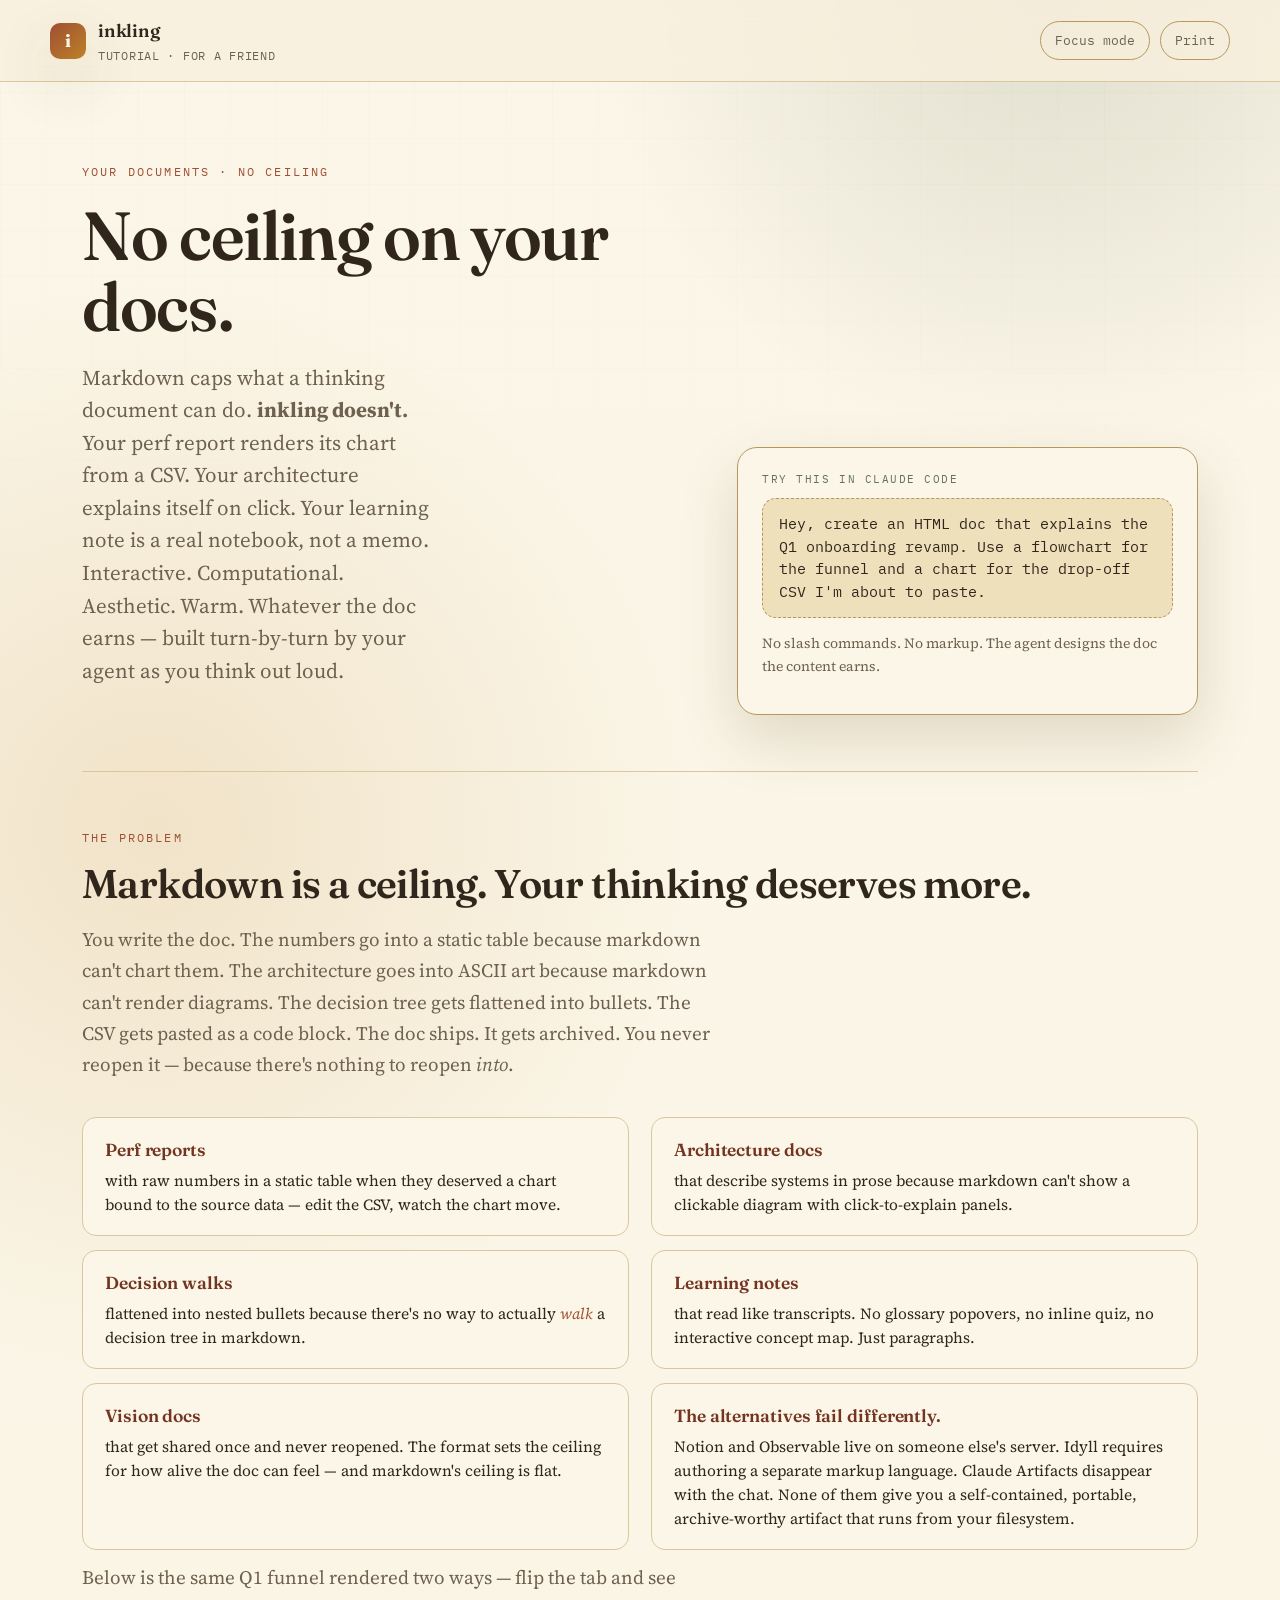
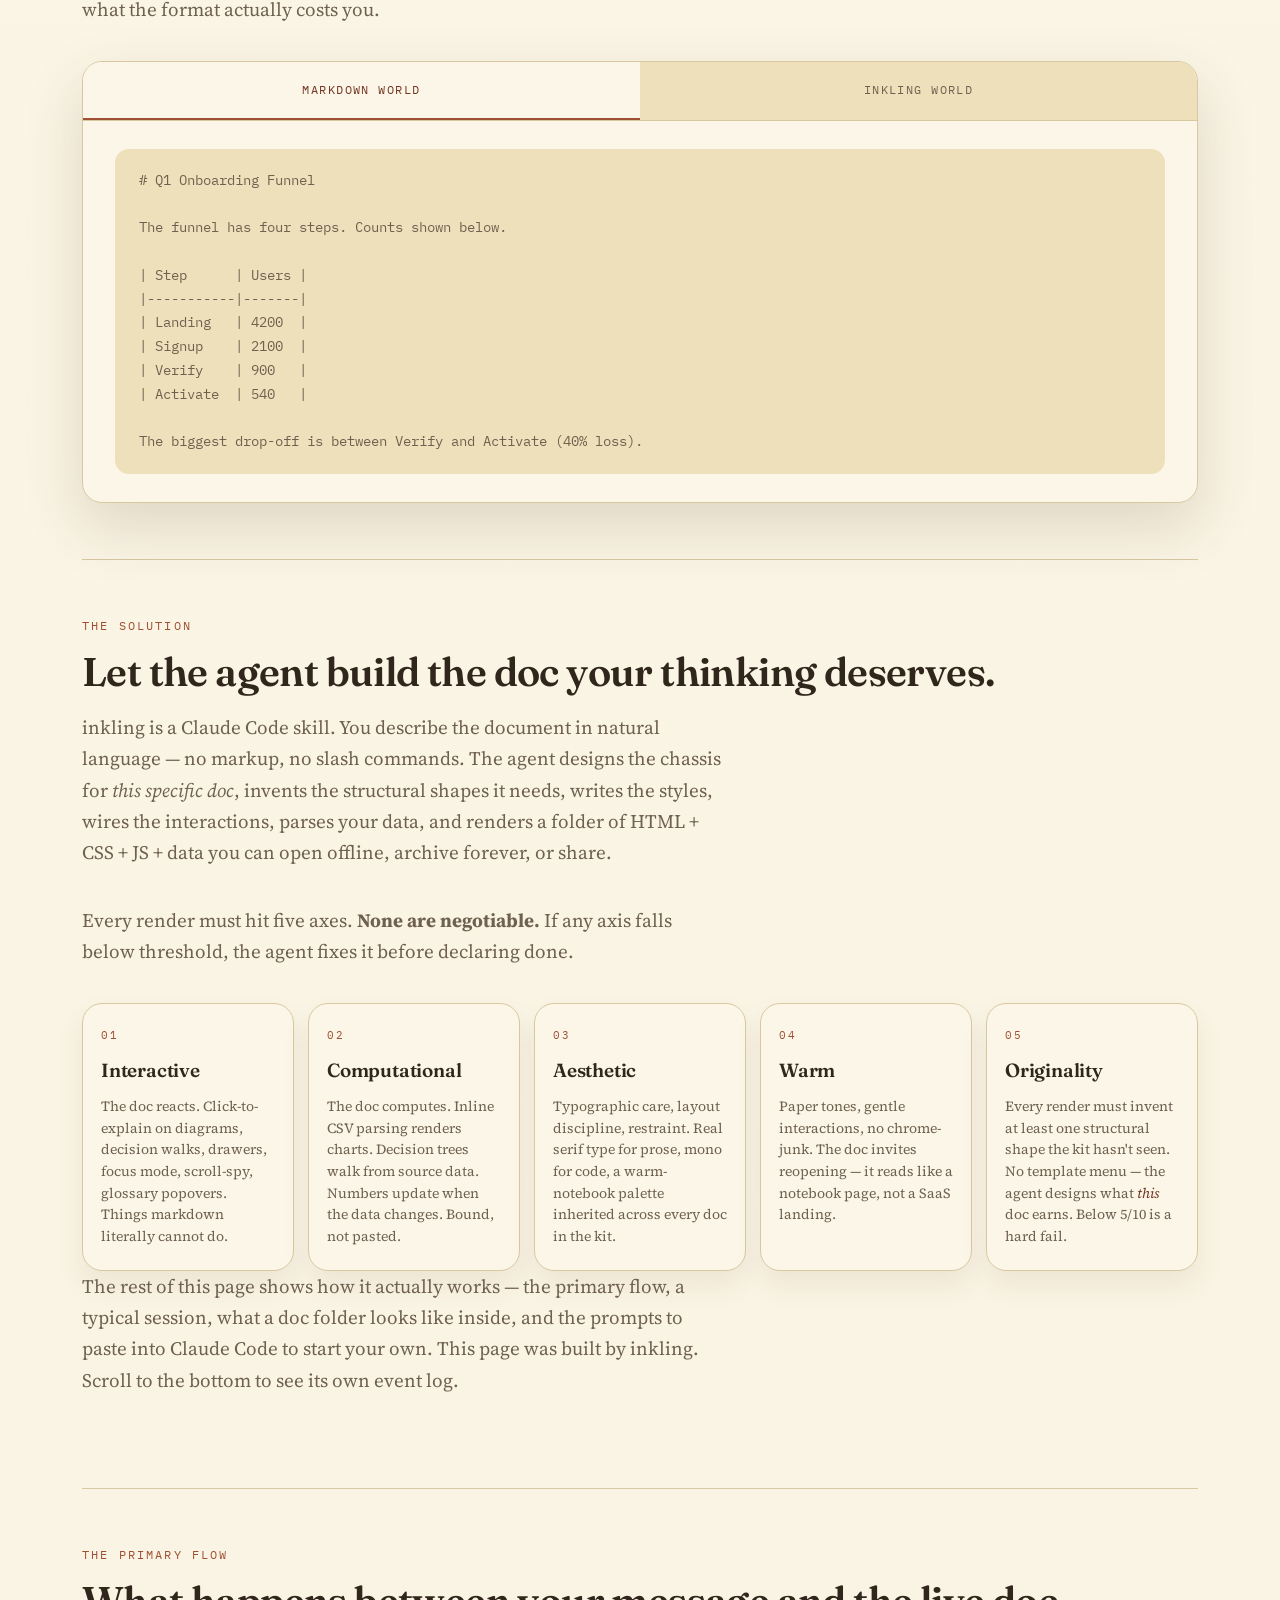
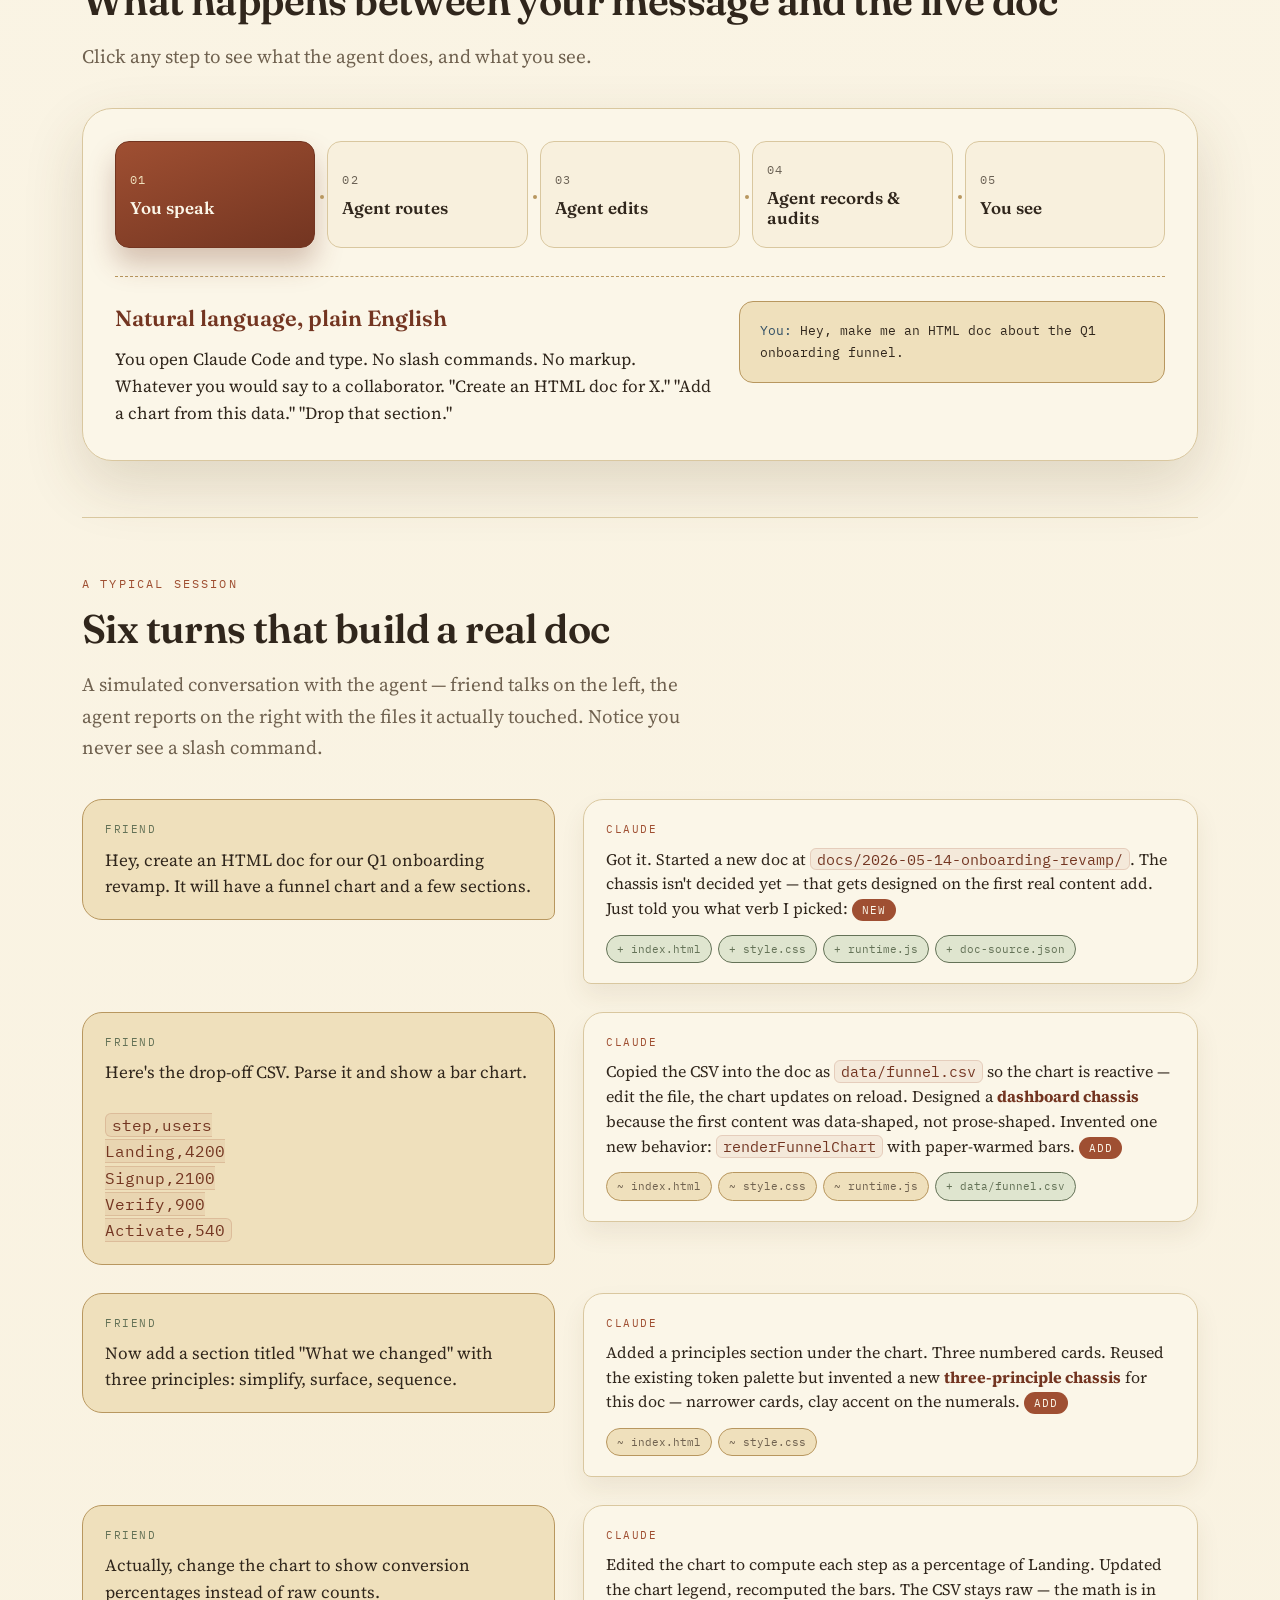
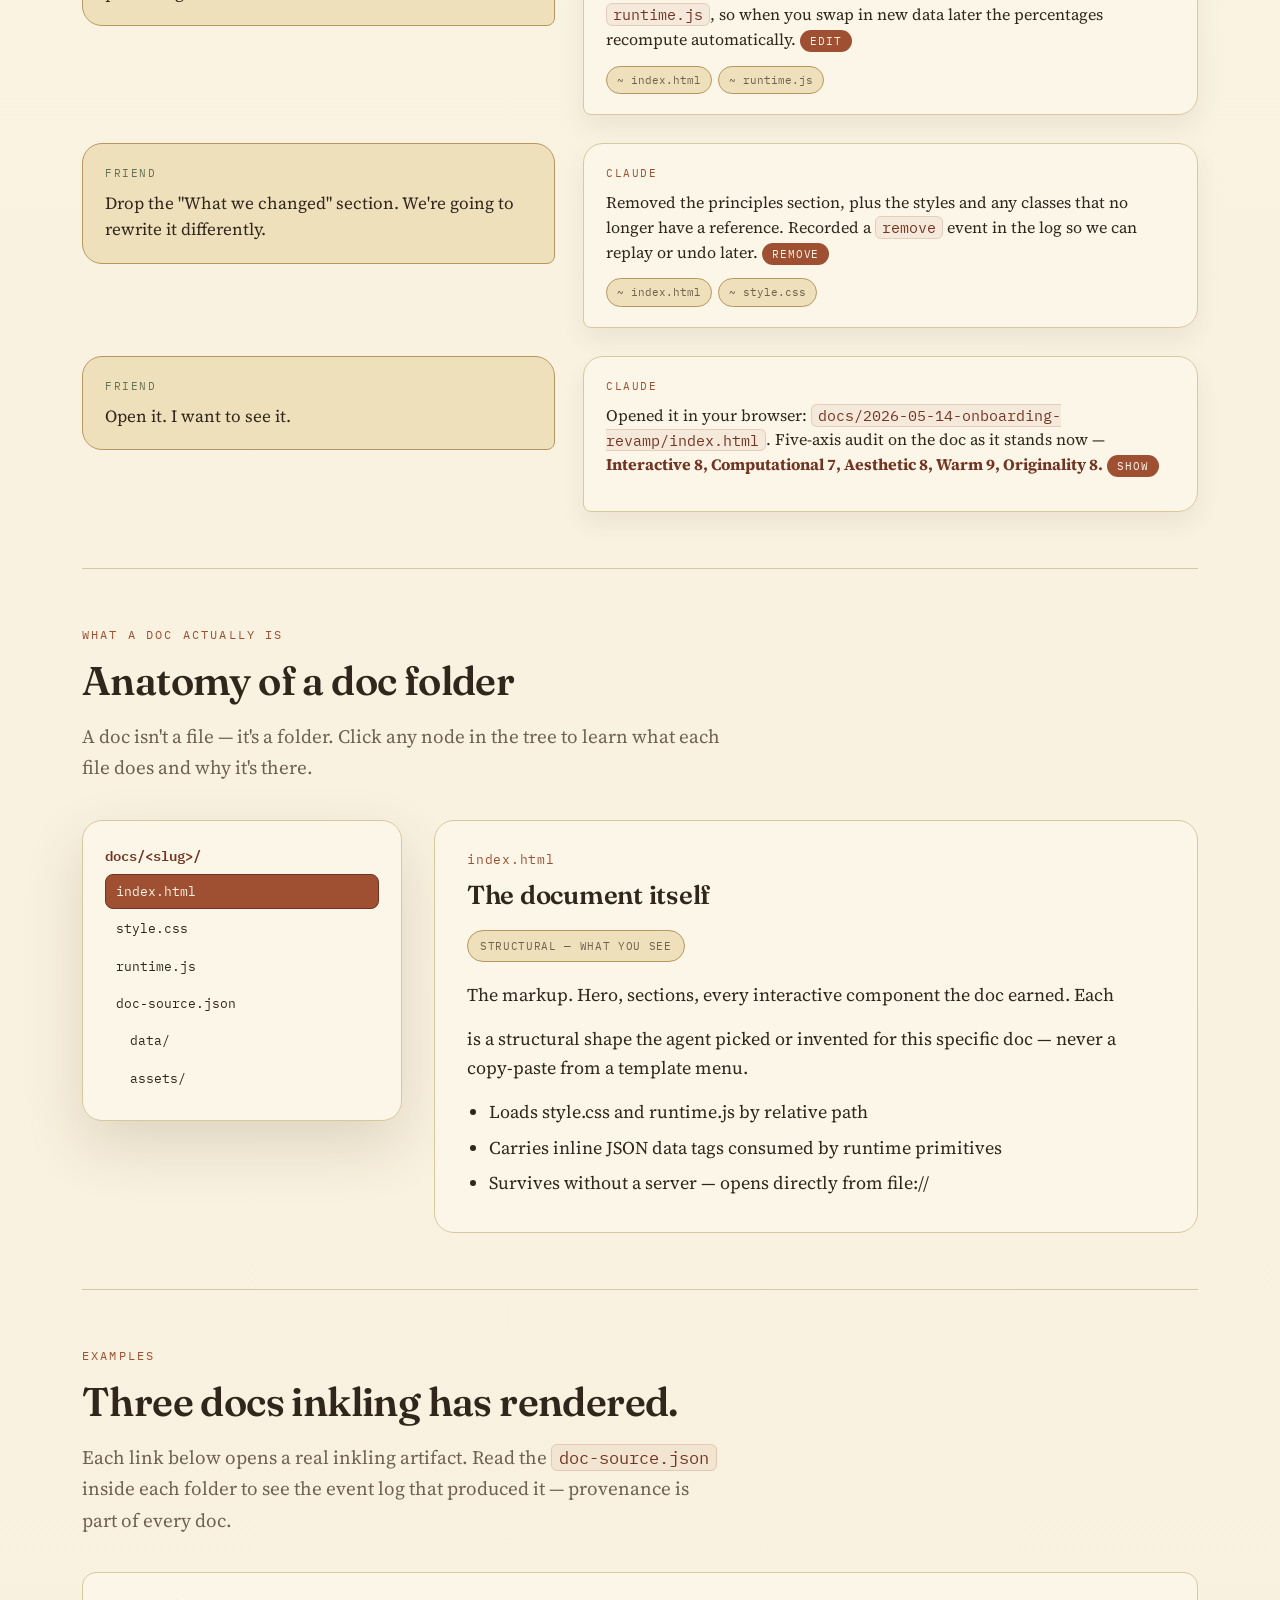
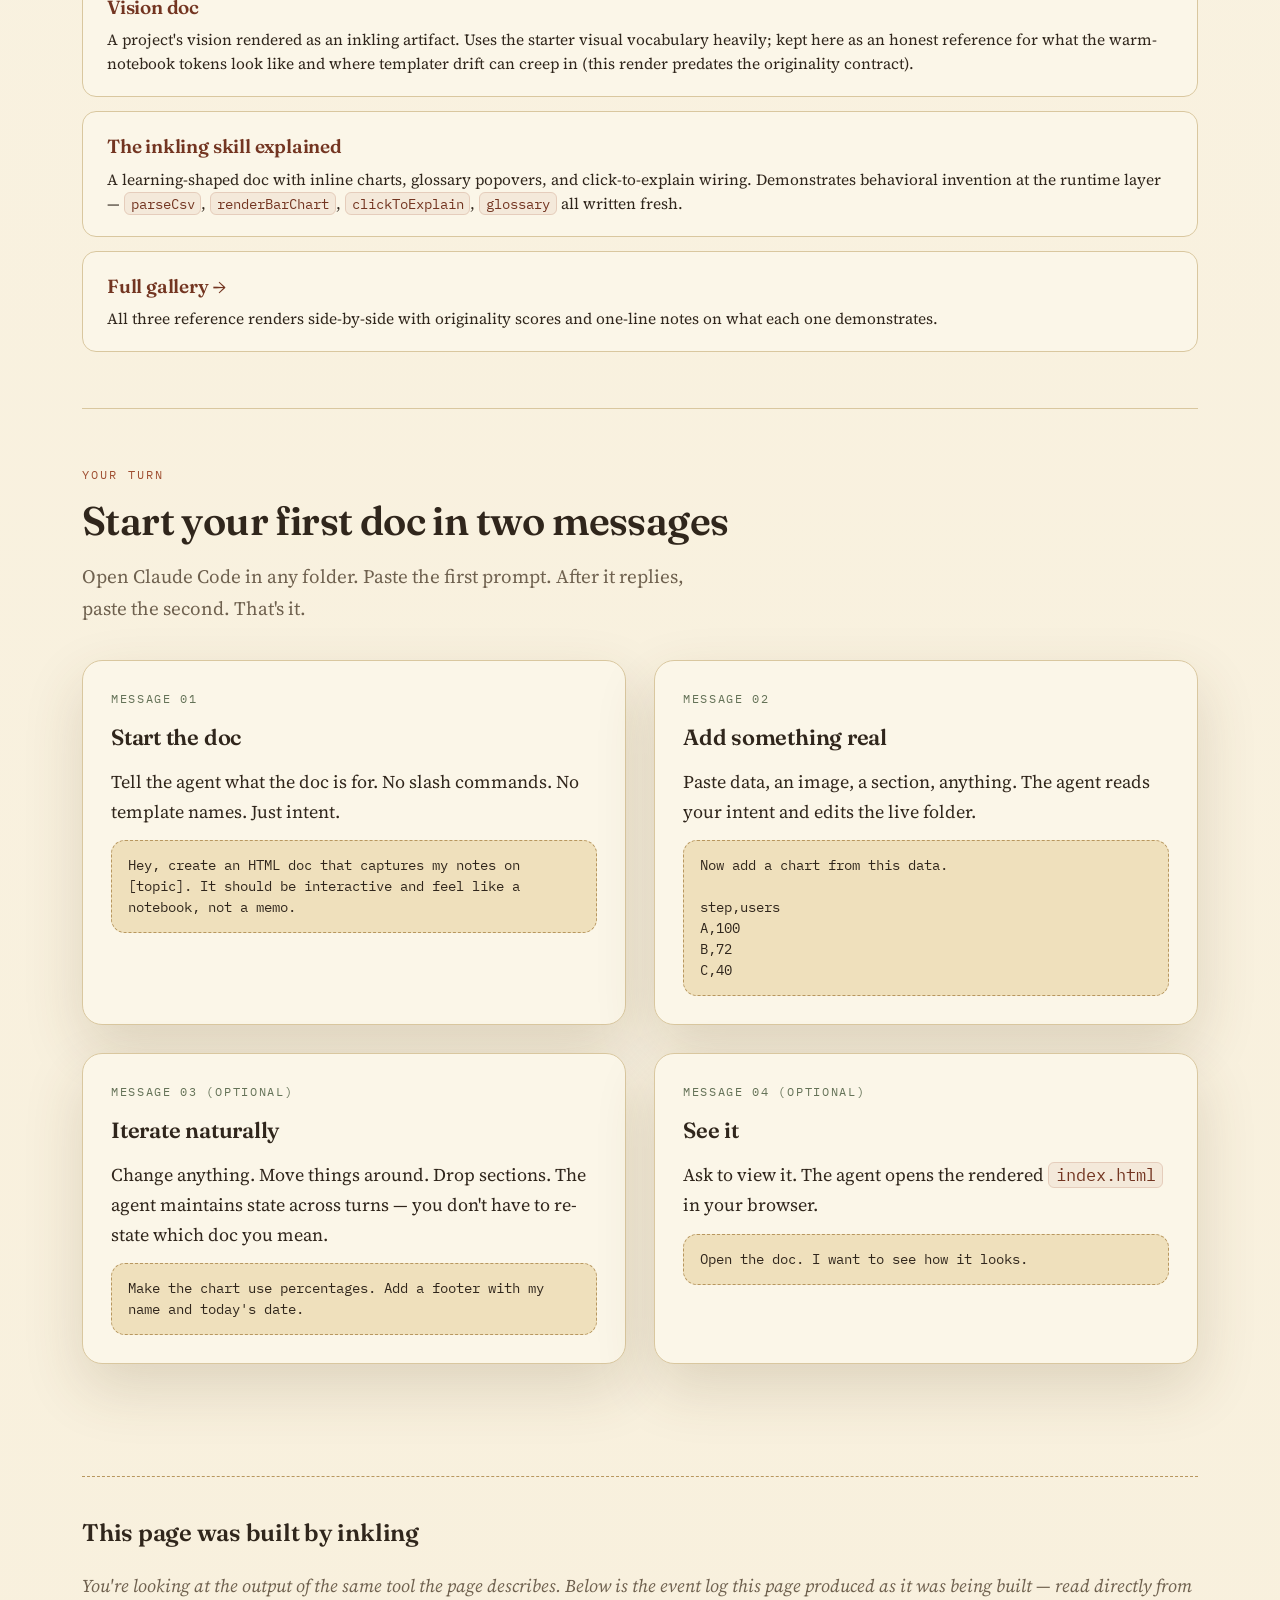
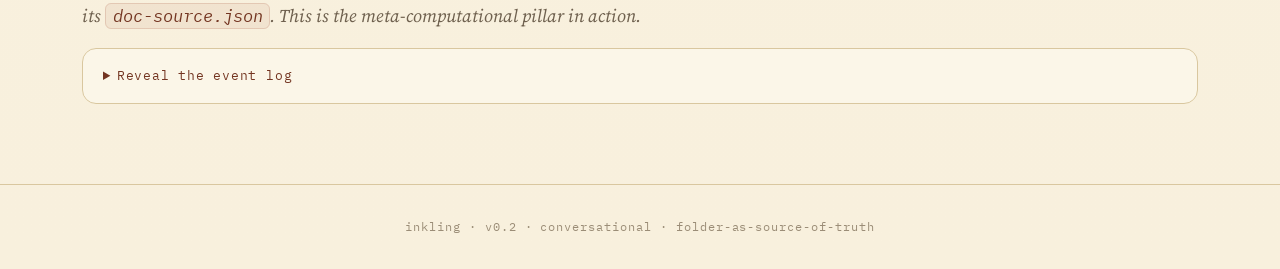
<file: docs/index.html>
<!doctype html>
<html lang="en">
  <head>
    <meta charset="utf-8" />
    <meta name="viewport" content="width=device-width, initial-scale=1" />
    <meta name="description" content="inkling — a Claude Code skill that builds HTML thinking documents with no ceiling. Interactive, computational, aesthetic, warm. Whatever the doc earns. Built turn-by-turn by your agent as you think out loud." />
    <title>inkling — no ceiling on your docs</title>
    <link rel="preconnect" href="https://fonts.googleapis.com" />
    <link rel="preconnect" href="https://fonts.gstatic.com" crossorigin />
    <link
      href="https://fonts.googleapis.com/css2?family=Fraunces:opsz,wght,SOFT@9..144,450..750,60&family=Source+Serif+4:opsz,wght@8..60,400..700&family=IBM+Plex+Mono:wght@400;500;600&display=swap"
      rel="stylesheet"
    />
    <link rel="stylesheet" href="style.css" />
  </head>
  <body>
    <div class="progress" aria-hidden="true"></div>

    <header class="topbar">
      <div class="shell topbar-inner">
        <a class="brand" href="#top" aria-label="Back to top">
          <span class="mark">i</span>
          <span>
            <span class="name">inkling</span>
            <span class="kind">Tutorial · for a friend</span>
          </span>
        </a>
        <div class="actions">
          <button class="ghost-button" type="button" id="focusToggle" aria-pressed="false">Focus mode</button>
          <button class="ghost-button" type="button" id="printButton">Print</button>
        </div>
      </div>
    </header>

    <main id="top" class="shell">
      <!-- HERO -->
      <section class="hero" aria-labelledby="title">
        <div>
          <div class="eyebrow">your documents · no ceiling</div>
          <h1 id="title" contenteditable="true">No ceiling on your docs.</h1>
          <p class="lede" contenteditable="true">
            Markdown caps what a thinking document can do. <strong>inkling doesn't.</strong>
            Your perf report renders its chart from a CSV. Your architecture explains itself
            on click. Your learning note is a real notebook, not a memo. Interactive.
            Computational. Aesthetic. Warm. Whatever the doc earns — built turn-by-turn by
            your agent as you think out loud.
          </p>
        </div>
        <aside class="cta" aria-label="Try this exact prompt">
          <div class="label">Try this in Claude Code</div>
          <div class="prompt" contenteditable="true">
            Hey, create an HTML doc that explains the Q1 onboarding revamp. Use a flowchart for the funnel and a chart for the drop-off CSV I'm about to paste.
          </div>
          <p class="note">No slash commands. No markup. The agent designs the doc the content earns.</p>
        </aside>
      </section>

      <!-- PROBLEM -->
      <section class="section" aria-labelledby="problem-h">
        <div class="eyebrow">the problem</div>
        <h2 id="problem-h">Markdown is a ceiling. Your thinking deserves more.</h2>
        <p class="intro">
          You write the doc. The numbers go into a static table because markdown can't chart them.
          The architecture goes into ASCII art because markdown can't render diagrams.
          The decision tree gets flattened into bullets. The CSV gets pasted as a code block.
          The doc ships. It gets archived. You never reopen it — because there's nothing
          to reopen <em>into</em>.
        </p>

        <ul class="problem-grid">
          <li>
            <strong>Perf reports</strong>
            with raw numbers in a static table when they deserved a chart bound to the
            source data — edit the CSV, watch the chart move.
          </li>
          <li>
            <strong>Architecture docs</strong>
            that describe systems in prose because markdown can't show a clickable
            diagram with click-to-explain panels.
          </li>
          <li>
            <strong>Decision walks</strong>
            flattened into nested bullets because there's no way to actually <em>walk</em>
            a decision tree in markdown.
          </li>
          <li>
            <strong>Learning notes</strong>
            that read like transcripts. No glossary popovers, no inline quiz, no
            interactive concept map. Just paragraphs.
          </li>
          <li>
            <strong>Vision docs</strong>
            that get shared once and never reopened. The format sets the ceiling for
            how alive the doc can feel — and markdown's ceiling is flat.
          </li>
          <li>
            <strong>The alternatives fail differently.</strong>
            Notion and Observable live on someone else's server. Idyll requires
            authoring a separate markup language. Claude Artifacts disappear with the
            chat. None of them give you a self-contained, portable, archive-worthy
            artifact that runs from your filesystem.
          </li>
        </ul>

        <p class="intro intro--spaced">
          Below is the same Q1 funnel rendered two ways — flip the tab and see what
          the format actually costs you.
        </p>

        <div class="compare" data-compare>
          <div class="tabs" role="tablist">
            <button class="tab" type="button" data-key="md" aria-pressed="true">Markdown world</button>
            <button class="tab" type="button" data-key="doc">inkling world</button>
          </div>
          <div class="panels">
            <div class="panel md-panel" data-key="md" data-active="true"># Q1 Onboarding Funnel

The funnel has four steps. Counts shown below.

| Step      | Users |
|-----------|-------|
| Landing   | 4200  |
| Signup    | 2100  |
| Verify    | 900   |
| Activate  | 540   |

The biggest drop-off is between Verify and Activate (40% loss).</div>
            <div class="panel doc-panel" data-key="doc" data-active="false">
              <div class="funnel" data-funnel>
                <div class="funnel-head">
                  <div>
                    <h3 class="funnel-title">Q1 Onboarding Funnel</h3>
                    <p class="funnel-sub">Hover any bar. Click for context. Toggle the view.</p>
                  </div>
                  <div class="funnel-toggle" role="tablist" aria-label="Funnel view">
                    <button type="button" data-mode="pct" aria-pressed="true">Conversion %</button>
                    <button type="button" data-mode="raw" aria-pressed="false">Raw counts</button>
                  </div>
                </div>
                <div class="funnel-bars" aria-live="polite"></div>
                <div class="funnel-drawer" data-open="false" role="region" aria-live="polite">
                  <div class="drawer-title"></div>
                  <p class="drawer-body"></p>
                </div>
                <p class="funnel-foot">
                  Bars and labels are computed from the JSON below — the doc reads its own data.
                  Markdown can't do any of this. Inkling treats it as the default.
                </p>
                <div class="funnel-tip" aria-hidden="true"></div>
              </div>
            </div>
          </div>
        </div>
      </section>

      <!-- SOLUTION -->
      <section class="section" aria-labelledby="solution-h">
        <div class="eyebrow">the solution</div>
        <h2 id="solution-h">Let the agent build the doc your thinking deserves.</h2>
        <p class="intro">
          inkling is a Claude Code skill. You describe the document in natural language —
          no markup, no slash commands. The agent designs the chassis for <em>this specific
          doc</em>, invents the structural shapes it needs, writes the styles, wires the
          interactions, parses your data, and renders a folder of HTML + CSS + JS + data
          you can open offline, archive forever, or share.
        </p>
        <p class="intro">
          Every render must hit five axes. <strong>None are negotiable.</strong>
          If any axis falls below threshold, the agent fixes it before declaring done.
        </p>

        <div class="pillars-grid">
          <div class="pillar">
            <div class="pillar-n">01</div>
            <h3>Interactive</h3>
            <p>The doc reacts. Click-to-explain on diagrams, decision walks, drawers, focus mode, scroll-spy, glossary popovers. Things markdown literally cannot do.</p>
          </div>
          <div class="pillar">
            <div class="pillar-n">02</div>
            <h3>Computational</h3>
            <p>The doc computes. Inline CSV parsing renders charts. Decision trees walk from source data. Numbers update when the data changes. Bound, not pasted.</p>
          </div>
          <div class="pillar">
            <div class="pillar-n">03</div>
            <h3>Aesthetic</h3>
            <p>Typographic care, layout discipline, restraint. Real serif type for prose, mono for code, a warm-notebook palette inherited across every doc in the kit.</p>
          </div>
          <div class="pillar">
            <div class="pillar-n">04</div>
            <h3>Warm</h3>
            <p>Paper tones, gentle interactions, no chrome-junk. The doc invites reopening — it reads like a notebook page, not a SaaS landing.</p>
          </div>
          <div class="pillar">
            <div class="pillar-n">05</div>
            <h3>Originality</h3>
            <p>Every render must invent at least one structural shape the kit hasn't seen. No template menu — the agent designs what <em>this</em> doc earns. Below 5/10 is a hard fail.</p>
          </div>
        </div>

        <p class="intro intro--lead-in">
          The rest of this page shows how it actually works — the primary flow, a
          typical session, what a doc folder looks like inside, and the prompts to paste
          into Claude Code to start your own. This page was built by inkling. Scroll to
          the bottom to see its own event log.
        </p>
      </section>

      <!-- FLOW -->
      <section class="section" aria-labelledby="flow-h">
        <div class="eyebrow">The primary flow</div>
        <h2 id="flow-h">What happens between your message and the live doc</h2>
        <p class="intro">Click any step to see what the agent does, and what you see.</p>

        <div class="flow-stepper" data-flow>
          <div class="steps" role="tablist" aria-label="Flow steps"></div>
          <div class="panel">
            <div class="text"></div>
            <div class="example"></div>
          </div>
        </div>
      </section>

      <!-- CONVERSATION SIMULATOR -->
      <section class="section" aria-labelledby="convo-h">
        <div class="eyebrow">A typical session</div>
        <h2 id="convo-h">Six turns that build a real doc</h2>
        <p class="intro">
          A simulated conversation with the agent — friend talks on the left, the agent
          reports on the right with the files it actually touched. Notice you never see a
          slash command.
        </p>

        <div class="convo">
          <!-- turn 1 -->
          <div class="turn">
            <div class="friend">
              <div class="who">Friend</div>
              <div class="says">Hey, create an HTML doc for our Q1 onboarding revamp. It will have a funnel chart and a few sections.</div>
            </div>
            <div class="agent">
              <div class="who">Claude</div>
              <div class="does">
                Got it. Started a new doc at <code>docs/2026-05-14-onboarding-revamp/</code>.
                The chassis isn't decided yet — that gets designed on the first real content add.
                Just told you what verb I picked: <span class="verb-chip">new</span>
              </div>
              <div class="chips">
                <span class="file-chip added">+ index.html</span>
                <span class="file-chip added">+ style.css</span>
                <span class="file-chip added">+ runtime.js</span>
                <span class="file-chip added">+ doc-source.json</span>
              </div>
            </div>
          </div>

          <!-- turn 2 -->
          <div class="turn">
            <div class="friend">
              <div class="who">Friend</div>
              <div class="says">Here's the drop-off CSV. Parse it and show a bar chart. <br /><br /><code>step,users<br />Landing,4200<br />Signup,2100<br />Verify,900<br />Activate,540</code></div>
            </div>
            <div class="agent">
              <div class="who">Claude</div>
              <div class="does">
                Copied the CSV into the doc as <code>data/funnel.csv</code> so the chart
                is reactive — edit the file, the chart updates on reload. Designed a
                <strong>dashboard chassis</strong> because the first content was data-shaped,
                not prose-shaped. Invented one new behavior: <code>renderFunnelChart</code>
                with paper-warmed bars. <span class="verb-chip">add</span>
              </div>
              <div class="chips">
                <span class="file-chip">~ index.html</span>
                <span class="file-chip">~ style.css</span>
                <span class="file-chip">~ runtime.js</span>
                <span class="file-chip added">+ data/funnel.csv</span>
              </div>
            </div>
          </div>

          <!-- turn 3 -->
          <div class="turn">
            <div class="friend">
              <div class="who">Friend</div>
              <div class="says">Now add a section titled "What we changed" with three principles: simplify, surface, sequence.</div>
            </div>
            <div class="agent">
              <div class="who">Claude</div>
              <div class="does">
                Added a principles section under the chart. Three numbered cards.
                Reused the existing token palette but invented a new
                <strong>three-principle chassis</strong> for this doc — narrower cards,
                clay accent on the numerals. <span class="verb-chip">add</span>
              </div>
              <div class="chips">
                <span class="file-chip">~ index.html</span>
                <span class="file-chip">~ style.css</span>
              </div>
            </div>
          </div>

          <!-- turn 4 -->
          <div class="turn">
            <div class="friend">
              <div class="who">Friend</div>
              <div class="says">Actually, change the chart to show conversion percentages instead of raw counts.</div>
            </div>
            <div class="agent">
              <div class="who">Claude</div>
              <div class="does">
                Edited the chart to compute each step as a percentage of Landing.
                Updated the chart legend, recomputed the bars. The CSV stays raw —
                the math is in <code>runtime.js</code>, so when you swap in new data later
                the percentages recompute automatically. <span class="verb-chip">edit</span>
              </div>
              <div class="chips">
                <span class="file-chip">~ index.html</span>
                <span class="file-chip">~ runtime.js</span>
              </div>
            </div>
          </div>

          <!-- turn 5 -->
          <div class="turn">
            <div class="friend">
              <div class="who">Friend</div>
              <div class="says">Drop the "What we changed" section. We're going to rewrite it differently.</div>
            </div>
            <div class="agent">
              <div class="who">Claude</div>
              <div class="does">
                Removed the principles section, plus the styles and any classes that no
                longer have a reference. Recorded a <code>remove</code> event in the log so
                we can replay or undo later. <span class="verb-chip">remove</span>
              </div>
              <div class="chips">
                <span class="file-chip">~ index.html</span>
                <span class="file-chip">~ style.css</span>
              </div>
            </div>
          </div>

          <!-- turn 6 -->
          <div class="turn">
            <div class="friend">
              <div class="who">Friend</div>
              <div class="says">Open it. I want to see it.</div>
            </div>
            <div class="agent">
              <div class="who">Claude</div>
              <div class="does">
                Opened it in your browser:
                <code>docs/2026-05-14-onboarding-revamp/index.html</code>.
                Five-axis audit on the doc as it stands now —
                <strong>Interactive 8, Computational 7, Aesthetic 8, Warm 9, Originality 8.</strong>
                <span class="verb-chip">show</span>
              </div>
              <div class="chips"></div>
            </div>
          </div>
        </div>
      </section>

      <!-- ANATOMY -->
      <section class="section" aria-labelledby="anatomy-h">
        <div class="eyebrow">What a doc actually is</div>
        <h2 id="anatomy-h">Anatomy of a doc folder</h2>
        <p class="intro">
          A doc isn't a file — it's a folder. Click any node in the tree to learn
          what each file does and why it's there.
        </p>

        <div class="anatomy" data-anatomy>
          <div class="tree" aria-label="Folder tree">
            <div class="root">docs/&lt;slug&gt;/</div>
            <button data-file="index">index.html</button>
            <button data-file="style">style.css</button>
            <button data-file="runtime">runtime.js</button>
            <button data-file="manifest">doc-source.json</button>
            <div class="indent">
              <button data-file="data">data/</button>
              <button data-file="assets">assets/</button>
            </div>
          </div>
          <div class="detail" role="region" aria-live="polite"></div>
        </div>
      </section>

      <!-- EXAMPLES TEASER -->
      <section class="section" aria-labelledby="examples-h">
        <div class="eyebrow">examples</div>
        <h2 id="examples-h">Three docs inkling has rendered.</h2>
        <p class="intro">
          Each link below opens a real inkling artifact. Read the
          <code>doc-source.json</code> inside each folder to see the event log that
          produced it — provenance is part of every doc.
        </p>

        <ul class="examples-list">
          <li>
            <a href="./examples/vision/">
              <strong>Vision doc</strong>
              A project's vision rendered as an inkling artifact. Uses the starter
              visual vocabulary heavily; kept here as an honest reference for what
              the warm-notebook tokens look like and where templater drift can
              creep in (this render predates the originality contract).
            </a>
          </li>
          <li>
            <a href="./examples/doc-explained/">
              <strong>The inkling skill explained</strong>
              A learning-shaped doc with inline charts, glossary popovers, and
              click-to-explain wiring. Demonstrates behavioral invention at the
              runtime layer — <code>parseCsv</code>, <code>renderBarChart</code>,
              <code>clickToExplain</code>, <code>glossary</code> all written fresh.
            </a>
          </li>
          <li>
            <a href="./examples/">
              <strong>Full gallery →</strong>
              All three reference renders side-by-side with originality scores and
              one-line notes on what each one demonstrates.
            </a>
          </li>
        </ul>
      </section>

      <!-- TRY IT -->
      <section class="section" aria-labelledby="try-h">
        <div class="eyebrow">Your turn</div>
        <h2 id="try-h">Start your first doc in two messages</h2>
        <p class="intro">
          Open Claude Code in any folder. Paste the first prompt. After it replies,
          paste the second. That's it.
        </p>

        <div class="try-it">
          <div class="card">
            <div class="step-n">Message 01</div>
            <h3>Start the doc</h3>
            <p>Tell the agent what the doc is for. No slash commands. No template names. Just intent.</p>
            <div class="prompt">Hey, create an HTML doc that captures my notes on [topic]. It should be interactive and feel like a notebook, not a memo.</div>
          </div>
          <div class="card">
            <div class="step-n">Message 02</div>
            <h3>Add something real</h3>
            <p>Paste data, an image, a section, anything. The agent reads your intent and edits the live folder.</p>
            <div class="prompt">Now add a chart from this data. <br /><br />step,users<br />A,100<br />B,72<br />C,40</div>
          </div>
          <div class="card">
            <div class="step-n">Message 03 (optional)</div>
            <h3>Iterate naturally</h3>
            <p>Change anything. Move things around. Drop sections. The agent maintains state across turns — you don't have to re-state which doc you mean.</p>
            <div class="prompt">Make the chart use percentages. Add a footer with my name and today's date.</div>
          </div>
          <div class="card">
            <div class="step-n">Message 04 (optional)</div>
            <h3>See it</h3>
            <p>Ask to view it. The agent opens the rendered <code>index.html</code> in your browser.</p>
            <div class="prompt">Open the doc. I want to see how it looks.</div>
          </div>
        </div>
      </section>

      <!-- META FOOTER -->
      <section class="meta-foot" data-event-log aria-labelledby="meta-h">
        <h2 id="meta-h">This page was built by inkling</h2>
        <p class="lede">
          You're looking at the output of the same tool the page describes. Below is
          the event log this page produced as it was being built — read directly from
          its <code>doc-source.json</code>. This is the meta-computational pillar in action.
        </p>
        <details>
          <summary>Reveal the event log</summary>
          <pre>(loading…)</pre>
        </details>
      </section>
    </main>

    <footer class="footer">
      <div class="shell">inkling · v0.2 · conversational · folder-as-source-of-truth</div>
    </footer>

    <!-- data tags consumed by runtime.js -->
    <script type="application/json" id="flow-data">[
      {
        "title": "You speak",
        "what": "Natural language, plain English",
        "detail": "You open Claude Code and type. No slash commands. No markup. Whatever you would say to a collaborator. \"Create an HTML doc for X.\" \"Add a chart from this data.\" \"Drop that section.\"",
        "example": "<span class=\"you\">You:</span> Hey, make me an HTML doc about the Q1 onboarding funnel."
      },
      {
        "title": "Agent routes",
        "what": "Intent recognised, verb chosen silently",
        "detail": "The agent maps your message to one of its internal verbs (new, add, edit, remove, show, freeze, replay). You never see this step — it just happens.",
        "example": "<span class=\"agent\">Agent (internal):</span> intent → new; title = Q1 onboarding funnel; slug = 2026-05-14-onboarding-funnel"
      },
      {
        "title": "Agent edits",
        "what": "The live doc folder gets updated",
        "detail": "Whichever files need to change, do. index.html, style.css, runtime.js, data/*.csv, assets/*.png — all edited in place. The doc folder is the source of truth, not a markdown file.",
        "example": "<span class=\"files\">+ docs/&lt;slug&gt;/index.html\n+ docs/&lt;slug&gt;/style.css\n+ docs/&lt;slug&gt;/runtime.js\n+ docs/&lt;slug&gt;/doc-source.json</span>"
      },
      {
        "title": "Agent records & audits",
        "what": "Event appended, five axes scored",
        "detail": "An event entry lands in doc-source.json with the verbatim instruction, files touched, structures and behaviors invented, and a one-line summary. The doc is then scored on five axes: Interactive, Computational, Aesthetic, Warm, Originality. Originality below 5 = redo.",
        "example": "<span class=\"agent\">event #1:</span> verb=new · files=[index.html, style.css, runtime.js, doc-source.json] · summary=\"Created empty scaffold with warm-notebook tokens; chassis deferred to first content add.\""
      },
      {
        "title": "You see",
        "what": "Plain-English report, ready for the next turn",
        "detail": "The agent tells you in plain English what it just did — which files changed, what got invented, what the audit looked like. You can keep talking. State carries forward; the current doc context is implicit.",
        "example": "<span class=\"agent\">Agent:</span> Started a new doc at docs/2026-05-14-onboarding-funnel/. Chassis isn't decided yet — that happens on the first real content add."
      }
    ]</script>

    <script type="application/json" id="anatomy-data">[
      {
        "key": "index",
        "path": "index.html",
        "title": "The document itself",
        "role": "Structural — what you see",
        "body": "The markup. Hero, sections, every interactive component the doc earned. Each <section> is a structural shape the agent picked or invented for this specific doc — never a copy-paste from a template menu.",
        "bullets": [
          "Loads style.css and runtime.js by relative path",
          "Carries inline JSON data tags consumed by runtime primitives",
          "Survives without a server — opens directly from file://"
        ]
      },
      {
        "key": "style",
        "path": "style.css",
        "title": "Tokens inherited, layout authored fresh",
        "role": "Visual — how it feels",
        "body": "Inherits the warm-notebook tokens (color, type, spacing) so every doc in the kit looks like part of the same library. Beyond tokens, the layout and chassis are authored fresh for this specific doc.",
        "bullets": [
          "Tokens carry forward; chassis does not",
          "Per-event extensions appended with comment markers",
          "No inline style=\"\" attributes anywhere"
        ]
      },
      {
        "key": "runtime",
        "path": "runtime.js",
        "title": "Chrome + behavioral primitives",
        "role": "Behavioral — what the doc can do",
        "body": "Holds the UI chrome (progress bar, focus toggle, print) plus any computational behaviors this doc earned. Each invented primitive carries a comment marker so the agent can find it again on the next event.",
        "bullets": [
          "parseCsv, renderBarChart, clickToExplain, glossary, and whatever this doc invented",
          "window.docKit exports primitives for per-doc inline scripts",
          "Pinned at the latest event's state for archive permanence"
        ]
      },
      {
        "key": "manifest",
        "path": "doc-source.json",
        "title": "The lossless history of the doc",
        "role": "Provenance — how it was built",
        "body": "An append-only event log. Every new, add, edit, remove appends one entry. The doc can be replayed deterministically from this log to verify it isn't drifting. The agent reads this on every turn to keep context.",
        "bullets": [
          "events[]: timestamp, verb, instruction, files touched, summary",
          "structures_invented and behaviors_invented per event",
          "doc_audit: live five-axis scoreboard"
        ]
      },
      {
        "key": "data",
        "path": "data/",
        "title": "Bound data, not pasted numbers",
        "role": "Reactive — edits propagate",
        "body": "Any CSV, JSON, or tabular data the doc references lives here. Charts and tables bind to these files by relative path, so editing the data updates the rendered output on reload. This is what makes the kit computational instead of decorative.",
        "bullets": [
          "Created lazily on first event that adds data",
          "Each file's sha256 recorded in the manifest",
          "Stays inside the doc folder — portable as a unit"
        ]
      },
      {
        "key": "assets",
        "path": "assets/",
        "title": "Images and static files",
        "role": "Portable — travels with the doc",
        "body": "Anything else the doc references — images, icons, fonts you want bundled, downloads. Lives inside the doc folder so the artifact is self-contained. Optional freeze step inlines these as data URLs for single-file sharing.",
        "bullets": [
          "Created lazily on first event that adds an asset",
          "Referenced by relative path in index.html",
          "Inlined as base64 by the freeze verb when needed"
        ]
      }
    ]</script>

    <script type="application/json" id="funnel-data">[
      {
        "step": "Landing",
        "users": 4200,
        "explain": "4,200 visitors hit the landing page in Q1. Source mix: roughly 60% paid (LinkedIn + Google), 40% organic (blog + referrals). This is the baseline every downstream step is measured against."
      },
      {
        "step": "Signup",
        "users": 2100,
        "explain": "50% of visitors started signup. The page-load → signup-start drop is dominated by visitors who weren't ready to commit — the form itself converts well once started. Hero CTA above the fold; secondary CTA in the pricing section."
      },
      {
        "step": "Verify",
        "users": 900,
        "explain": "43% of signups verified their email. Biggest drop in the funnel. Suspects: deliverability (we saw 14% of verification emails route to Promotions in Gmail) and friction (Q1's verify step required a 6-digit code instead of magic link). Q2 plan: switch to magic link + warmed sending domain."
      },
      {
        "step": "Activate",
        "users": 540,
        "explain": "60% of verified users completed activation (created their first project) in the same session. This is the strong part of the funnel — users who verify are committed. The remaining 40% mostly come back within 7 days; lifetime activation is closer to 78%."
      }
    ]</script>

    <script src="runtime.js"></script>
  </body>
</html>
</file>
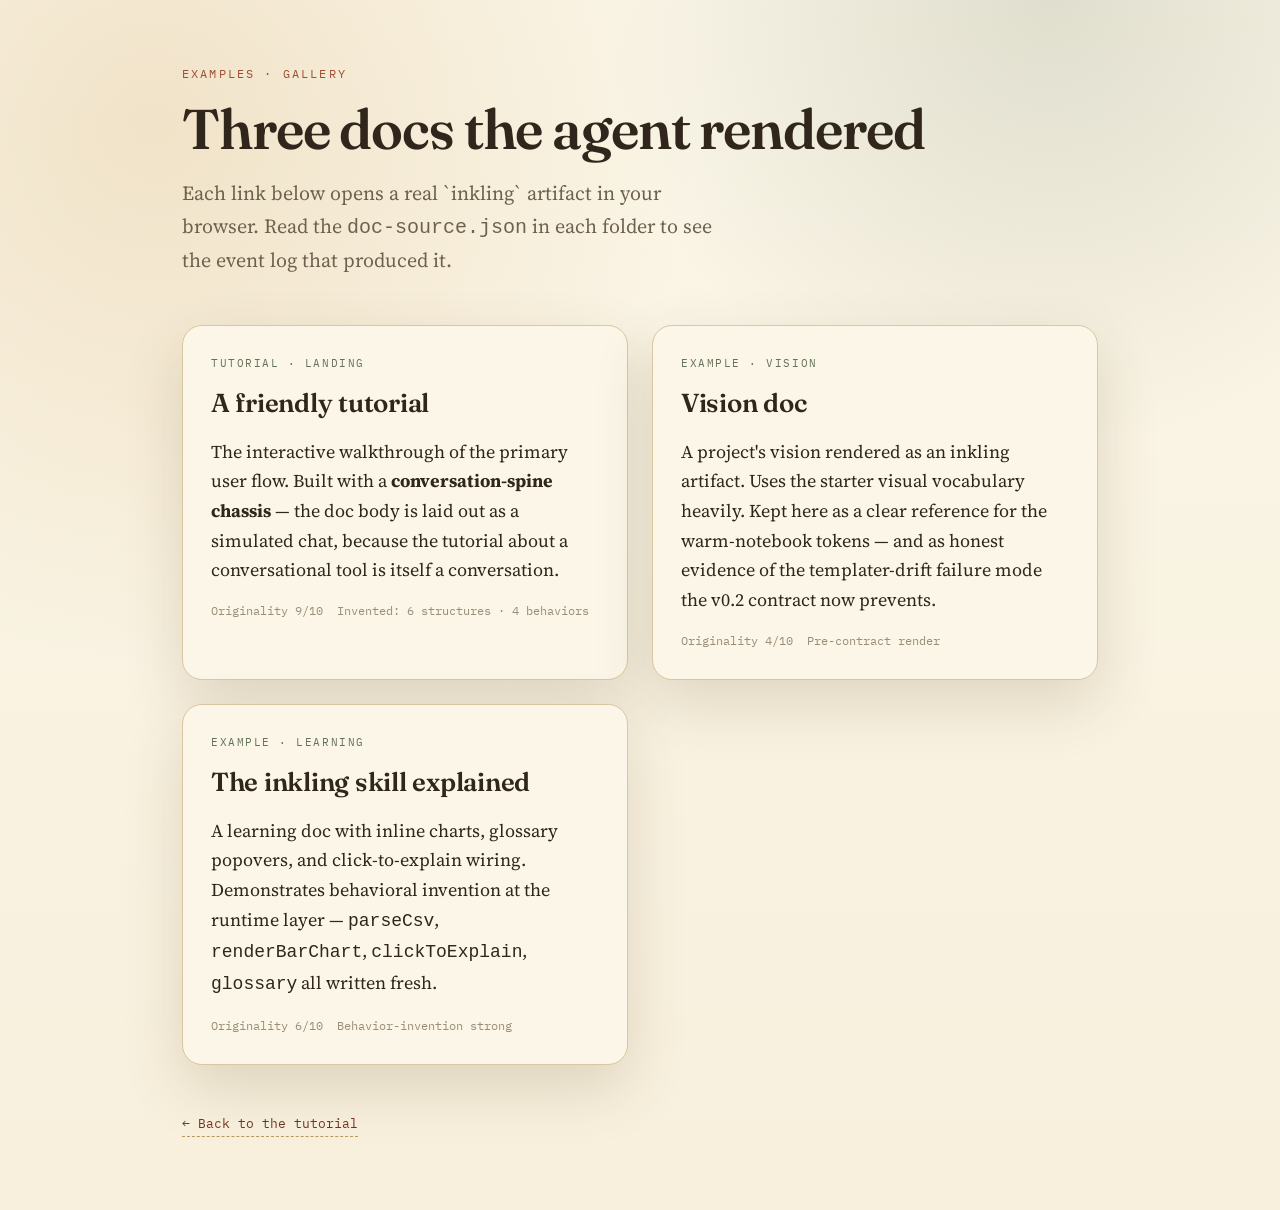
<file: docs/examples/index.html>
<!doctype html>
<html lang="en">
  <head>
    <meta charset="utf-8" />
    <meta name="viewport" content="width=device-width, initial-scale=1" />
    <meta name="description" content="Example docs rendered by inkling — see the conversational HTML doc builder in action." />
    <title>inkling — examples</title>
    <link rel="preconnect" href="https://fonts.googleapis.com" />
    <link rel="preconnect" href="https://fonts.gstatic.com" crossorigin />
    <link
      href="https://fonts.googleapis.com/css2?family=Fraunces:opsz,wght,SOFT@9..144,450..750,60&family=Source+Serif+4:opsz,wght@8..60,400..700&family=IBM+Plex+Mono:wght@400;500;600&display=swap"
      rel="stylesheet"
    />
    <style>
      :root {
        --paper: #f8f0dd;
        --paper-deep: #efe0bc;
        --paper-soft: #fbf6e8;
        --ink: #30261c;
        --ink-muted: #6f614f;
        --ink-faint: #9b8d77;
        --line: #d9c79f;
        --line-strong: #b8975f;
        --clay: #9f4f32;
        --clay-dark: #733521;
        --sage: #647257;
        --ochre: #bd8128;
        --shadow: 0 24px 60px rgba(87, 60, 26, 0.16);
        --serif-display: "Fraunces", "Source Serif 4", Georgia, serif;
        --serif-body: "Source Serif 4", Georgia, serif;
        --mono: "IBM Plex Mono", ui-monospace, SFMono-Regular, Menlo, Consolas, monospace;
      }
      * { box-sizing: border-box; }
      body {
        margin: 0;
        background:
          radial-gradient(circle at 12% 10%, rgba(189, 129, 40, 0.16), transparent 34rem),
          radial-gradient(circle at 82% 0%, rgba(100, 114, 87, 0.18), transparent 28rem),
          linear-gradient(180deg, var(--paper-soft), var(--paper));
        color: var(--ink);
        font-family: var(--serif-body);
        font-size: 18px;
        line-height: 1.65;
        min-height: 100vh;
      }
      .shell { max-width: 980px; margin: 0 auto; padding: 64px 32px 80px; }
      .eyebrow {
        font-family: var(--mono);
        font-size: 12px;
        color: var(--clay);
        letter-spacing: 0.18em;
        text-transform: uppercase;
        margin-bottom: 16px;
      }
      h1 {
        font-family: var(--serif-display);
        font-weight: 600;
        font-size: clamp(36px, 4.6vw, 56px);
        line-height: 1.05;
        letter-spacing: -0.02em;
        margin: 0 0 18px;
      }
      .lede {
        font-size: 20px;
        color: var(--ink-muted);
        max-width: 56ch;
        margin: 0 0 48px;
      }
      .gallery { display: grid; grid-template-columns: 1fr 1fr; gap: 24px; }
      @media (max-width: 720px) { .gallery { grid-template-columns: 1fr; } }
      .card {
        background: var(--paper-soft);
        border: 1px solid var(--line);
        border-radius: 20px;
        padding: 28px;
        box-shadow: var(--shadow);
        text-decoration: none;
        color: inherit;
        transition: transform 160ms ease, border-color 160ms ease;
      }
      .card:hover { transform: translateY(-3px); border-color: var(--clay); }
      .card .kind {
        font-family: var(--mono); font-size: 11px;
        color: var(--sage); letter-spacing: 0.14em; text-transform: uppercase;
        margin-bottom: 10px;
      }
      .card h2 {
        font-family: var(--serif-display); font-weight: 600;
        font-size: 26px; margin: 0 0 12px; letter-spacing: -0.01em;
      }
      .card p { margin: 0 0 16px; color: var(--ink); }
      .card .meta {
        font-family: var(--mono); font-size: 12px; color: var(--ink-faint);
        display: flex; gap: 14px; flex-wrap: wrap;
      }
      .card .meta span { display: inline-flex; align-items: center; gap: 4px; }
      .back {
        font-family: var(--mono); font-size: 13px;
        color: var(--clay-dark); text-decoration: none;
        margin-top: 48px; display: inline-block;
        border-bottom: 1px dashed var(--line-strong);
        padding-bottom: 2px;
      }
      .back:hover { color: var(--clay); }
    </style>
  </head>
  <body>
    <main class="shell">
      <div class="eyebrow">Examples · gallery</div>
      <h1>Three docs the agent rendered</h1>
      <p class="lede">
        Each link below opens a real `inkling` artifact in your browser. Read the
        <code>doc-source.json</code> in each folder to see the event log that produced it.
      </p>

      <div class="gallery">
        <a class="card" href="../">
          <div class="kind">Tutorial · landing</div>
          <h2>A friendly tutorial</h2>
          <p>
            The interactive walkthrough of the primary user flow. Built with a
            <strong>conversation-spine chassis</strong> — the doc body is laid out
            as a simulated chat, because the tutorial about a conversational tool
            is itself a conversation.
          </p>
          <div class="meta">
            <span>Originality 9/10</span>
            <span>Invented: 6 structures · 4 behaviors</span>
          </div>
        </a>

        <a class="card" href="vision/">
          <div class="kind">Example · vision</div>
          <h2>Vision doc</h2>
          <p>
            A project's vision rendered as an inkling artifact. Uses the starter
            visual vocabulary heavily. Kept here as a clear reference for the
            warm-notebook tokens — and as honest evidence of the templater-drift
            failure mode the v0.2 contract now prevents.
          </p>
          <div class="meta">
            <span>Originality 4/10</span>
            <span>Pre-contract render</span>
          </div>
        </a>

        <a class="card" href="doc-explained/">
          <div class="kind">Example · learning</div>
          <h2>The inkling skill explained</h2>
          <p>
            A learning doc with inline charts, glossary popovers, and click-to-explain
            wiring. Demonstrates behavioral invention at the runtime layer —
            <code>parseCsv</code>, <code>renderBarChart</code>,
            <code>clickToExplain</code>, <code>glossary</code> all written fresh.
          </p>
          <div class="meta">
            <span>Originality 6/10</span>
            <span>Behavior-invention strong</span>
          </div>
        </a>
      </div>

      <a class="back" href="../">← Back to the tutorial</a>
    </main>
  </body>
</html>
</file>
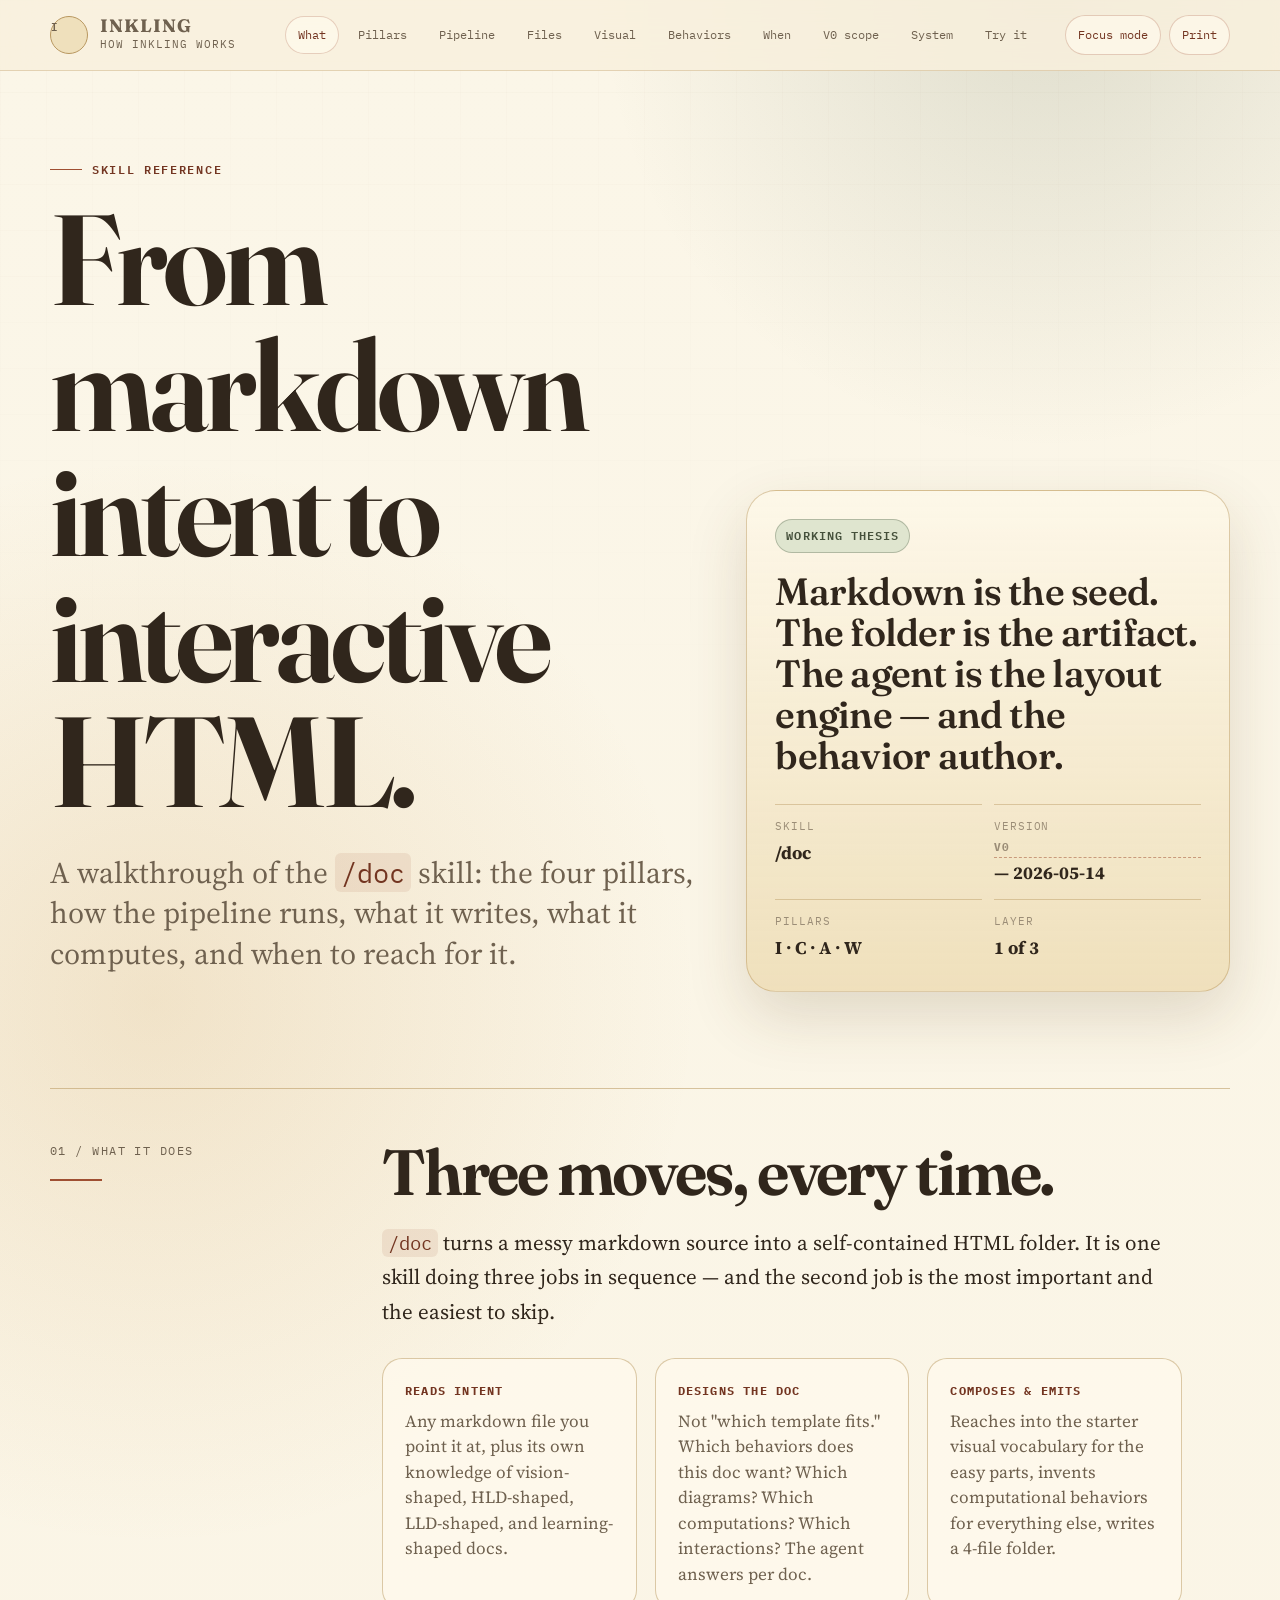
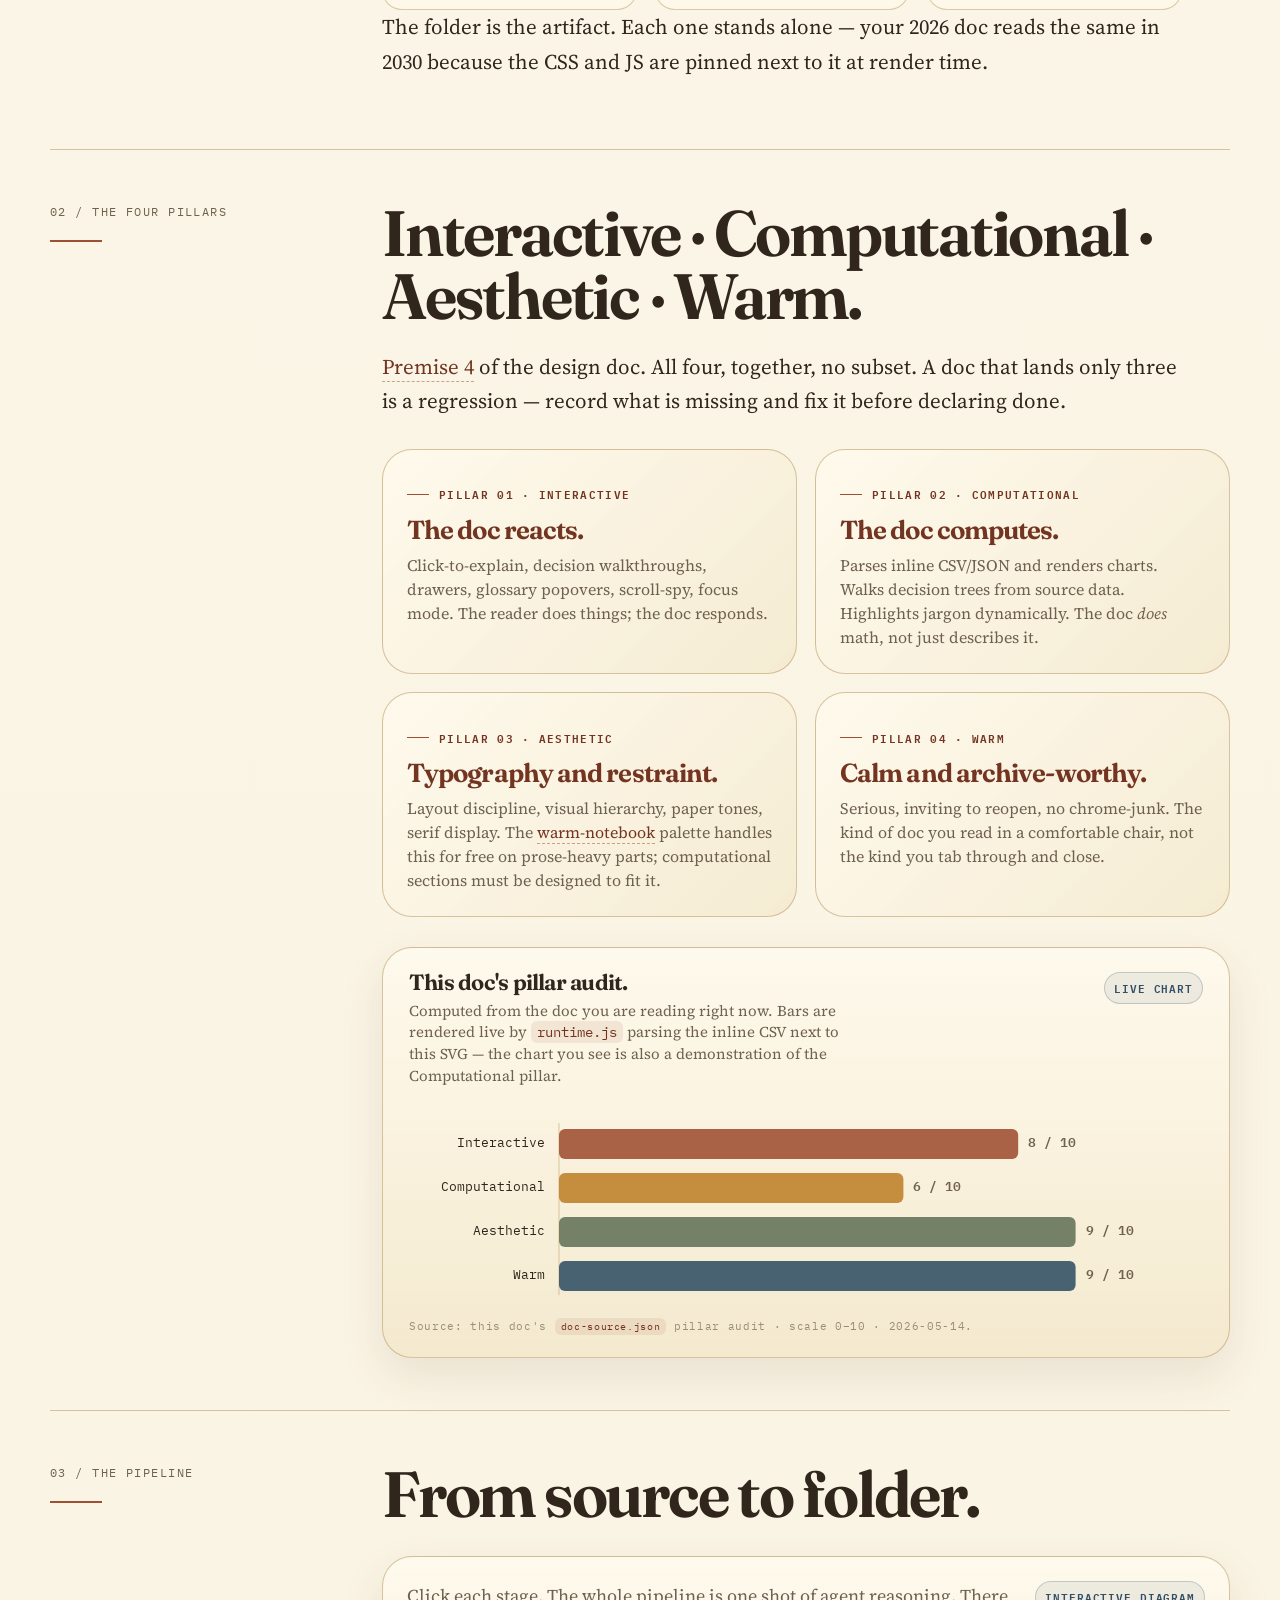
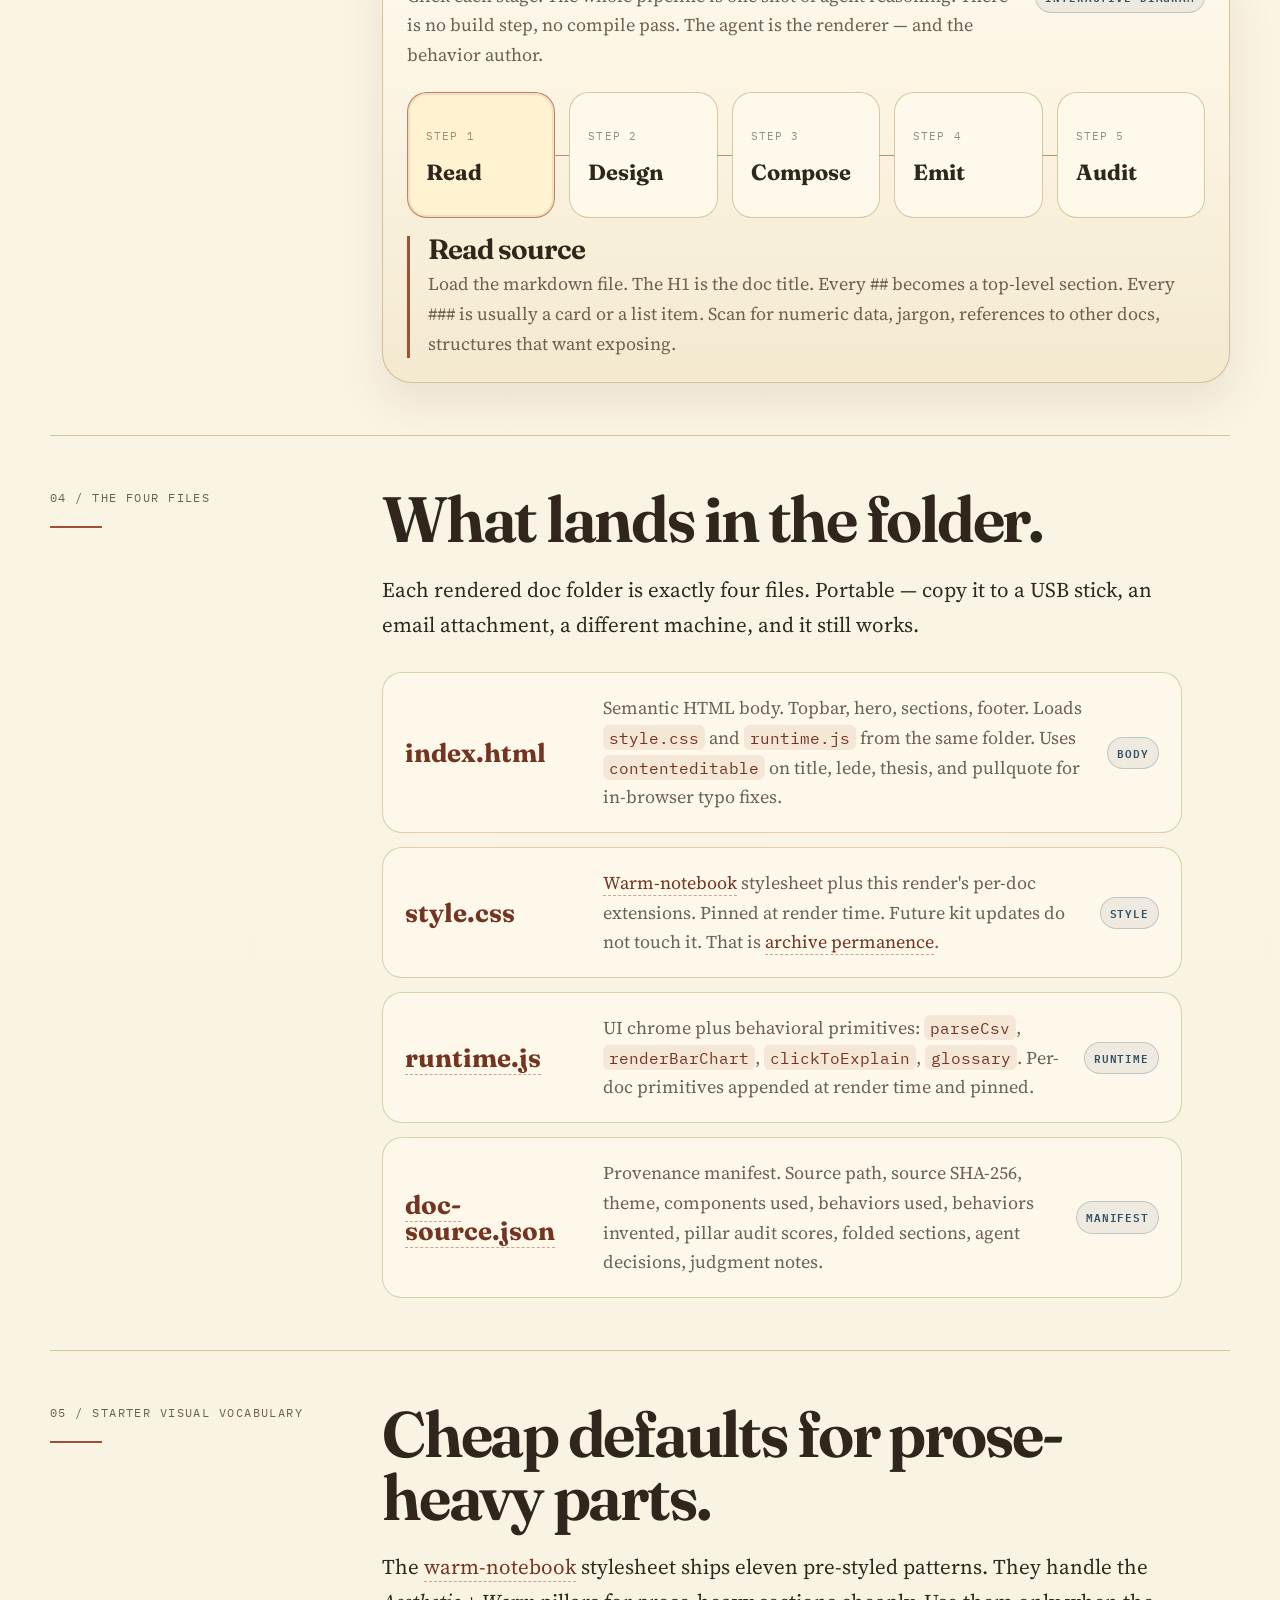
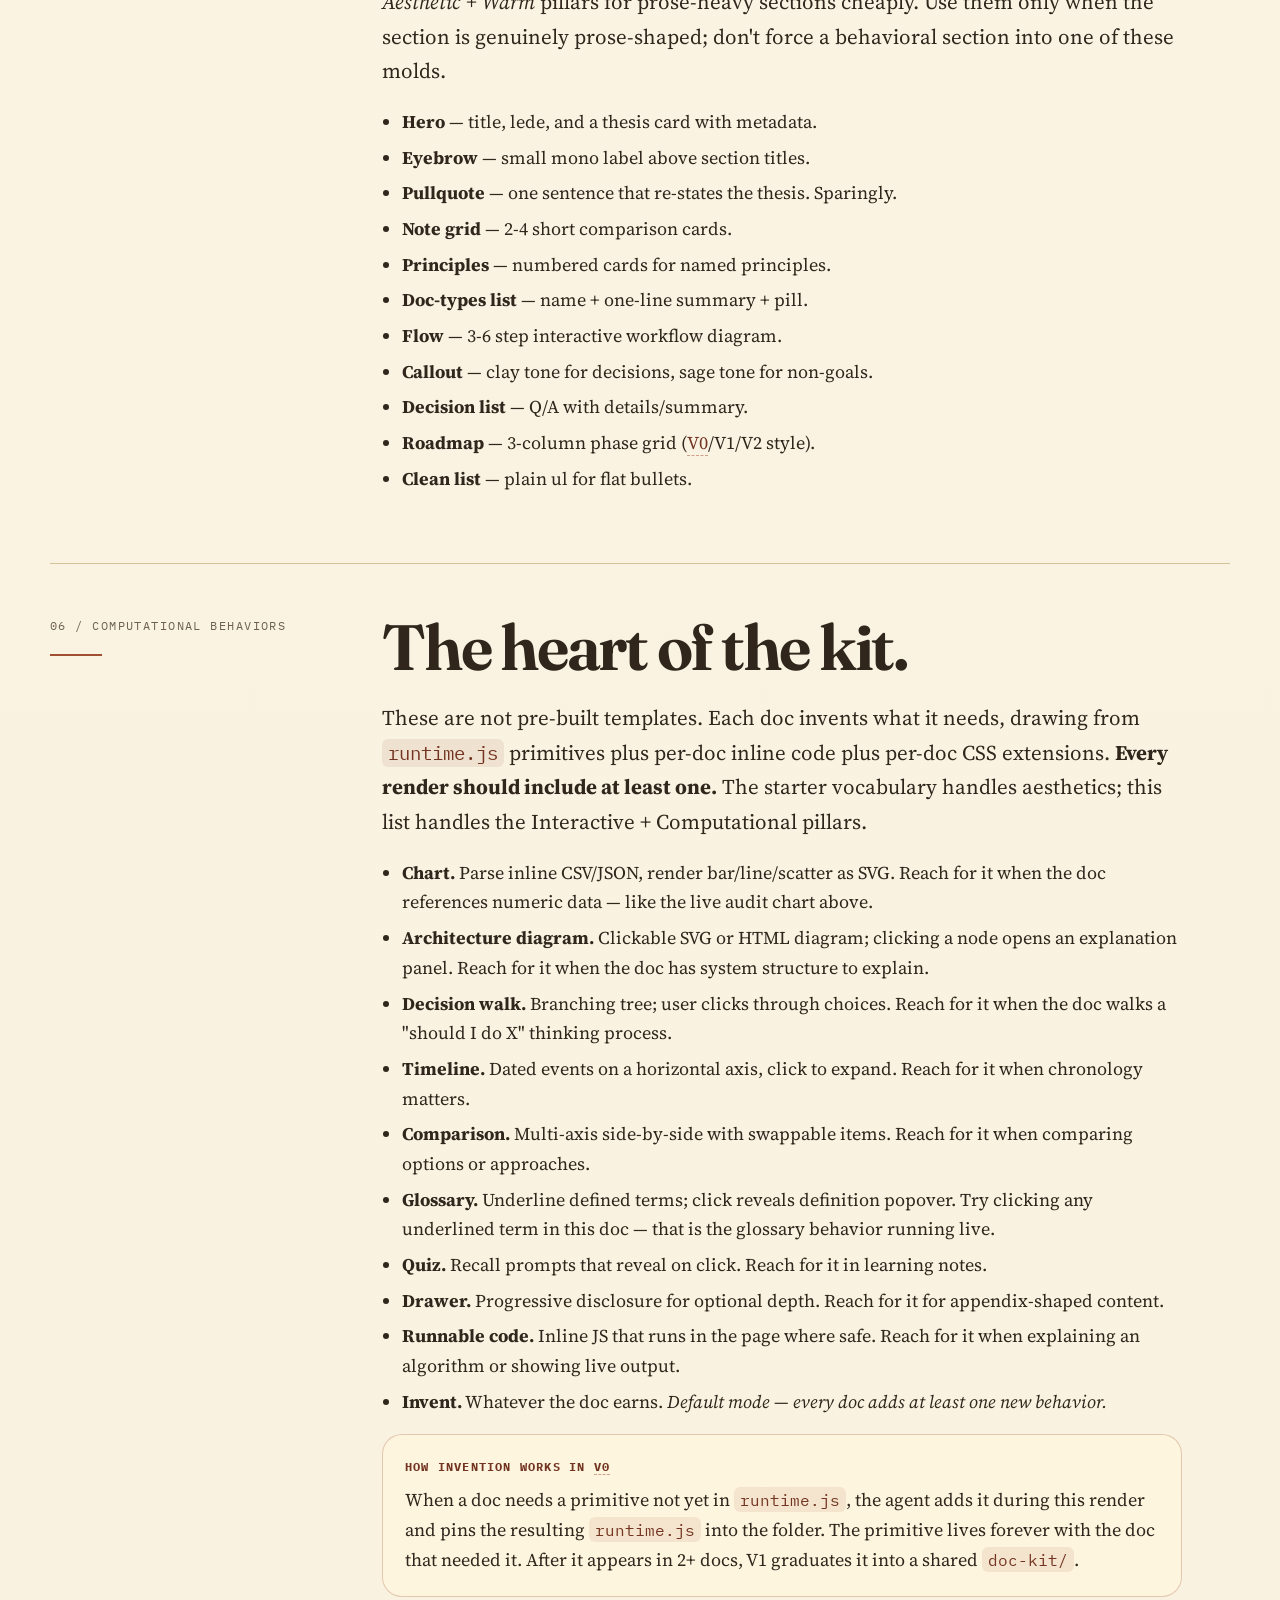
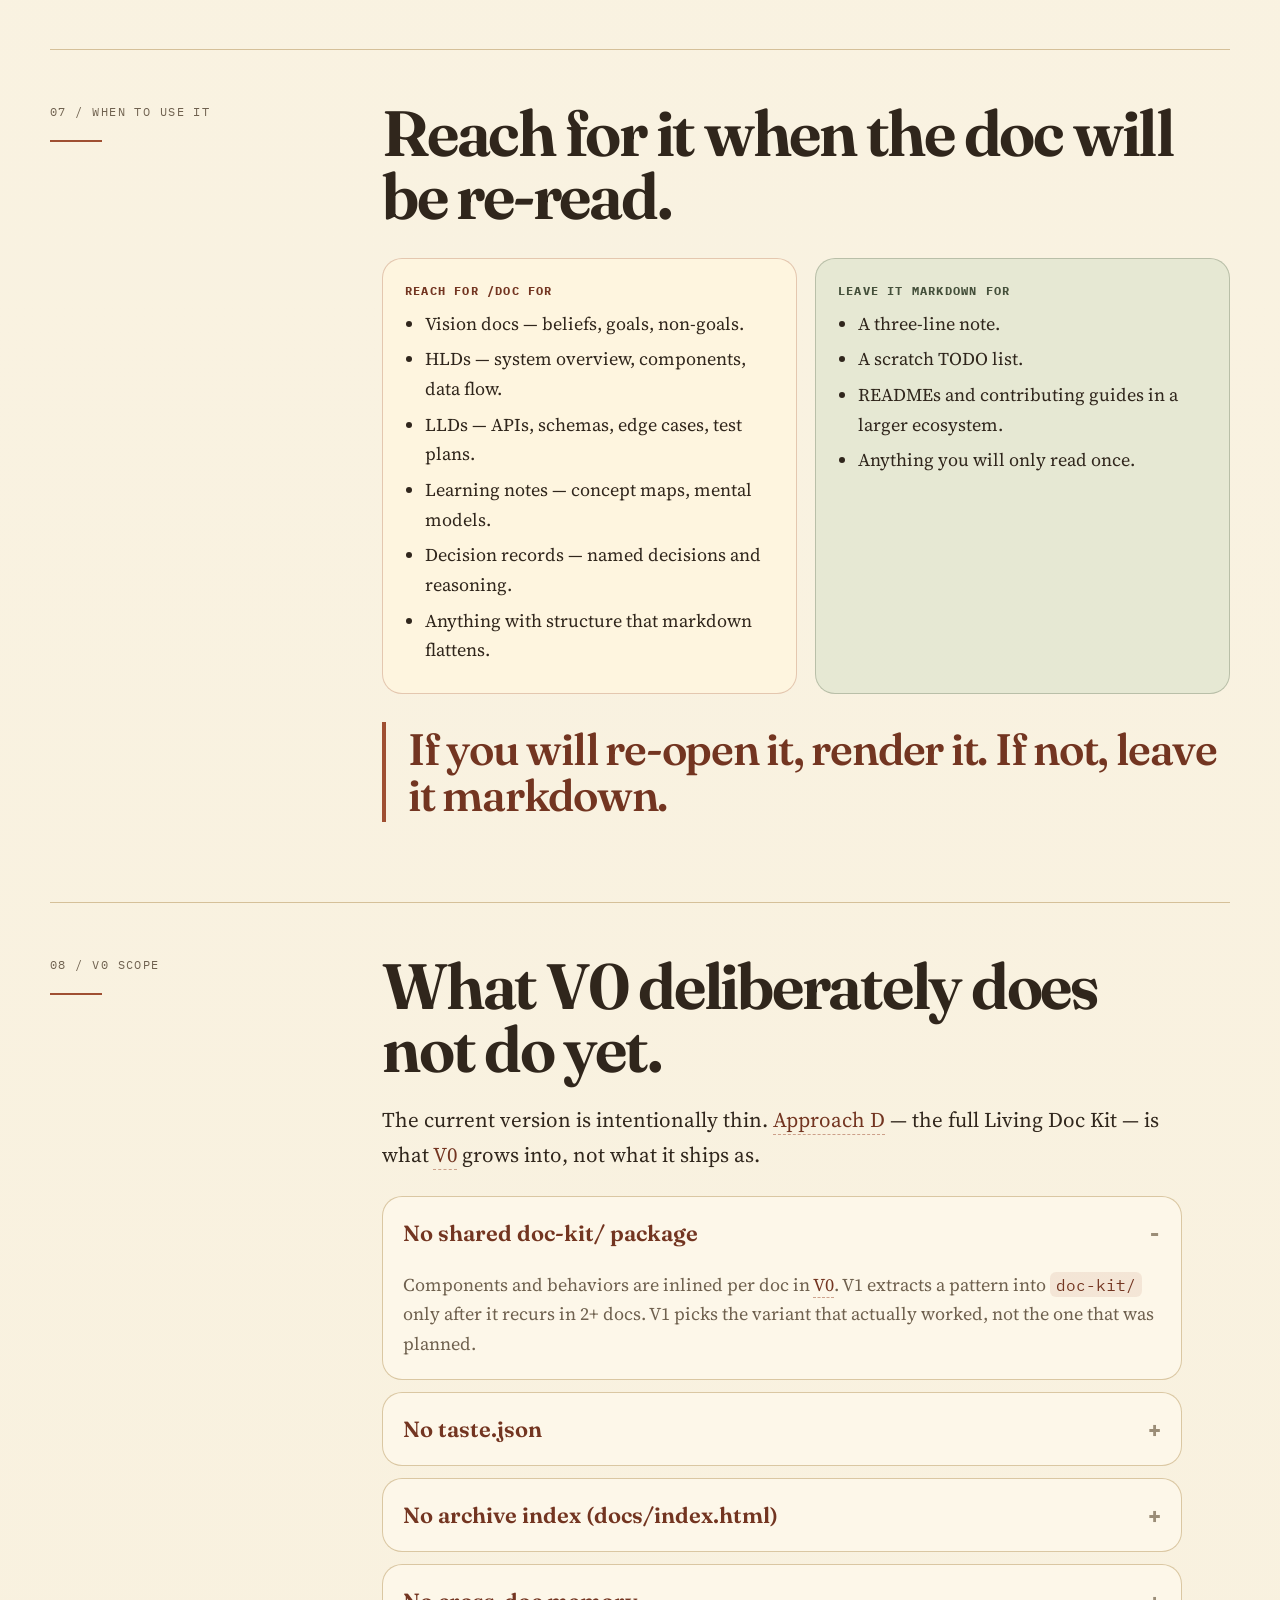
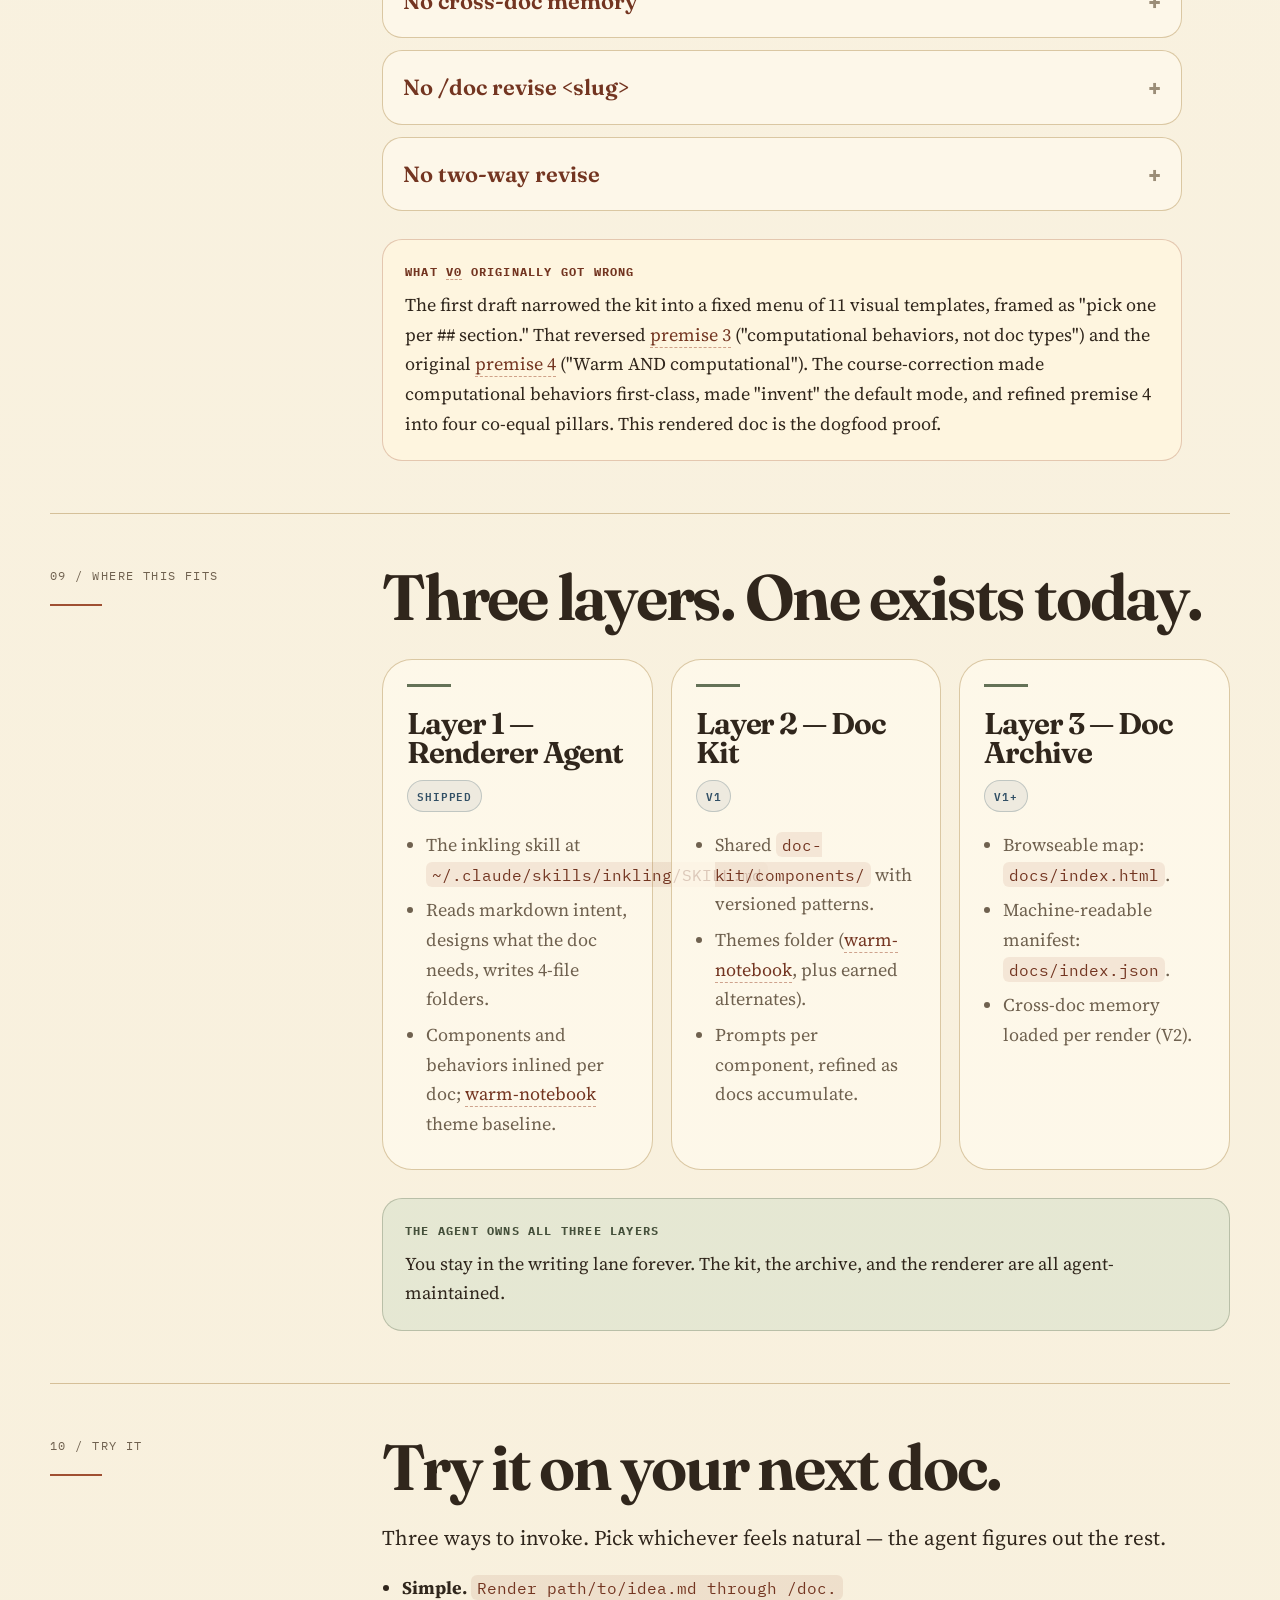
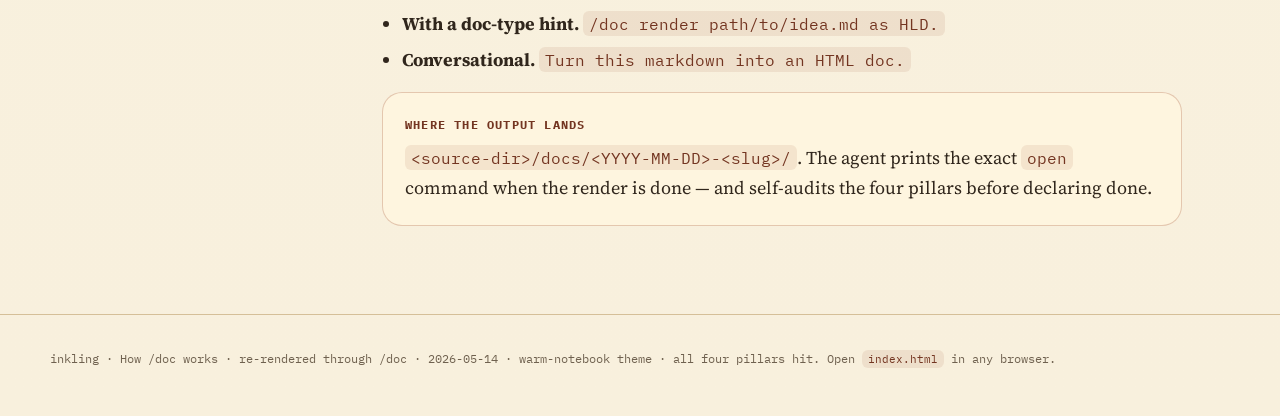
<file: docs/examples/doc-explained/index.html>
<!doctype html>
<html lang="en">
  <head>
    <meta charset="utf-8" />
    <meta name="viewport" content="width=device-width, initial-scale=1" />
    <meta
      name="description"
      content="How the inkling skill works: the four pillars, the pipeline, the four output files, the starter visual vocabulary, the computational behaviors, and when to reach for it."
    />
    <title>inkling — Explained</title>
    <link rel="preconnect" href="https://fonts.googleapis.com" />
    <link rel="preconnect" href="https://fonts.gstatic.com" crossorigin />
    <link
      href="https://fonts.googleapis.com/css2?family=Fraunces:opsz,wght,SOFT@9..144,450..750,60&family=Source+Serif+4:opsz,wght@8..60,400..700&family=IBM+Plex+Mono:wght@400;500;600&display=swap"
      rel="stylesheet"
    />
    <link rel="stylesheet" href="style.css" />
  </head>
  <body>
    <div class="progress" aria-hidden="true"></div>
    <header class="topbar">
      <div class="shell topbar-inner">
        <a class="brand" href="#top" aria-label="Back to top">
          <span class="mark">i</span>
          <span>
            <strong>inkling</strong>
            <span>How inkling works</span>
          </span>
        </a>
        <nav class="nav" aria-label="Document sections">
          <a href="#what">What</a>
          <a href="#pillars">Pillars</a>
          <a href="#pipeline">Pipeline</a>
          <a href="#files">Files</a>
          <a href="#visual">Visual</a>
          <a href="#behaviors">Behaviors</a>
          <a href="#when">When</a>
          <a href="#scope">V0 scope</a>
          <a href="#system">System</a>
          <a href="#try">Try it</a>
        </nav>
        <div class="actions">
          <button class="ghost-button" type="button" id="focusToggle" aria-pressed="false">
            Focus mode
          </button>
          <button class="ghost-button" type="button" id="printButton">Print</button>
        </div>
      </div>
    </header>

    <main id="top" class="shell">
      <section class="hero" aria-labelledby="title">
        <div>
          <p class="eyebrow">Skill reference</p>
          <h1 id="title" class="editable" contenteditable="true">
            From markdown intent to interactive HTML.
          </h1>
          <p class="lede editable" contenteditable="true">
            A walkthrough of the <code>/doc</code> skill: the four pillars, how the pipeline runs,
            what it writes, what it computes, and when to reach for it.
          </p>
        </div>

        <aside class="hero-card" aria-label="Thesis">
          <span class="stamp">Working thesis</span>
          <p class="thesis editable" contenteditable="true">
            Markdown is the seed. The folder is the artifact. The agent is the layout engine — and the behavior author.
          </p>
          <div class="metadata">
            <div class="meta-item">
              <span>Skill</span>
              <strong>/doc</strong>
            </div>
            <div class="meta-item">
              <span>Version</span>
              <strong>V0 — 2026-05-14</strong>
            </div>
            <div class="meta-item">
              <span>Pillars</span>
              <strong>I · C · A · W</strong>
            </div>
            <div class="meta-item">
              <span>Layer</span>
              <strong>1 of 3</strong>
            </div>
          </div>
        </aside>
      </section>

      <section id="what" class="section">
        <div class="section-grid">
          <aside class="section-kicker">01 / What it does</aside>
          <div class="prose">
            <h2>Three moves, every time.</h2>
            <p>
              <code>/doc</code> turns a messy markdown source into a self-contained HTML folder.
              It is one skill doing three jobs in sequence — and the second job is the most
              important and the easiest to skip.
            </p>
            <div class="note-grid" aria-label="The three moves">
              <article class="note-card">
                <strong>Reads intent</strong>
                <p>
                  Any markdown file you point it at, plus its own knowledge of vision-shaped,
                  HLD-shaped, LLD-shaped, and learning-shaped docs.
                </p>
              </article>
              <article class="note-card">
                <strong>Designs the doc</strong>
                <p>
                  Not "which template fits." Which behaviors does this doc want? Which
                  diagrams? Which computations? Which interactions? The agent answers per doc.
                </p>
              </article>
              <article class="note-card">
                <strong>Composes &amp; emits</strong>
                <p>
                  Reaches into the starter visual vocabulary for the easy parts, invents
                  computational behaviors for everything else, writes a 4-file folder.
                </p>
              </article>
            </div>
            <p>
              The folder is the artifact. Each one stands alone — your 2026 doc reads the same
              in 2030 because the CSS and JS are pinned next to it at render time.
            </p>
          </div>
        </div>
      </section>

      <section id="pillars" class="section">
        <div class="section-grid">
          <aside class="section-kicker">02 / The four pillars</aside>
          <div>
            <h2>Interactive · Computational · Aesthetic · Warm.</h2>
            <div class="prose">
              <p>
                Premise 4 of the design doc. All four, together, no subset. A doc that lands only
                three is a regression — record what is missing and fix it before declaring done.
              </p>
            </div>
            <div class="pillars" aria-label="Four pillars">
              <article class="pillar">
                <span class="pillar-mark">Pillar 01 · Interactive</span>
                <h3>The doc reacts.</h3>
                <p>
                  Click-to-explain, decision walkthroughs, drawers, glossary popovers, scroll-spy,
                  focus mode. The reader does things; the doc responds.
                </p>
              </article>
              <article class="pillar">
                <span class="pillar-mark">Pillar 02 · Computational</span>
                <h3>The doc computes.</h3>
                <p>
                  Parses inline CSV/JSON and renders charts. Walks decision trees from source
                  data. Highlights jargon dynamically. The doc <em>does</em> math, not just
                  describes it.
                </p>
              </article>
              <article class="pillar">
                <span class="pillar-mark">Pillar 03 · Aesthetic</span>
                <h3>Typography and restraint.</h3>
                <p>
                  Layout discipline, visual hierarchy, paper tones, serif display. The
                  warm-notebook palette handles this for free on prose-heavy parts; computational
                  sections must be designed to fit it.
                </p>
              </article>
              <article class="pillar">
                <span class="pillar-mark">Pillar 04 · Warm</span>
                <h3>Calm and archive-worthy.</h3>
                <p>
                  Serious, inviting to reopen, no chrome-junk. The kind of doc you read in a
                  comfortable chair, not the kind you tab through and close.
                </p>
              </article>
            </div>

            <div class="chart-wrap" aria-label="Pillar audit chart">
              <div class="chart-header">
                <div>
                  <h3>This doc's pillar audit.</h3>
                  <p>
                    Computed from the doc you are reading right now. Bars are rendered live by
                    <code>runtime.js</code> parsing the inline CSV next to this SVG — the chart
                    you see is also a demonstration of the Computational pillar.
                  </p>
                </div>
                <span class="pill">Live chart</span>
              </div>
              <svg class="chart-svg" data-chart="pillar-scores" aria-hidden="false"></svg>
              <p class="chart-caption">
                Source: this doc's <code>doc-source.json</code> pillar audit · scale 0–10 · 2026-05-14.
              </p>
            </div>
          </div>
        </div>
      </section>

      <section id="pipeline" class="section">
        <div class="section-grid">
          <aside class="section-kicker">03 / The pipeline</aside>
          <div>
            <h2>From source to folder.</h2>
            <div class="flow-wrap">
              <div class="flow-header">
                <p>
                  Click each stage. The whole pipeline is one shot of agent reasoning. There is
                  no build step, no compile pass. The agent is the renderer — and the behavior
                  author.
                </p>
                <span class="pill">Interactive diagram</span>
              </div>
              <div class="flow" role="list" aria-label="/doc render pipeline">
                <button class="flow-node active" type="button" data-step="read" role="listitem">
                  <span>Step 1</span>
                  <strong>Read</strong>
                </button>
                <button class="flow-node" type="button" data-step="design" role="listitem">
                  <span>Step 2</span>
                  <strong>Design</strong>
                </button>
                <button class="flow-node" type="button" data-step="compose" role="listitem">
                  <span>Step 3</span>
                  <strong>Compose</strong>
                </button>
                <button class="flow-node" type="button" data-step="emit" role="listitem">
                  <span>Step 4</span>
                  <strong>Emit</strong>
                </button>
                <button class="flow-node" type="button" data-step="audit" role="listitem">
                  <span>Step 5</span>
                  <strong>Audit</strong>
                </button>
              </div>
              <div class="flow-detail" aria-live="polite">
                <h3 id="flowTitle">Read source</h3>
                <p id="flowText">
                  Load the markdown file. The H1 is the doc title. Every ## becomes a top-level
                  section. Every ### is usually a card or a list item. Scan for numeric data,
                  jargon, references to other docs, structures that want exposing.
                </p>
              </div>
            </div>
          </div>
        </div>
      </section>

      <section id="files" class="section">
        <div class="section-grid">
          <aside class="section-kicker">04 / The four files</aside>
          <div class="prose">
            <h2>What lands in the folder.</h2>
            <p>
              Each rendered doc folder is exactly four files. Portable — copy it to a USB stick,
              an email attachment, a different machine, and it still works.
            </p>
            <div class="doc-types">
              <article class="doc-type">
                <strong>index.html</strong>
                <p>
                  Semantic HTML body. Topbar, hero, sections, footer. Loads
                  <code>style.css</code> and <code>runtime.js</code> from the same folder. Uses
                  <code>contenteditable</code> on title, lede, thesis, and pullquote for
                  in-browser typo fixes.
                </p>
                <span class="pill">Body</span>
              </article>
              <article class="doc-type">
                <strong>style.css</strong>
                <p>
                  Warm-notebook stylesheet plus this render's per-doc extensions. Pinned at
                  render time. Future kit updates do not touch it. That is archive permanence.
                </p>
                <span class="pill">Style</span>
              </article>
              <article class="doc-type">
                <strong>runtime.js</strong>
                <p>
                  UI chrome plus behavioral primitives: <code>parseCsv</code>,
                  <code>renderBarChart</code>, <code>clickToExplain</code>,
                  <code>glossary</code>. Per-doc primitives appended at render time and pinned.
                </p>
                <span class="pill">Runtime</span>
              </article>
              <article class="doc-type">
                <strong>doc-source.json</strong>
                <p>
                  Provenance manifest. Source path, source SHA-256, theme, components used,
                  behaviors used, behaviors invented, pillar audit scores, folded sections,
                  agent decisions, judgment notes.
                </p>
                <span class="pill">Manifest</span>
              </article>
            </div>
          </div>
        </div>
      </section>

      <section id="visual" class="section">
        <div class="section-grid">
          <aside class="section-kicker">05 / Starter visual vocabulary</aside>
          <div class="prose">
            <h2>Cheap defaults for prose-heavy parts.</h2>
            <p>
              The warm-notebook stylesheet ships eleven pre-styled patterns. They handle the
              <em>Aesthetic + Warm</em> pillars for prose-heavy sections cheaply. Use them only
              when the section is genuinely prose-shaped; don't force a behavioral section into
              one of these molds.
            </p>
            <ul class="clean">
              <li><strong>Hero</strong> — title, lede, and a thesis card with metadata.</li>
              <li><strong>Eyebrow</strong> — small mono label above section titles.</li>
              <li><strong>Pullquote</strong> — one sentence that re-states the thesis. Sparingly.</li>
              <li><strong>Note grid</strong> — 2-4 short comparison cards.</li>
              <li><strong>Principles</strong> — numbered cards for named principles.</li>
              <li><strong>Doc-types list</strong> — name + one-line summary + pill.</li>
              <li><strong>Flow</strong> — 3-6 step interactive workflow diagram.</li>
              <li><strong>Callout</strong> — clay tone for decisions, sage tone for non-goals.</li>
              <li><strong>Decision list</strong> — Q/A with details/summary.</li>
              <li><strong>Roadmap</strong> — 3-column phase grid (V0/V1/V2 style).</li>
              <li><strong>Clean list</strong> — plain ul for flat bullets.</li>
            </ul>
          </div>
        </div>
      </section>

      <section id="behaviors" class="section">
        <div class="section-grid">
          <aside class="section-kicker">06 / Computational behaviors</aside>
          <div class="prose">
            <h2>The heart of the kit.</h2>
            <p>
              These are not pre-built templates. Each doc invents what it needs, drawing from
              <code>runtime.js</code> primitives plus per-doc inline code plus per-doc CSS
              extensions. <strong>Every render should include at least one.</strong> The starter
              vocabulary handles aesthetics; this list handles the Interactive + Computational
              pillars.
            </p>
            <ul class="clean">
              <li>
                <strong>Chart.</strong> Parse inline CSV/JSON, render bar/line/scatter as SVG.
                Reach for it when the doc references numeric data — like the live audit chart
                above.
              </li>
              <li>
                <strong>Architecture diagram.</strong> Clickable SVG or HTML diagram; clicking
                a node opens an explanation panel. Reach for it when the doc has system
                structure to explain.
              </li>
              <li>
                <strong>Decision walk.</strong> Branching tree; user clicks through choices.
                Reach for it when the doc walks a "should I do X" thinking process.
              </li>
              <li>
                <strong>Timeline.</strong> Dated events on a horizontal axis, click to expand.
                Reach for it when chronology matters.
              </li>
              <li>
                <strong>Comparison.</strong> Multi-axis side-by-side with swappable items.
                Reach for it when comparing options or approaches.
              </li>
              <li>
                <strong>Glossary.</strong> Underline defined terms; click reveals definition
                popover. Try clicking any underlined term in this doc — that is the glossary
                behavior running live.
              </li>
              <li>
                <strong>Quiz.</strong> Recall prompts that reveal on click. Reach for it in
                learning notes.
              </li>
              <li>
                <strong>Drawer.</strong> Progressive disclosure for optional depth. Reach for
                it for appendix-shaped content.
              </li>
              <li>
                <strong>Runnable code.</strong> Inline JS that runs in the page where safe.
                Reach for it when explaining an algorithm or showing live output.
              </li>
              <li>
                <strong>Invent.</strong> Whatever the doc earns. <em>Default mode — every doc
                adds at least one new behavior.</em>
              </li>
            </ul>
            <article class="callout">
              <strong>How invention works in V0</strong>
              <p>
                When a doc needs a primitive not yet in <code>runtime.js</code>, the agent adds
                it during this render and pins the resulting <code>runtime.js</code> into the
                folder. The primitive lives forever with the doc that needed it. After it
                appears in 2+ docs, V1 graduates it into a shared <code>doc-kit/</code>.
              </p>
            </article>
          </div>
        </div>
      </section>

      <section id="when" class="section">
        <div class="section-grid">
          <aside class="section-kicker">07 / When to use it</aside>
          <div>
            <h2>Reach for it when the doc will be re-read.</h2>
            <div class="component-demo">
              <article class="callout">
                <strong>Reach for /doc for</strong>
                <ul class="clean">
                  <li>Vision docs — beliefs, goals, non-goals.</li>
                  <li>HLDs — system overview, components, data flow.</li>
                  <li>LLDs — APIs, schemas, edge cases, test plans.</li>
                  <li>Learning notes — concept maps, mental models.</li>
                  <li>Decision records — named decisions and reasoning.</li>
                  <li>Anything with structure that markdown flattens.</li>
                </ul>
              </article>
              <article class="callout" data-tone="sage">
                <strong>Leave it markdown for</strong>
                <ul class="clean">
                  <li>A three-line note.</li>
                  <li>A scratch TODO list.</li>
                  <li>READMEs and contributing guides in a larger ecosystem.</li>
                  <li>Anything you will only read once.</li>
                </ul>
              </article>
            </div>
            <div class="pullquote">
              If you will re-open it, render it. If not, leave it markdown.
            </div>
          </div>
        </div>
      </section>

      <section id="scope" class="section">
        <div class="section-grid">
          <aside class="section-kicker">08 / V0 scope</aside>
          <div class="prose">
            <h2>What V0 deliberately does not do yet.</h2>
            <p>
              The current version is intentionally thin. Approach D — the full Living Doc Kit —
              is what V0 grows into, not what it ships as.
            </p>
            <div class="decision-list">
              <details open>
                <summary>No shared doc-kit/ package</summary>
                <p>
                  Components and behaviors are inlined per doc in V0. V1 extracts a pattern
                  into <code>doc-kit/</code> only after it recurs in 2+ docs. V1 picks the
                  variant that actually worked, not the one that was planned.
                </p>
              </details>
              <details>
                <summary>No taste.json</summary>
                <p>
                  A learned model of your preferences across docs. V2. For now, taste lives in
                  the SKILL.md prompt and your feedback per render.
                </p>
              </details>
              <details>
                <summary>No archive index (docs/index.html)</summary>
                <p>
                  A browseable map of every doc you have rendered. V1. Today the archive is
                  just folders on disk under <code>docs/</code>.
                </p>
              </details>
              <details>
                <summary>No cross-doc memory</summary>
                <p>
                  Doc N referencing decisions made in docs 1..N-1. V2. Cross-doc visual cohesion
                  in V0 comes from the shared warm-notebook theme and the stable brand mark.
                </p>
              </details>
              <details>
                <summary>No /doc revise &lt;slug&gt;</summary>
                <p>
                  Re-render an existing doc from its source while keeping the slug stable. V1.
                  In V0 you re-run <code>/doc render</code> and overwrite the folder — which is
                  exactly how this doc got course-corrected.
                </p>
              </details>
              <details>
                <summary>No two-way revise</summary>
                <p>
                  Edit the HTML and have changes flow back to the markdown source. V2 research
                  stretch. The one-way contract — markdown is the seed, HTML is the artifact —
                  is sufficient through V1.
                </p>
              </details>
            </div>
            <article class="callout system-note">
              <strong>What V0 originally got wrong</strong>
              <p>
                The first draft narrowed the kit into a fixed menu of 11 visual templates,
                framed as "pick one per ## section." That reversed premise 3 ("computational
                behaviors, not doc types") and the original premise 4 ("Warm AND computational").
                The course-correction made computational behaviors first-class, made "invent"
                the default mode, and refined premise 4 into four co-equal pillars. This
                rendered doc is the dogfood proof.
              </p>
            </article>
          </div>
        </div>
      </section>

      <section id="system" class="section">
        <div class="section-grid">
          <aside class="section-kicker">09 / Where this fits</aside>
          <div>
            <h2>Three layers. One exists today.</h2>
            <div class="roadmap">
              <article class="roadmap-phase">
                <h3>Layer 1 — Renderer Agent</h3>
                <p><span class="pill">Shipped</span></p>
                <ul class="clean">
                  <li>The inkling skill at <code>~/.claude/skills/inkling/SKILL.md</code>.</li>
                  <li>Reads markdown intent, designs what the doc needs, writes 4-file folders.</li>
                  <li>Components and behaviors inlined per doc; warm-notebook theme baseline.</li>
                </ul>
              </article>
              <article class="roadmap-phase">
                <h3>Layer 2 — Doc Kit</h3>
                <p><span class="pill">V1</span></p>
                <ul class="clean">
                  <li>Shared <code>doc-kit/components/</code> with versioned patterns.</li>
                  <li>Themes folder (warm-notebook, plus earned alternates).</li>
                  <li>Prompts per component, refined as docs accumulate.</li>
                </ul>
              </article>
              <article class="roadmap-phase">
                <h3>Layer 3 — Doc Archive</h3>
                <p><span class="pill">V1+</span></p>
                <ul class="clean">
                  <li>Browseable map: <code>docs/index.html</code>.</li>
                  <li>Machine-readable manifest: <code>docs/index.json</code>.</li>
                  <li>Cross-doc memory loaded per render (V2).</li>
                </ul>
              </article>
            </div>
            <article class="callout system-note" data-tone="sage">
              <strong>The agent owns all three layers</strong>
              <p>
                You stay in the writing lane forever. The kit, the archive, and the renderer
                are all agent-maintained.
              </p>
            </article>
          </div>
        </div>
      </section>

      <section id="try" class="section">
        <div class="section-grid">
          <aside class="section-kicker">10 / Try it</aside>
          <div class="prose">
            <h2>Try it on your next doc.</h2>
            <p>
              Three ways to invoke. Pick whichever feels natural — the agent figures out the rest.
            </p>
            <ul class="clean">
              <li><strong>Simple.</strong> <code>Render path/to/idea.md through /doc.</code></li>
              <li><strong>With a doc-type hint.</strong> <code>/doc render path/to/idea.md as HLD.</code></li>
              <li><strong>Conversational.</strong> <code>Turn this markdown into an HTML doc.</code></li>
            </ul>
            <article class="callout">
              <strong>Where the output lands</strong>
              <p>
                <code>&lt;source-dir&gt;/docs/&lt;YYYY-MM-DD&gt;-&lt;slug&gt;/</code>. The agent
                prints the exact <code>open</code> command when the render is done — and
                self-audits the four pillars before declaring done.
              </p>
            </article>
          </div>
        </div>
      </section>
    </main>

    <footer class="footer">
      <div class="shell">
        inkling · How /doc works · re-rendered through /doc · 2026-05-14 · warm-notebook
        theme · all four pillars hit. Open <code>index.html</code> in any browser.
      </div>
    </footer>

    <script type="application/json" id="flow-details">
      {
        "read": {
          "title": "Read source",
          "text": "Load the markdown file. The H1 is the doc title. Every ## becomes a top-level section. Every ### is usually a card or a list item. Scan for numeric data, jargon, references to other docs, structures that want exposing."
        },
        "design": {
          "title": "Design what the doc needs",
          "text": "Which behaviors? Which diagrams? Which computations? What would make this doc 10/10 for the reader who reopens it in 2027? This is the most important step — and the easiest to skip."
        },
        "compose": {
          "title": "Compose",
          "text": "Pick from the starter visual vocabulary for prose-heavy parts. Compose computational behaviors for everything else. Invent at least one new primitive per doc."
        },
        "emit": {
          "title": "Emit four files",
          "text": "Write index.html, style.css (warm-notebook + per-doc extensions, pinned), runtime.js (chrome + behavioral primitives, pinned), and doc-source.json (provenance manifest with pillar audit)."
        },
        "audit": {
          "title": "Self-audit and hand back",
          "text": "Score each pillar 0-10. If any pillar is below 6, fix it before declaring done. Then print the open command and stop."
        }
      }
    </script>

    <script type="application/json" id="pillar-scores">
      {
        "csv": "pillar,score\nInteractive,8\nComputational,6\nAesthetic,9\nWarm,9",
        "labelKey": "pillar",
        "valueKey": "score",
        "max": 10,
        "suffix": " / 10",
        "ariaLabel": "Pillar audit scores for this doc",
        "palette": ["#9f4f32", "#bd8128", "#647257", "#314f65"]
      }
    </script>

    <script type="application/json" id="glossary">
      {
        "premise 4": "Now Interactive, Computational, Aesthetic, and Warm — all four together, no subset between any pair. Updated 2026-05-14 from the earlier 'Warm AND computational' framing.",
        "premise 3": "Computational behaviors, not doc types. A doc is a composition of behaviors (chart, click-to-explain, decision walk, timeline, glossary, quiz, drawer) picked per render, not a fixed template.",
        "Approach D": "The chosen design: a three-layer Living Doc Kit where the agent owns the renderer, the kit, and the archive. Self-bootstrapping, self-evolving, agent-native at every layer.",
        "warm-notebook": "The default visual theme: paper-toned palette with Fraunces (display), Source Serif 4 (body), and IBM Plex Mono (labels and code). Pinned in style.css at render time.",
        "Layer 1": "The renderer agent — this skill. Reads markdown intent, designs what the doc needs, writes the 4-file folder. The only layer that exists in V0.",
        "Layer 2": "The Doc Kit: shared components, themes, prompts the agent maintains. V1, built after observing what V0 actually reuses across docs.",
        "Layer 3": "The Doc Archive: browseable, searchable, cross-linked map of every rendered doc. V1+. Folders are already on disk today; the index is V1.",
        "archive permanence": "Each rendered doc carries a frozen copy of its CSS and JS. Future kit updates do not propagate to existing docs. Forward-only. Your 2026 doc reads the same in 2030.",
        "doc-source.json": "The provenance manifest stored in every doc folder. Tracks source SHA-256, components and behaviors used, behaviors invented, pillar audit scores, folded sections, and agent decisions worth remembering on revise.",
        "runtime.js": "Per-doc JavaScript: UI chrome (progress bar, focus toggle, print, scroll-spy, flow nodes, contenteditable) plus behavioral primitives (parseCsv, renderBarChart, clickToExplain, glossary). Extended and pinned per render.",
        "V0": "The current version: thin renderer, per-doc inlined components and behaviors, single warm-notebook theme. Two docs rendered so far. V1 graduation needs 3+ docs AND a recurring behavior."
      }
    </script>

    <script src="runtime.js"></script>
  </body>
</html>
</file>
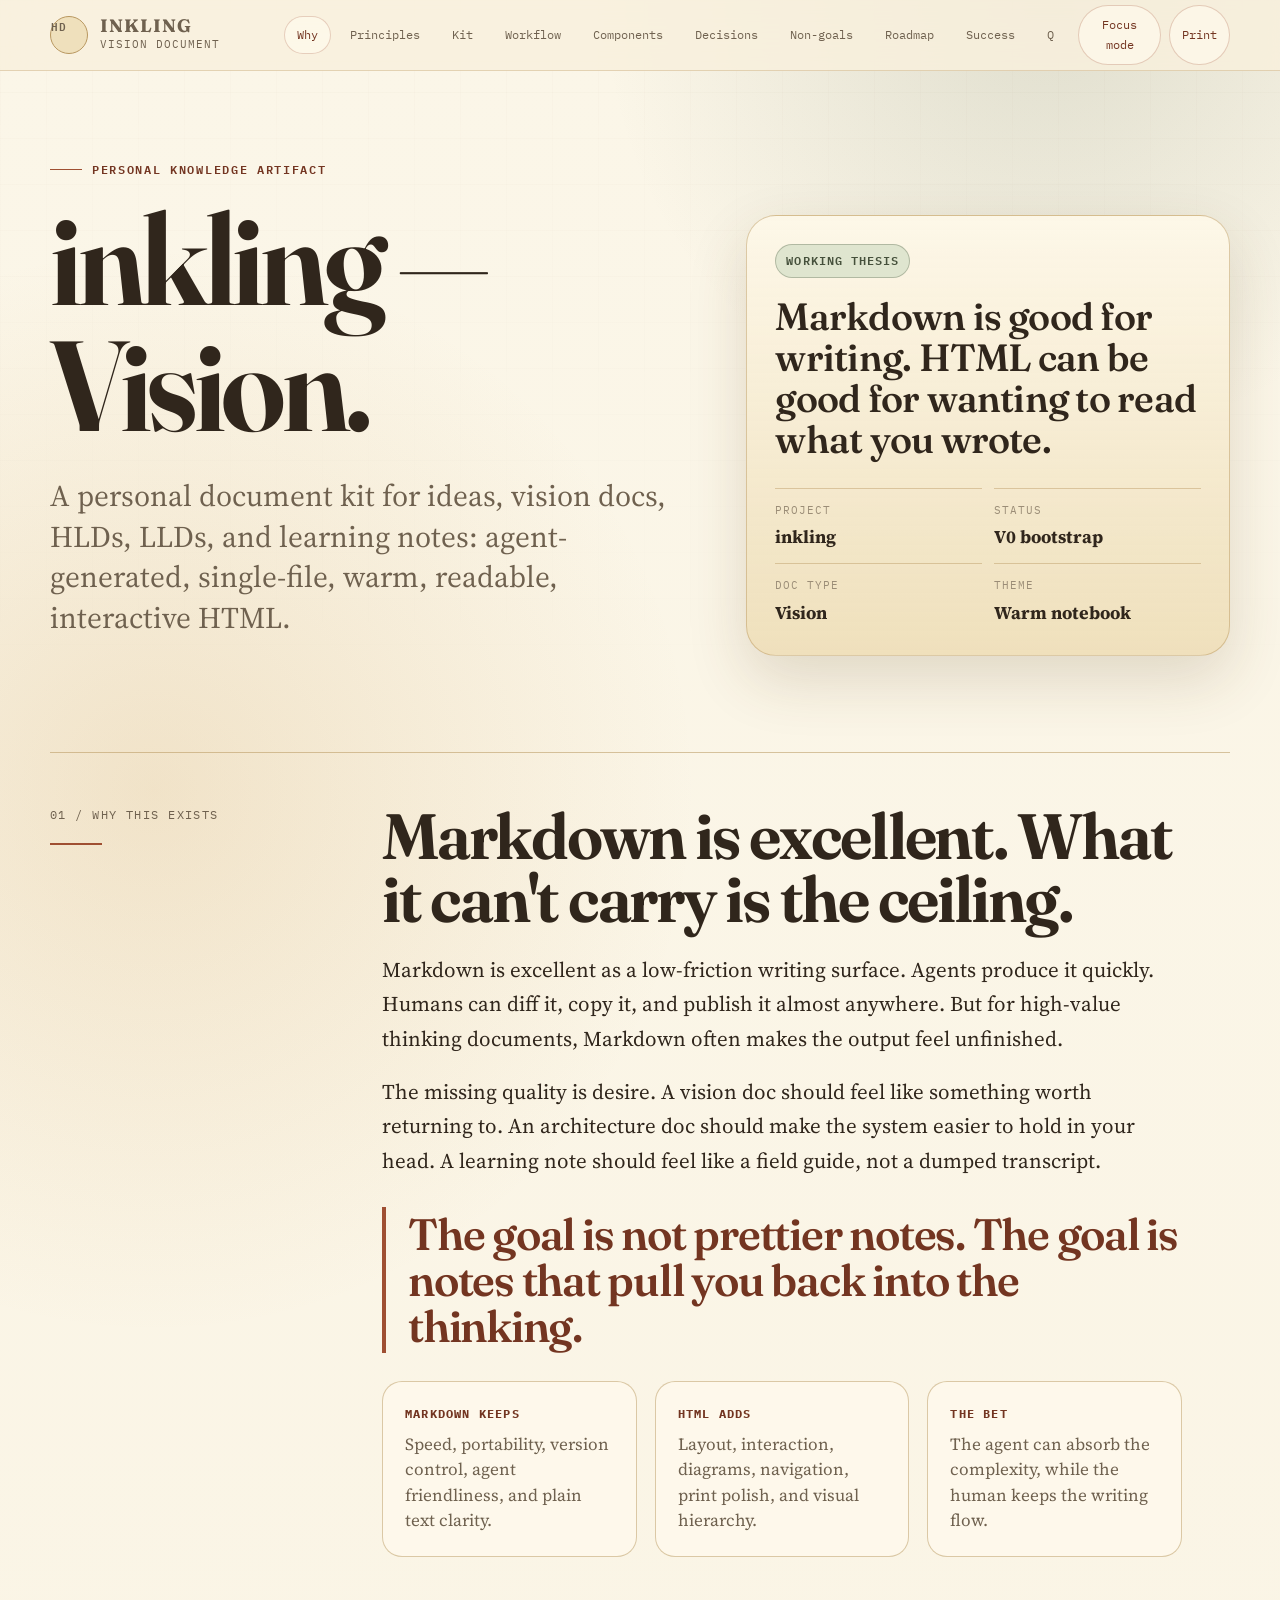
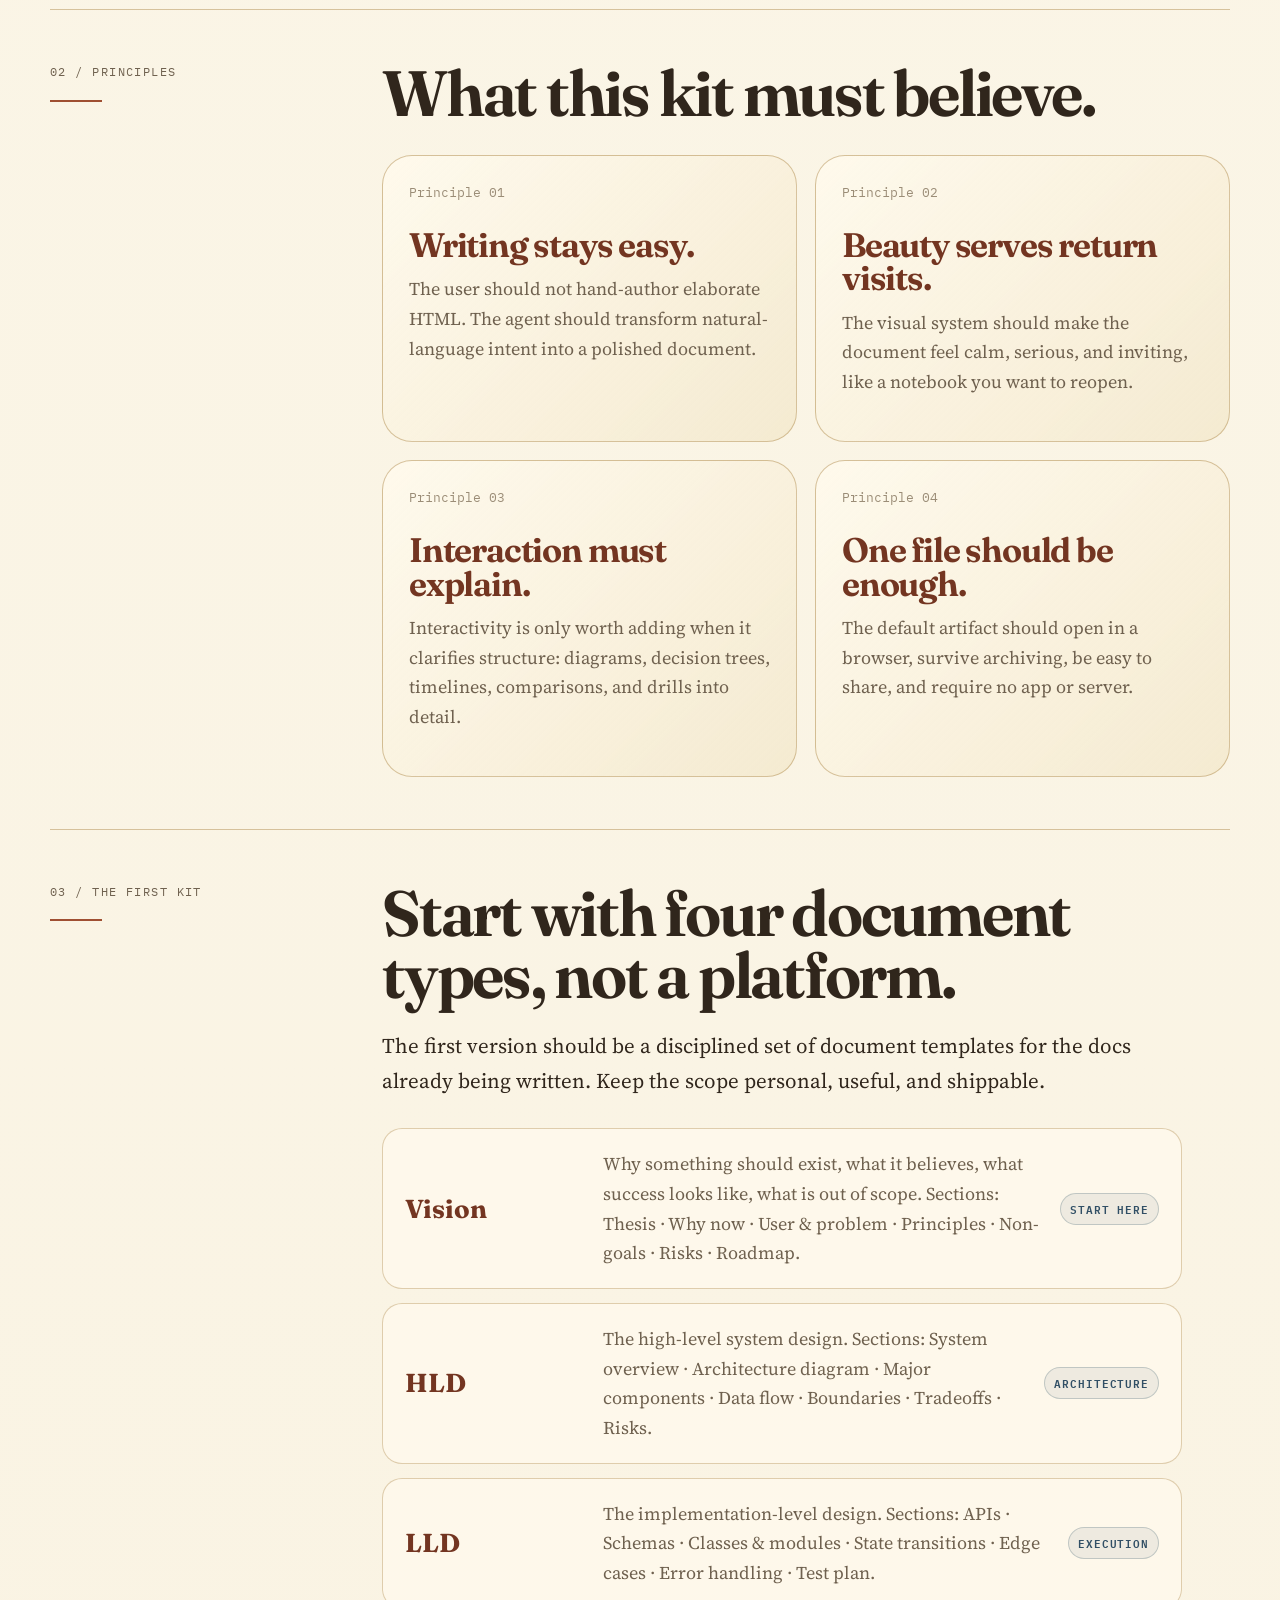
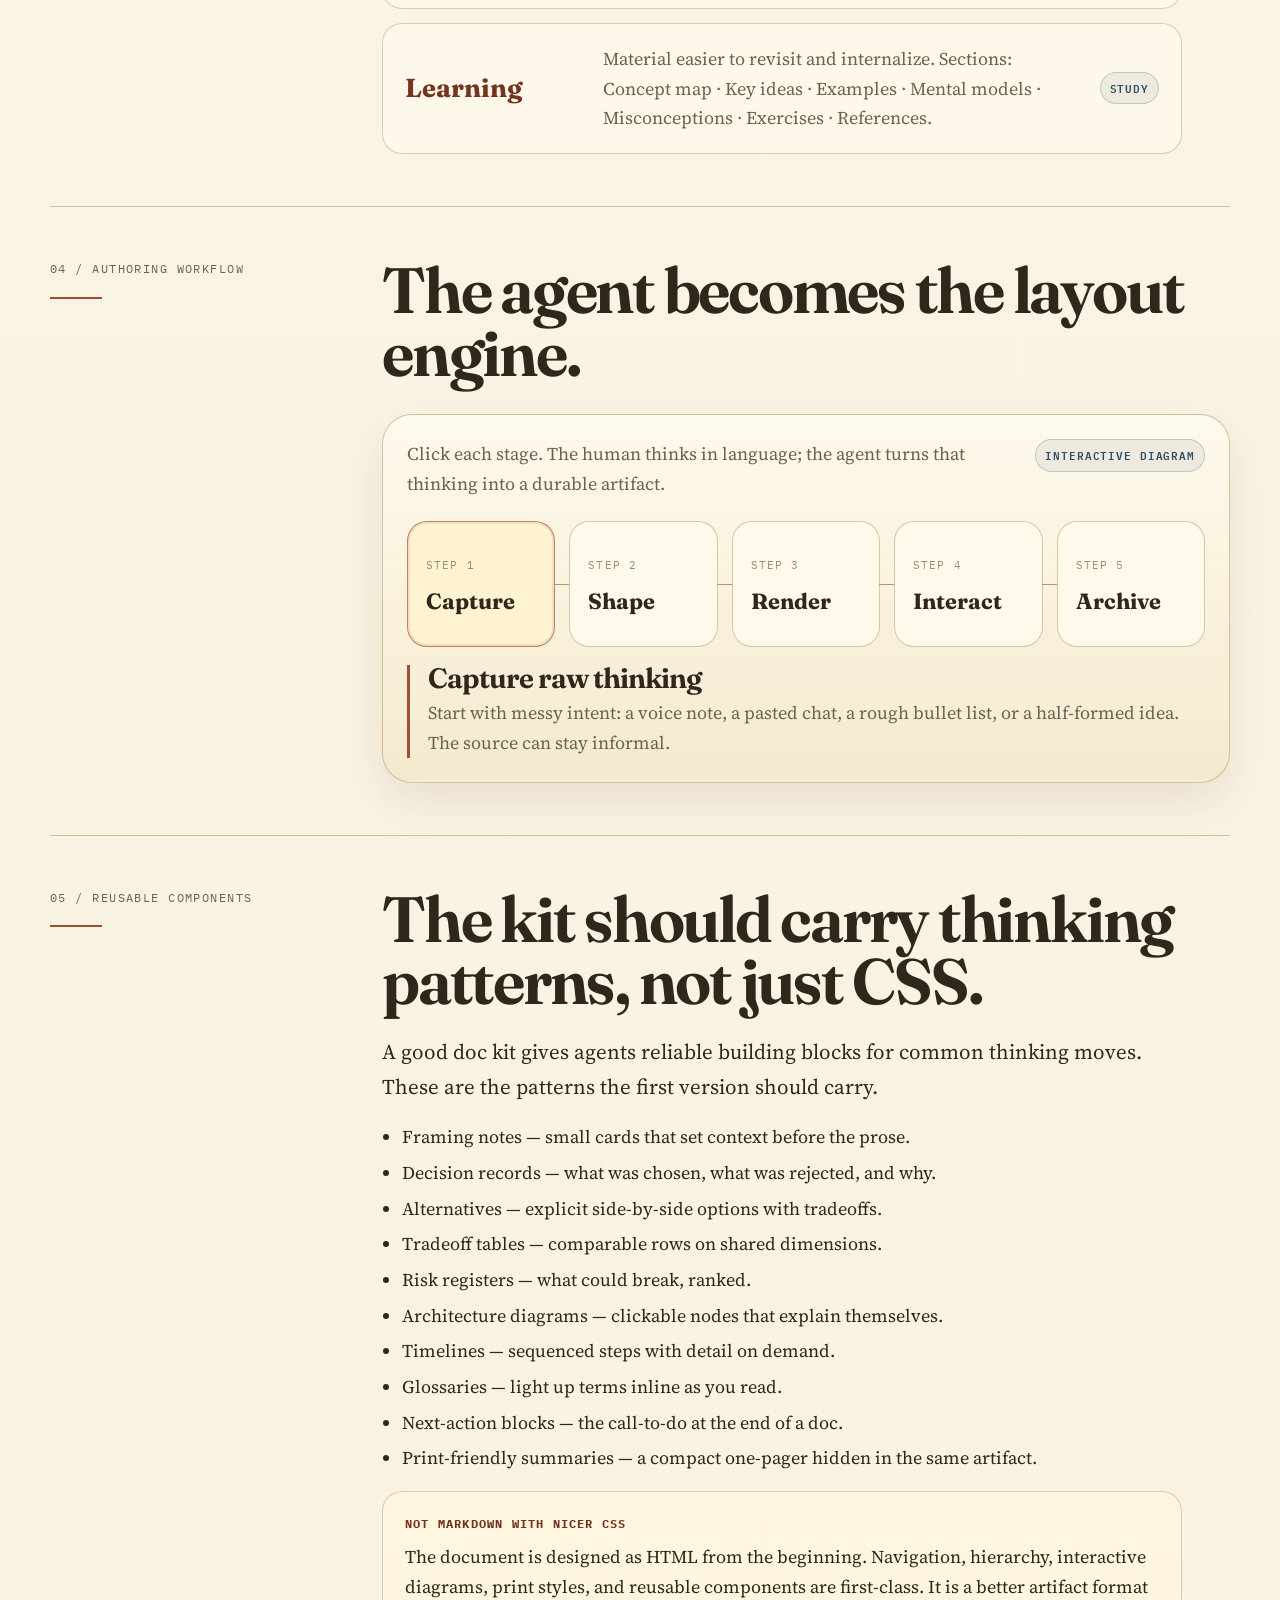
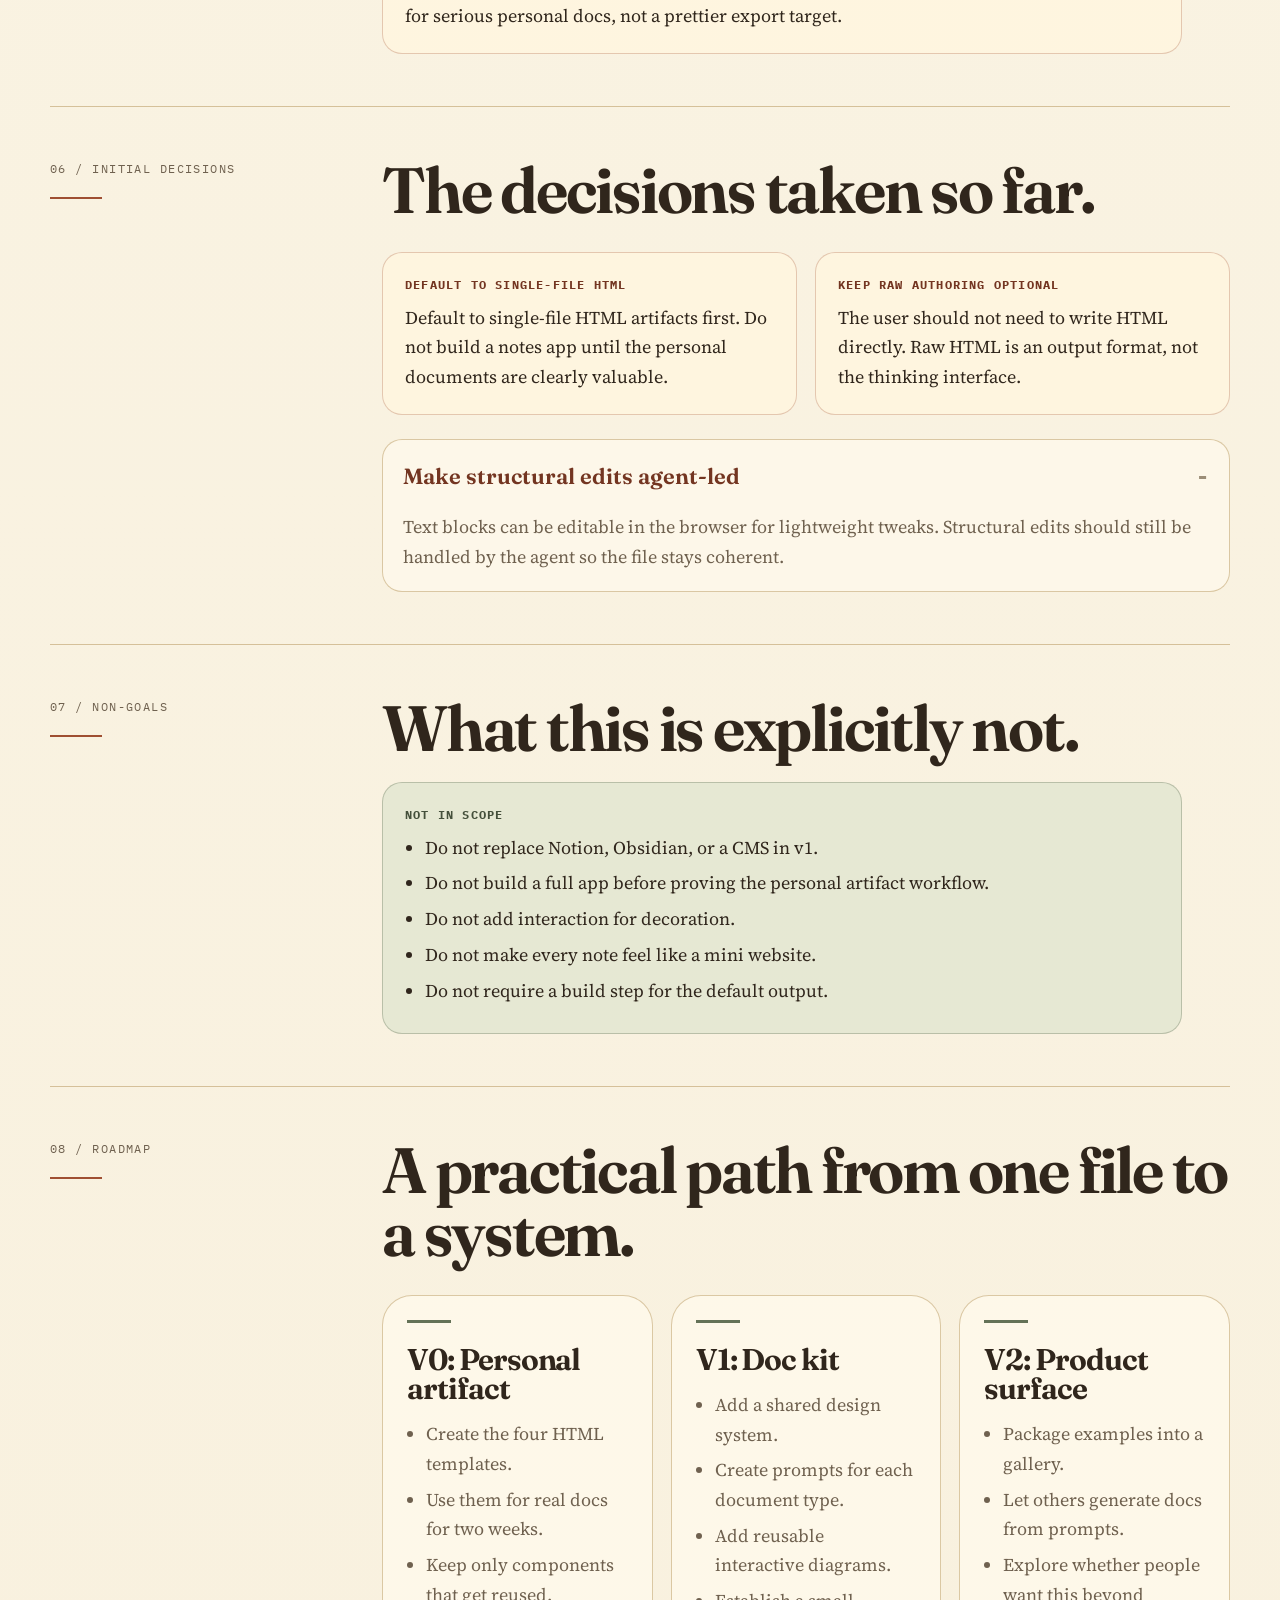
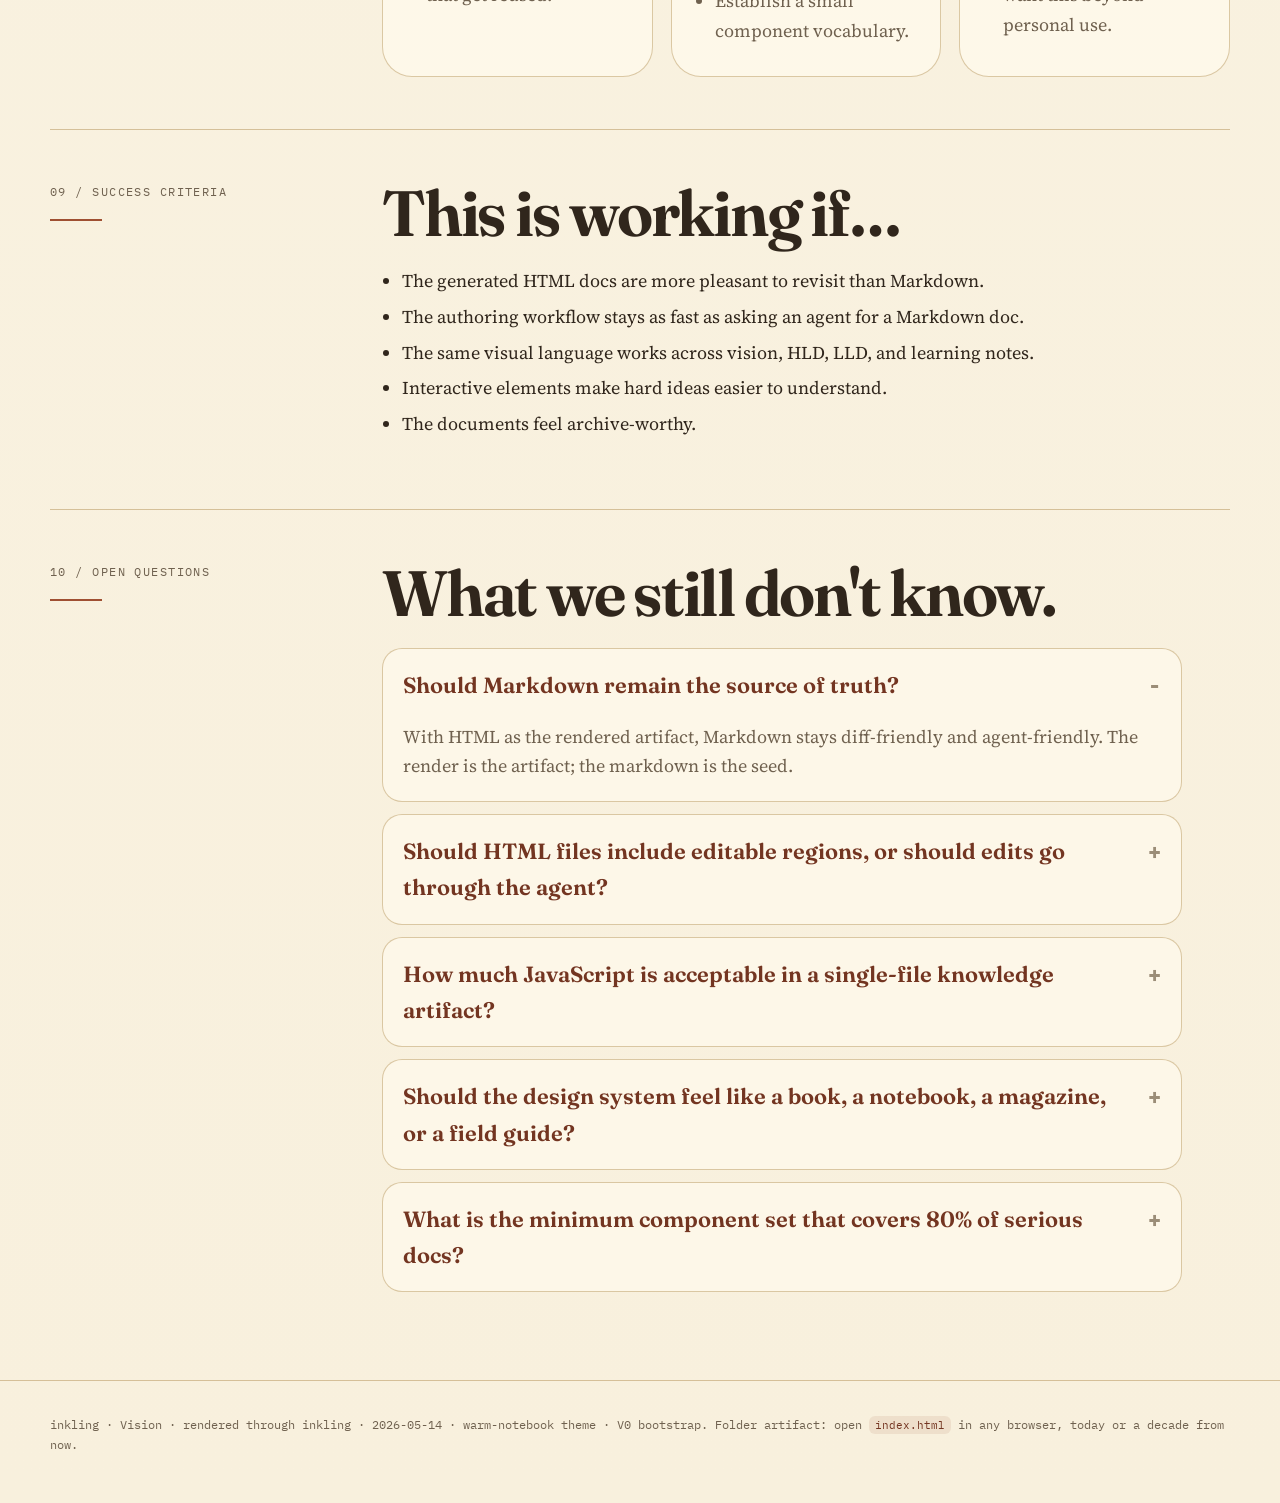
<file: docs/examples/vision/index.html>
<!doctype html>
<html lang="en">
  <head>
    <meta charset="utf-8" />
    <meta name="viewport" content="width=device-width, initial-scale=1" />
    <meta
      name="description"
      content="inkling vision: a personal kit for ideas, vision docs, HLDs, LLDs, and learning notes — agent-generated, single-file, warm, readable, interactive HTML."
    />
    <title>inkling — Vision</title>
    <link rel="preconnect" href="https://fonts.googleapis.com" />
    <link rel="preconnect" href="https://fonts.gstatic.com" crossorigin />
    <link
      href="https://fonts.googleapis.com/css2?family=Fraunces:opsz,wght,SOFT@9..144,450..750,60&family=Source+Serif+4:opsz,wght@8..60,400..700&family=IBM+Plex+Mono:wght@400;500;600&display=swap"
      rel="stylesheet"
    />
    <link rel="stylesheet" href="style.css" />
  </head>
  <body>
    <div class="progress" aria-hidden="true"></div>
    <header class="topbar">
      <div class="shell topbar-inner">
        <a class="brand" href="#top" aria-label="Back to top">
          <span class="mark">HD</span>
          <span>
            <strong>inkling</strong>
            <span>Vision document</span>
          </span>
        </a>
        <nav class="nav" aria-label="Document sections">
          <a href="#why">Why</a>
          <a href="#principles">Principles</a>
          <a href="#kit">Kit</a>
          <a href="#workflow">Workflow</a>
          <a href="#components">Components</a>
          <a href="#decisions">Decisions</a>
          <a href="#non-goals">Non-goals</a>
          <a href="#roadmap">Roadmap</a>
          <a href="#success">Success</a>
          <a href="#open-questions">Questions</a>
        </nav>
        <div class="actions">
          <button class="ghost-button" type="button" id="focusToggle" aria-pressed="false">
            Focus mode
          </button>
          <button class="ghost-button" type="button" id="printButton">Print</button>
        </div>
      </div>
    </header>

    <main id="top" class="shell">
      <section class="hero" aria-labelledby="title">
        <div>
          <p class="eyebrow">Personal knowledge artifact</p>
          <h1 id="title" class="editable" contenteditable="true">
            inkling — Vision.
          </h1>
          <p class="lede editable" contenteditable="true">
            A personal document kit for ideas, vision docs, HLDs, LLDs, and learning notes:
            agent-generated, single-file, warm, readable, interactive HTML.
          </p>
        </div>

        <aside class="hero-card" aria-label="Thesis">
          <span class="stamp">Working thesis</span>
          <p class="thesis editable" contenteditable="true">
            Markdown is good for writing. HTML can be good for wanting to read what you wrote.
          </p>
          <div class="metadata">
            <div class="meta-item">
              <span>Project</span>
              <strong>inkling</strong>
            </div>
            <div class="meta-item">
              <span>Status</span>
              <strong>V0 bootstrap</strong>
            </div>
            <div class="meta-item">
              <span>Doc type</span>
              <strong>Vision</strong>
            </div>
            <div class="meta-item">
              <span>Theme</span>
              <strong>Warm notebook</strong>
            </div>
          </div>
        </aside>
      </section>

      <section id="why" class="section">
        <div class="section-grid">
          <aside class="section-kicker">01 / Why this exists</aside>
          <div class="prose">
            <h2>Markdown is excellent. What it can't carry is the ceiling.</h2>
            <p>
              Markdown is excellent as a low-friction writing surface. Agents produce it quickly.
              Humans can diff it, copy it, and publish it almost anywhere. But for high-value
              thinking documents, Markdown often makes the output feel unfinished.
            </p>
            <p>
              The missing quality is desire. A vision doc should feel like something worth
              returning to. An architecture doc should make the system easier to hold in your
              head. A learning note should feel like a field guide, not a dumped transcript.
            </p>
            <div class="pullquote editable" contenteditable="true">
              The goal is not prettier notes. The goal is notes that pull you back into the
              thinking.
            </div>
            <div class="note-grid" aria-label="The bet">
              <article class="note-card">
                <strong>Markdown keeps</strong>
                <p>Speed, portability, version control, agent friendliness, and plain text clarity.</p>
              </article>
              <article class="note-card">
                <strong>HTML adds</strong>
                <p>Layout, interaction, diagrams, navigation, print polish, and visual hierarchy.</p>
              </article>
              <article class="note-card">
                <strong>The bet</strong>
                <p>The agent can absorb the complexity, while the human keeps the writing flow.</p>
              </article>
            </div>
          </div>
        </div>
      </section>

      <section id="principles" class="section">
        <div class="section-grid">
          <aside class="section-kicker">02 / Principles</aside>
          <div>
            <h2>What this kit must believe.</h2>
            <div class="principles">
              <article class="principle">
                <span class="number">Principle 01</span>
                <h3>Writing stays easy.</h3>
                <p>
                  The user should not hand-author elaborate HTML. The agent should transform
                  natural-language intent into a polished document.
                </p>
              </article>
              <article class="principle">
                <span class="number">Principle 02</span>
                <h3>Beauty serves return visits.</h3>
                <p>
                  The visual system should make the document feel calm, serious, and inviting,
                  like a notebook you want to reopen.
                </p>
              </article>
              <article class="principle">
                <span class="number">Principle 03</span>
                <h3>Interaction must explain.</h3>
                <p>
                  Interactivity is only worth adding when it clarifies structure: diagrams,
                  decision trees, timelines, comparisons, and drills into detail.
                </p>
              </article>
              <article class="principle">
                <span class="number">Principle 04</span>
                <h3>One file should be enough.</h3>
                <p>
                  The default artifact should open in a browser, survive archiving, be easy to
                  share, and require no app or server.
                </p>
              </article>
            </div>
          </div>
        </div>
      </section>

      <section id="kit" class="section">
        <div class="section-grid">
          <aside class="section-kicker">03 / The first kit</aside>
          <div class="prose">
            <h2>Start with four document types, not a platform.</h2>
            <p>
              The first version should be a disciplined set of document templates for the docs
              already being written. Keep the scope personal, useful, and shippable.
            </p>
            <div class="doc-types">
              <article class="doc-type">
                <strong>Vision</strong>
                <p>
                  Why something should exist, what it believes, what success looks like, what is
                  out of scope. Sections: Thesis · Why now · User &amp; problem · Principles ·
                  Non-goals · Risks · Roadmap.
                </p>
                <span class="pill">Start here</span>
              </article>
              <article class="doc-type">
                <strong>HLD</strong>
                <p>
                  The high-level system design. Sections: System overview · Architecture diagram ·
                  Major components · Data flow · Boundaries · Tradeoffs · Risks.
                </p>
                <span class="pill">Architecture</span>
              </article>
              <article class="doc-type">
                <strong>LLD</strong>
                <p>
                  The implementation-level design. Sections: APIs · Schemas · Classes &amp;
                  modules · State transitions · Edge cases · Error handling · Test plan.
                </p>
                <span class="pill">Execution</span>
              </article>
              <article class="doc-type">
                <strong>Learning</strong>
                <p>
                  Material easier to revisit and internalize. Sections: Concept map · Key ideas ·
                  Examples · Mental models · Misconceptions · Exercises · References.
                </p>
                <span class="pill">Study</span>
              </article>
            </div>
          </div>
        </div>
      </section>

      <section id="workflow" class="section">
        <div class="section-grid">
          <aside class="section-kicker">04 / Authoring workflow</aside>
          <div>
            <h2>The agent becomes the layout engine.</h2>
            <div class="flow-wrap">
              <div class="flow-header">
                <p>
                  Click each stage. The human thinks in language; the agent turns that thinking
                  into a durable artifact.
                </p>
                <span class="pill">Interactive diagram</span>
              </div>
              <div class="flow" role="list" aria-label="inkling workflow">
                <button class="flow-node active" type="button" data-step="capture" role="listitem">
                  <span>Step 1</span>
                  <strong>Capture</strong>
                </button>
                <button class="flow-node" type="button" data-step="shape" role="listitem">
                  <span>Step 2</span>
                  <strong>Shape</strong>
                </button>
                <button class="flow-node" type="button" data-step="render" role="listitem">
                  <span>Step 3</span>
                  <strong>Render</strong>
                </button>
                <button class="flow-node" type="button" data-step="interact" role="listitem">
                  <span>Step 4</span>
                  <strong>Interact</strong>
                </button>
                <button class="flow-node" type="button" data-step="archive" role="listitem">
                  <span>Step 5</span>
                  <strong>Archive</strong>
                </button>
              </div>
              <div class="flow-detail" aria-live="polite">
                <h3 id="flowTitle">Capture raw thinking</h3>
                <p id="flowText">
                  Start with messy intent: a voice note, a pasted chat, a rough bullet list, or
                  a half-formed idea. The source can stay informal.
                </p>
              </div>
            </div>
          </div>
        </div>
      </section>

      <section id="components" class="section">
        <div class="section-grid">
          <aside class="section-kicker">05 / Reusable components</aside>
          <div class="prose">
            <h2>The kit should carry thinking patterns, not just CSS.</h2>
            <p>
              A good doc kit gives agents reliable building blocks for common thinking moves.
              These are the patterns the first version should carry.
            </p>
            <ul class="clean">
              <li>Framing notes — small cards that set context before the prose.</li>
              <li>Decision records — what was chosen, what was rejected, and why.</li>
              <li>Alternatives — explicit side-by-side options with tradeoffs.</li>
              <li>Tradeoff tables — comparable rows on shared dimensions.</li>
              <li>Risk registers — what could break, ranked.</li>
              <li>Architecture diagrams — clickable nodes that explain themselves.</li>
              <li>Timelines — sequenced steps with detail on demand.</li>
              <li>Glossaries — light up terms inline as you read.</li>
              <li>Next-action blocks — the call-to-do at the end of a doc.</li>
              <li>Print-friendly summaries — a compact one-pager hidden in the same artifact.</li>
            </ul>
            <article class="callout">
              <strong>Not Markdown with nicer CSS</strong>
              <p>
                The document is designed as HTML from the beginning. Navigation, hierarchy,
                interactive diagrams, print styles, and reusable components are first-class. It
                is a better artifact format for serious personal docs, not a prettier export
                target.
              </p>
            </article>
          </div>
        </div>
      </section>

      <section id="decisions" class="section">
        <div class="section-grid">
          <aside class="section-kicker">06 / Initial decisions</aside>
          <div>
            <h2>The decisions taken so far.</h2>
            <div class="component-demo">
              <article class="callout">
                <strong>Default to single-file HTML</strong>
                <p>
                  Default to single-file HTML artifacts first. Do not build a notes app until the
                  personal documents are clearly valuable.
                </p>
              </article>
              <article class="callout">
                <strong>Keep raw authoring optional</strong>
                <p>
                  The user should not need to write HTML directly. Raw HTML is an output format,
                  not the thinking interface.
                </p>
              </article>
            </div>
            <div class="decision-list">
              <details open>
                <summary>Make structural edits agent-led</summary>
                <p>
                  Text blocks can be editable in the browser for lightweight tweaks. Structural
                  edits should still be handled by the agent so the file stays coherent.
                </p>
              </details>
            </div>
          </div>
        </div>
      </section>

      <section id="non-goals" class="section">
        <div class="section-grid">
          <aside class="section-kicker">07 / Non-goals</aside>
          <div class="prose">
            <h2>What this is explicitly not.</h2>
            <article class="callout" data-tone="sage">
              <strong>Not in scope</strong>
              <ul class="clean">
                <li>Do not replace Notion, Obsidian, or a CMS in v1.</li>
                <li>Do not build a full app before proving the personal artifact workflow.</li>
                <li>Do not add interaction for decoration.</li>
                <li>Do not make every note feel like a mini website.</li>
                <li>Do not require a build step for the default output.</li>
              </ul>
            </article>
          </div>
        </div>
      </section>

      <section id="roadmap" class="section">
        <div class="section-grid">
          <aside class="section-kicker">08 / Roadmap</aside>
          <div>
            <h2>A practical path from one file to a system.</h2>
            <div class="roadmap">
              <article class="roadmap-phase">
                <h3>V0: Personal artifact</h3>
                <ul class="clean">
                  <li>Create the four HTML templates.</li>
                  <li>Use them for real docs for two weeks.</li>
                  <li>Keep only components that get reused.</li>
                </ul>
              </article>
              <article class="roadmap-phase">
                <h3>V1: Doc kit</h3>
                <ul class="clean">
                  <li>Add a shared design system.</li>
                  <li>Create prompts for each document type.</li>
                  <li>Add reusable interactive diagrams.</li>
                  <li>Establish a small component vocabulary.</li>
                </ul>
              </article>
              <article class="roadmap-phase">
                <h3>V2: Product surface</h3>
                <ul class="clean">
                  <li>Package examples into a gallery.</li>
                  <li>Let others generate docs from prompts.</li>
                  <li>Explore whether people want this beyond personal use.</li>
                </ul>
              </article>
            </div>
          </div>
        </div>
      </section>

      <section id="success" class="section">
        <div class="section-grid">
          <aside class="section-kicker">09 / Success criteria</aside>
          <div class="prose">
            <h2>This is working if…</h2>
            <ul class="clean">
              <li>The generated HTML docs are more pleasant to revisit than Markdown.</li>
              <li>The authoring workflow stays as fast as asking an agent for a Markdown doc.</li>
              <li>The same visual language works across vision, HLD, LLD, and learning notes.</li>
              <li>Interactive elements make hard ideas easier to understand.</li>
              <li>The documents feel archive-worthy.</li>
            </ul>
          </div>
        </div>
      </section>

      <section id="open-questions" class="section">
        <div class="section-grid">
          <aside class="section-kicker">10 / Open questions</aside>
          <div class="prose">
            <h2>What we still don't know.</h2>
            <div class="decision-list">
              <details open>
                <summary>Should Markdown remain the source of truth?</summary>
                <p>
                  With HTML as the rendered artifact, Markdown stays diff-friendly and
                  agent-friendly. The render is the artifact; the markdown is the seed.
                </p>
              </details>
              <details>
                <summary>Should HTML files include editable regions, or should edits go through the agent?</summary>
                <p>
                  Lightweight text edits in the browser are useful. Structural edits should still
                  be agent-led so the file stays coherent.
                </p>
              </details>
              <details>
                <summary>How much JavaScript is acceptable in a single-file knowledge artifact?</summary>
                <p>
                  Enough to enable interaction that explains structure; not enough to require a
                  bundler. The runtime should fit in a few kilobytes.
                </p>
              </details>
              <details>
                <summary>Should the design system feel like a book, a notebook, a magazine, or a field guide?</summary>
                <p>
                  Start with one warm-notebook theme and earn more themes by writing docs that
                  visibly want them.
                </p>
              </details>
              <details>
                <summary>What is the minimum component set that covers 80% of serious docs?</summary>
                <p>
                  Find out by writing real docs and watching what the agent reaches for twice.
                  V1 extracts the recurring ones into a shared kit.
                </p>
              </details>
            </div>
          </div>
        </div>
      </section>
    </main>

    <footer class="footer">
      <div class="shell">
        inkling · Vision · rendered through inkling · 2026-05-14 · warm-notebook theme · V0
        bootstrap. Folder artifact: open <code>index.html</code> in any browser, today or a
        decade from now.
      </div>
    </footer>

    <script type="application/json" id="flow-details">
      {
        "capture": {
          "title": "Capture raw thinking",
          "text": "Start with messy intent: a voice note, a pasted chat, a rough bullet list, or a half-formed idea. The source can stay informal."
        },
        "shape": {
          "title": "Shape into a doc type",
          "text": "Pick the right frame: vision, HLD, LLD, or learning note. The template gives the agent a strong structure before it writes."
        },
        "render": {
          "title": "Render as warm HTML",
          "text": "The agent writes semantic HTML, applies the shared theme, and chooses components that make the document easier to scan and revisit."
        },
        "interact": {
          "title": "Interact where it helps",
          "text": "Diagrams, timelines, comparisons, and decisions can become clickable. Interaction is used for understanding, not decoration."
        },
        "archive": {
          "title": "Archive and reuse",
          "text": "The finished file opens in any browser, prints cleanly, and becomes a reference for the next generated doc."
        }
      }
    </script>
    <script src="runtime.js"></script>
  </body>
</html>
</file>
<file: docs/style.css>
/* tokens — inherited from warm-notebook */
:root {
  color-scheme: light;
  --paper: #f8f0dd;
  --paper-deep: #efe0bc;
  --paper-soft: #fbf6e8;
  --ink: #30261c;
  --ink-muted: #6f614f;
  --ink-faint: #9b8d77;
  --line: #d9c79f;
  --line-strong: #b8975f;
  --clay: #9f4f32;
  --clay-dark: #733521;
  --sage: #647257;
  --sage-soft: #dfe5cf;
  --ochre: #bd8128;
  --blue-ink: #314f65;
  --shadow: 0 24px 60px rgba(87, 60, 26, 0.16);
  --radius-xl: 30px;
  --radius-lg: 20px;
  --radius-md: 14px;
  --radius-sm: 8px;
  --serif-display: "Fraunces", "Source Serif 4", Georgia, serif;
  --serif-body: "Source Serif 4", Georgia, serif;
  --mono: "IBM Plex Mono", ui-monospace, SFMono-Regular, Menlo, Consolas, monospace;
  --max-width: 1180px;
}

* { box-sizing: border-box; }
html { scroll-behavior: smooth; }

body {
  margin: 0;
  background:
    radial-gradient(circle at 12% 10%, rgba(189, 129, 40, 0.16), transparent 34rem),
    radial-gradient(circle at 82% 0%, rgba(100, 114, 87, 0.18), transparent 28rem),
    linear-gradient(180deg, var(--paper-soft), var(--paper));
  color: var(--ink);
  font-family: var(--serif-body);
  font-size: 18px;
  line-height: 1.65;
}

body::before {
  position: fixed; inset: 0; z-index: -1;
  pointer-events: none; content: "";
  opacity: 0.35;
  background-image:
    linear-gradient(rgba(90, 60, 30, 0.05) 1px, transparent 1px),
    linear-gradient(90deg, rgba(90, 60, 30, 0.04) 1px, transparent 1px);
  background-size: 46px 46px;
  mask-image: linear-gradient(to bottom, black, transparent 92%);
}

a {
  color: var(--clay-dark);
  text-decoration-color: rgba(159, 79, 50, 0.35);
  text-underline-offset: 0.18em;
}
a:hover { text-decoration-color: currentColor; }

button, summary { font: inherit; }
button { cursor: pointer; }

code {
  font-family: var(--mono);
  font-size: 0.92em;
  background: rgba(159, 79, 50, 0.08);
  border: 1px solid rgba(159, 79, 50, 0.18);
  padding: 0.06em 0.4em;
  border-radius: 6px;
  color: var(--clay-dark);
}

.shell {
  max-width: var(--max-width);
  margin: 0 auto;
  padding: 0 32px;
}

/* progress bar */
.progress {
  position: fixed; top: 0; left: 0; right: 0; height: 3px;
  background: linear-gradient(90deg, var(--clay), var(--ochre) 60%, var(--sage));
  width: 0%;
  z-index: 50;
  transition: width 80ms linear;
}

/* topbar */
.topbar {
  position: sticky; top: 0; z-index: 30;
  backdrop-filter: blur(14px);
  background: rgba(248, 240, 221, 0.78);
  border-bottom: 1px solid var(--line);
}
.topbar-inner {
  display: flex; align-items: center; justify-content: space-between;
  gap: 24px; padding: 16px 0;
}
.brand { display: flex; align-items: center; gap: 12px; text-decoration: none; color: inherit; }
.brand .mark {
  width: 36px; height: 36px;
  border-radius: 10px;
  background: linear-gradient(135deg, var(--clay), var(--ochre));
  color: var(--paper-soft);
  display: grid; place-items: center;
  font-family: var(--serif-display); font-weight: 700; font-size: 18px;
  box-shadow: var(--shadow);
}
.brand .name { font-family: var(--serif-display); font-weight: 600; font-size: 18px; letter-spacing: -0.01em; }
.brand .kind { display: block; font-size: 12px; color: var(--ink-muted); font-family: var(--mono); letter-spacing: 0.06em; text-transform: uppercase; }
.actions { display: flex; gap: 10px; }
.ghost-button {
  background: transparent;
  border: 1px solid var(--line-strong);
  color: var(--ink-muted);
  padding: 8px 14px;
  border-radius: 999px;
  font-family: var(--mono);
  font-size: 13px;
  transition: all 120ms ease;
}
.ghost-button:hover { color: var(--clay-dark); border-color: var(--clay); }
.ghost-button[aria-pressed="true"] { background: var(--clay); color: var(--paper-soft); border-color: var(--clay); }

/* hero */
.hero {
  padding: 80px 0 56px;
  display: grid;
  grid-template-columns: 1.3fr 1fr;
  gap: 56px;
  align-items: end;
}
.hero .eyebrow {
  font-family: var(--mono);
  font-size: 12px;
  color: var(--clay);
  letter-spacing: 0.18em;
  text-transform: uppercase;
  margin-bottom: 18px;
}
.hero h1 {
  font-family: var(--serif-display);
  font-weight: 600;
  font-size: clamp(40px, 5.4vw, 68px);
  line-height: 1.04;
  letter-spacing: -0.02em;
  margin: 0 0 20px;
}
.hero .lede {
  font-size: 21px;
  color: var(--ink-muted);
  line-height: 1.55;
  max-width: 36ch;
  margin: 0 0 28px;
}
.hero .cta {
  border: 1px solid var(--line-strong);
  background: var(--paper-soft);
  border-radius: var(--radius-lg);
  padding: 22px 24px;
  box-shadow: var(--shadow);
}
.hero .cta .label {
  font-family: var(--mono); font-size: 11px;
  color: var(--sage); letter-spacing: 0.14em; text-transform: uppercase;
  margin-bottom: 10px;
}
.hero .cta .prompt {
  font-family: var(--mono); font-size: 15px;
  color: var(--ink); background: var(--paper-deep);
  padding: 14px 16px; border-radius: var(--radius-md);
  border: 1px dashed var(--line-strong);
  line-height: 1.5;
}
.hero .cta .note {
  font-size: 14px; color: var(--ink-muted); margin-top: 14px;
}

/* sections */
.section {
  padding: 56px 0;
  border-top: 1px solid var(--line);
}
.section .eyebrow {
  font-family: var(--mono);
  font-size: 12px;
  color: var(--clay);
  letter-spacing: 0.18em;
  text-transform: uppercase;
  margin-bottom: 14px;
}
.section h2 {
  font-family: var(--serif-display);
  font-weight: 600;
  font-size: clamp(28px, 3.4vw, 40px);
  line-height: 1.1;
  letter-spacing: -0.015em;
  margin: 0 0 18px;
}
.section .intro {
  font-size: 19px;
  color: var(--ink-muted);
  max-width: 64ch;
  margin: 0 0 36px;
}

/* invented: flow-stepper — clickable 5-step pipeline */
.flow-stepper {
  background: var(--paper-soft);
  border: 1px solid var(--line);
  border-radius: var(--radius-xl);
  padding: 32px;
  box-shadow: var(--shadow);
}
.flow-stepper .steps {
  display: grid;
  grid-template-columns: repeat(5, 1fr);
  gap: 12px;
  margin-bottom: 28px;
}
.flow-stepper .step {
  position: relative;
  background: var(--paper);
  border: 1px solid var(--line);
  border-radius: var(--radius-md);
  padding: 18px 14px;
  text-align: left;
  cursor: pointer;
  transition: all 160ms ease;
  font-family: inherit;
  color: inherit;
}
.flow-stepper .step:hover { border-color: var(--clay); transform: translateY(-2px); }
.flow-stepper .step[aria-pressed="true"] {
  background: linear-gradient(160deg, var(--clay), var(--clay-dark));
  border-color: var(--clay-dark);
  color: var(--paper-soft);
  box-shadow: 0 16px 28px rgba(115, 53, 33, 0.28);
}
.flow-stepper .step .n {
  font-family: var(--mono); font-size: 12px;
  letter-spacing: 0.1em; opacity: 0.7;
}
.flow-stepper .step[aria-pressed="true"] .n { opacity: 1; color: var(--paper-deep); }
.flow-stepper .step .title {
  font-family: var(--serif-display); font-weight: 600; font-size: 17px;
  margin-top: 8px; line-height: 1.2;
}
.flow-stepper .step + .step::before {
  content: "";
  position: absolute; left: -8px; top: 50%;
  width: 4px; height: 4px; border-radius: 50%;
  background: var(--line-strong);
}
.flow-stepper .panel {
  border-top: 1px dashed var(--line-strong);
  padding-top: 24px;
  display: grid; grid-template-columns: 1.4fr 1fr; gap: 28px;
  align-items: start;
}
.flow-stepper .panel .text {
  font-size: 17px; color: var(--ink); line-height: 1.6;
}
.flow-stepper .panel .text .what {
  font-family: var(--serif-display); font-weight: 600; font-size: 22px;
  margin: 0 0 10px; color: var(--clay-dark);
}
.flow-stepper .panel .example {
  background: var(--paper-deep);
  border-radius: var(--radius-md);
  padding: 18px 20px;
  font-family: var(--mono); font-size: 13px; line-height: 1.7;
  color: var(--ink);
  border: 1px solid var(--line-strong);
}
.flow-stepper .panel .example .you { color: var(--blue-ink); }
.flow-stepper .panel .example .agent { color: var(--clay-dark); }
.flow-stepper .panel .example .files { color: var(--sage); }

/* invented: conversation-sim — turn-based chat chassis */
.convo {
  display: flex; flex-direction: column; gap: 28px;
}
.convo .turn {
  display: grid;
  grid-template-columns: minmax(0, 1fr) minmax(0, 1.3fr);
  gap: 28px;
  align-items: start;
}
.convo .friend {
  background: var(--paper-deep);
  border: 1px solid var(--line-strong);
  border-radius: var(--radius-lg) var(--radius-lg) var(--radius-sm) var(--radius-lg);
  padding: 20px 22px;
  font-size: 17px;
  color: var(--ink);
  position: relative;
}
.convo .friend .who {
  font-family: var(--mono); font-size: 11px;
  color: var(--sage); letter-spacing: 0.14em; text-transform: uppercase;
  margin-bottom: 8px;
}
.convo .friend .says { line-height: 1.55; }
.convo .agent {
  background: var(--paper-soft);
  border: 1px solid var(--line);
  border-radius: var(--radius-lg) var(--radius-lg) var(--radius-lg) var(--radius-sm);
  padding: 20px 22px;
  font-size: 16px;
  color: var(--ink);
  box-shadow: 0 12px 24px rgba(87, 60, 26, 0.08);
}
.convo .agent .who {
  font-family: var(--mono); font-size: 11px;
  color: var(--clay); letter-spacing: 0.14em; text-transform: uppercase;
  margin-bottom: 8px;
}
.convo .agent .does { line-height: 1.55; margin-bottom: 14px; }
.convo .agent .does strong { color: var(--clay-dark); }
.convo .agent .chips {
  display: flex; flex-wrap: wrap; gap: 6px;
}
.convo .agent .verb-chip {
  font-family: var(--mono); font-size: 11px;
  background: var(--clay); color: var(--paper-soft);
  padding: 4px 10px; border-radius: 999px;
  letter-spacing: 0.08em; text-transform: uppercase;
}
/* invented: files-touched chips */
.convo .agent .file-chip {
  font-family: var(--mono); font-size: 11px;
  background: var(--paper-deep);
  border: 1px solid var(--line-strong);
  color: var(--ink-muted);
  padding: 4px 10px; border-radius: 999px;
}
.convo .agent .file-chip.added {
  background: var(--sage-soft); border-color: var(--sage); color: var(--sage);
}

/* invented: folder-anatomy — interactive folder tree */
.anatomy {
  display: grid; grid-template-columns: 320px 1fr;
  gap: 32px; align-items: start;
}
.anatomy .tree {
  background: var(--paper-soft);
  border: 1px solid var(--line);
  border-radius: var(--radius-lg);
  padding: 22px;
  font-family: var(--mono); font-size: 14px;
  box-shadow: var(--shadow);
}
.anatomy .tree .root {
  color: var(--clay-dark); font-weight: 600; margin-bottom: 8px;
}
.anatomy .tree button {
  display: block; width: 100%;
  text-align: left;
  background: transparent;
  border: 1px solid transparent;
  color: var(--ink);
  padding: 6px 10px; margin: 2px 0;
  border-radius: var(--radius-sm);
  font-family: inherit; font-size: 13px;
  transition: all 120ms ease;
}
.anatomy .tree button:hover { background: var(--paper-deep); border-color: var(--line); }
.anatomy .tree button[aria-pressed="true"] {
  background: var(--clay); color: var(--paper-soft); border-color: var(--clay-dark);
}
.anatomy .tree .indent { padding-left: 14px; }
.anatomy .detail {
  background: var(--paper-soft);
  border: 1px solid var(--line);
  border-radius: var(--radius-lg);
  padding: 28px 32px;
  min-height: 280px;
}
.anatomy .detail .file-name {
  font-family: var(--mono); font-size: 13px;
  color: var(--clay); letter-spacing: 0.06em;
  margin-bottom: 4px;
}
.anatomy .detail h3 {
  font-family: var(--serif-display); font-weight: 600;
  font-size: 26px; margin: 0 0 12px; letter-spacing: -0.01em;
}
.anatomy .detail p { margin: 0 0 14px; color: var(--ink); }
.anatomy .detail .role-strip {
  display: inline-flex; align-items: center; gap: 8px;
  font-family: var(--mono); font-size: 11px;
  background: var(--paper-deep);
  border: 1px solid var(--line-strong);
  padding: 6px 12px; border-radius: 999px;
  color: var(--ink-muted);
  letter-spacing: 0.06em; text-transform: uppercase;
  margin-bottom: 18px;
}
.anatomy .detail ul { padding-left: 1.2em; margin: 0; }
.anatomy .detail li { margin: 6px 0; }

/* invented: compare slider — before/after */
.compare {
  position: relative;
  background: var(--paper-soft);
  border: 1px solid var(--line);
  border-radius: var(--radius-lg);
  padding: 0;
  overflow: hidden;
  box-shadow: var(--shadow);
  min-height: 360px;
}
.compare .tabs {
  display: flex; gap: 0;
  border-bottom: 1px solid var(--line);
  background: var(--paper-deep);
}
.compare .tab {
  flex: 1;
  background: transparent;
  border: none;
  padding: 18px 24px;
  font-family: var(--mono); font-size: 12px;
  letter-spacing: 0.12em; text-transform: uppercase;
  color: var(--ink-muted);
  border-bottom: 2px solid transparent;
  transition: all 150ms ease;
}
.compare .tab[aria-pressed="true"] {
  background: var(--paper-soft);
  color: var(--clay-dark);
  border-bottom-color: var(--clay);
}
.compare .panels {
  display: grid; grid-template-columns: 1fr; padding: 28px 32px;
}
.compare .panel {
  display: none;
}
.compare .panel[data-active="true"] {
  display: block;
}
.compare .md-panel {
  font-family: var(--mono); font-size: 14px;
  color: var(--ink-muted); line-height: 1.7;
  white-space: pre-wrap;
  background: var(--paper-deep);
  border-radius: var(--radius-md);
  padding: 20px 24px;
}
.compare .doc-panel[data-active="true"] { display: flex; flex-direction: column; gap: 18px; }

/* invented: funnel — reactive chart that proves the four pillars in one component */
.compare .doc-panel .funnel {
  position: relative;
  display: flex;
  flex-direction: column;
  gap: 18px;
}
.compare .doc-panel .funnel-head {
  display: flex;
  align-items: flex-end;
  justify-content: space-between;
  gap: 18px;
  flex-wrap: wrap;
}
.compare .doc-panel .funnel-title {
  font-family: var(--serif-display);
  font-weight: 600;
  font-size: 24px;
  margin: 0 0 4px;
  letter-spacing: -0.01em;
  color: var(--ink);
}
.compare .doc-panel .funnel-sub {
  font-size: 13px;
  color: var(--ink-muted);
  margin: 0;
  font-family: var(--mono);
  letter-spacing: 0.02em;
}
.compare .doc-panel .funnel-toggle {
  display: inline-flex;
  background: var(--paper-deep);
  border: 1px solid var(--line-strong);
  border-radius: 999px;
  padding: 3px;
}
.compare .doc-panel .funnel-toggle button {
  background: transparent;
  border: 0;
  padding: 6px 14px;
  border-radius: 999px;
  font-family: var(--mono);
  font-size: 11px;
  letter-spacing: 0.08em;
  text-transform: uppercase;
  color: var(--ink-muted);
  cursor: pointer;
  transition: all 140ms ease;
}
.compare .doc-panel .funnel-toggle button[aria-pressed="true"] {
  background: var(--clay);
  color: var(--paper-soft);
  box-shadow: 0 4px 10px rgba(115, 53, 33, 0.22);
}

.compare .doc-panel .funnel-bars {
  display: flex;
  flex-direction: column;
  gap: 8px;
}
.compare .doc-panel .funnel-row {
  display: grid;
  grid-template-columns: 90px 1fr 70px;
  align-items: center;
  gap: 14px;
  background: transparent;
  border: 1px solid transparent;
  padding: 8px 10px;
  border-radius: var(--radius-sm);
  font-family: inherit;
  color: inherit;
  text-align: left;
  cursor: pointer;
  transition: background 140ms ease, border-color 140ms ease, transform 140ms ease;
}
.compare .doc-panel .funnel-row:hover {
  background: var(--paper-deep);
  border-color: var(--line);
  transform: translateX(2px);
}
.compare .doc-panel .funnel-row[aria-pressed="true"] {
  background: var(--paper-deep);
  border-color: var(--clay);
}
.compare .doc-panel .funnel-step {
  font-family: var(--mono);
  font-size: 12px;
  color: var(--ink-muted);
  letter-spacing: 0.04em;
}
.compare .doc-panel .funnel-bar-wrap {
  height: 22px;
  background: rgba(159, 79, 50, 0.08);
  border-radius: 999px;
  overflow: hidden;
  position: relative;
}
.compare .doc-panel .funnel-bar {
  display: block;
  height: 100%;
  background: linear-gradient(90deg, var(--clay), var(--ochre));
  border-radius: 999px;
  transition: width 320ms cubic-bezier(.4, .14, .3, 1);
}
.compare .doc-panel .funnel-val {
  font-family: var(--mono);
  font-size: 13px;
  color: var(--clay-dark);
  text-align: right;
  font-variant-numeric: tabular-nums;
}

.compare .doc-panel .funnel-drawer {
  background: var(--paper-deep);
  border: 1px solid var(--line-strong);
  border-radius: var(--radius-md);
  padding: 0 18px;
  max-height: 0;
  overflow: hidden;
  transition: max-height 280ms ease, padding 200ms ease;
}
.compare .doc-panel .funnel-drawer[data-open="true"] {
  padding: 16px 20px;
  max-height: 300px;
}
.compare .doc-panel .funnel-drawer .drawer-title {
  font-family: var(--serif-display);
  font-weight: 600;
  font-size: 15px;
  color: var(--clay-dark);
  letter-spacing: -0.005em;
  margin-bottom: 8px;
}
.compare .doc-panel .funnel-drawer .drawer-body {
  font-size: 14.5px;
  line-height: 1.55;
  color: var(--ink);
  margin: 0;
}

.compare .doc-panel .funnel-foot {
  font-size: 13px;
  color: var(--ink-muted);
  margin: 0;
  font-style: italic;
  line-height: 1.5;
}

.compare .doc-panel .funnel-tip {
  position: absolute;
  pointer-events: none;
  background: var(--ink);
  color: var(--paper-soft);
  font-family: var(--mono);
  font-size: 11px;
  letter-spacing: 0.04em;
  padding: 6px 10px;
  border-radius: 6px;
  opacity: 0;
  transition: opacity 140ms ease;
  white-space: nowrap;
  z-index: 20;
  box-shadow: 0 8px 18px rgba(48, 38, 28, 0.28);
}

/* invented: problem-grid — six cards naming the markdown ceiling */
.problem-grid {
  list-style: none;
  padding: 0;
  margin: 0 0 12px;
  display: grid;
  grid-template-columns: 1fr 1fr;
  gap: 14px 22px;
}
.problem-grid li {
  font-size: 15.5px;
  line-height: 1.55;
  color: var(--ink);
  padding: 18px 22px;
  background: var(--paper-soft);
  border: 1px solid var(--line);
  border-radius: var(--radius-md);
}
.problem-grid li strong {
  color: var(--clay-dark);
  display: block;
  margin-bottom: 6px;
  font-family: var(--serif-display);
  font-weight: 600;
  font-size: 17.5px;
  letter-spacing: -0.005em;
}
.problem-grid li em {
  color: var(--clay);
  font-style: italic;
}

/* invented: pillars-grid — the five-axis contract, one card each */
.pillars-grid {
  display: grid;
  grid-template-columns: repeat(5, 1fr);
  gap: 14px;
  margin-top: 28px;
}
.pillars-grid .pillar {
  background: var(--paper-soft);
  border: 1px solid var(--line);
  border-radius: var(--radius-lg);
  padding: 22px 18px;
  box-shadow: 0 14px 28px rgba(87, 60, 26, 0.08);
  transition: transform 160ms ease, border-color 160ms ease;
}
.pillars-grid .pillar:hover {
  transform: translateY(-3px);
  border-color: var(--clay);
}
.pillars-grid .pillar-n {
  font-family: var(--mono);
  font-size: 11px;
  color: var(--clay);
  letter-spacing: 0.16em;
  margin-bottom: 10px;
}
.pillars-grid h3 {
  font-family: var(--serif-display);
  font-weight: 600;
  font-size: 19px;
  margin: 0 0 10px;
  letter-spacing: -0.01em;
  color: var(--ink);
}
.pillars-grid p {
  font-size: 14px;
  line-height: 1.55;
  color: var(--ink-muted);
  margin: 0;
}
.pillars-grid p em { color: var(--clay-dark); font-style: italic; }

/* invented: examples-list — three reference renders linked */
.examples-list {
  list-style: none;
  padding: 0;
  margin: 24px 0 0;
  display: grid;
  gap: 14px;
}
.examples-list li {
  background: var(--paper-soft);
  border: 1px solid var(--line);
  border-radius: var(--radius-md);
  transition: transform 140ms ease, border-color 140ms ease;
}
.examples-list li:hover {
  border-color: var(--clay);
  transform: translateY(-2px);
}
.examples-list li a {
  display: block;
  padding: 20px 24px;
  color: var(--ink);
  text-decoration: none;
  font-size: 15.5px;
  line-height: 1.55;
}
.examples-list li a:hover { color: var(--ink); }
.examples-list li a strong {
  color: var(--clay-dark);
  display: block;
  margin-bottom: 6px;
  font-family: var(--serif-display);
  font-weight: 600;
  font-size: 19px;
  letter-spacing: -0.01em;
}

/* try-it section */
.try-it {
  display: grid; grid-template-columns: 1fr 1fr; gap: 28px;
}
.try-it .card {
  background: var(--paper-soft);
  border: 1px solid var(--line);
  border-radius: var(--radius-lg);
  padding: 28px;
  box-shadow: var(--shadow);
}
.try-it .card .step-n {
  font-family: var(--mono); font-size: 12px; color: var(--sage);
  letter-spacing: 0.14em; text-transform: uppercase;
  margin-bottom: 10px;
}
.try-it .card h3 {
  font-family: var(--serif-display); font-weight: 600;
  font-size: 22px; margin: 0 0 12px; letter-spacing: -0.01em;
}
.try-it .card p { color: var(--ink); margin: 0 0 14px; }
.try-it .card .prompt {
  font-family: var(--mono); font-size: 14px;
  background: var(--paper-deep);
  border: 1px dashed var(--line-strong);
  border-radius: var(--radius-md);
  padding: 14px 16px;
  color: var(--ink);
  line-height: 1.5;
}

/* meta footer with event-log reveal */
.meta-foot {
  margin-top: 56px;
  padding: 36px 0 80px;
  border-top: 1px dashed var(--line-strong);
}
.meta-foot .lede {
  font-style: italic; color: var(--ink-muted); margin-bottom: 18px;
}
.meta-foot details {
  background: var(--paper-soft);
  border: 1px solid var(--line);
  border-radius: var(--radius-md);
  padding: 16px 20px;
}
.meta-foot summary {
  cursor: pointer;
  font-family: var(--mono); font-size: 13px;
  color: var(--clay-dark);
  letter-spacing: 0.06em;
}
.meta-foot pre {
  margin: 16px 0 0;
  font-family: var(--mono); font-size: 12px;
  color: var(--ink-muted);
  background: var(--paper-deep);
  border-radius: var(--radius-sm);
  padding: 14px 16px;
  overflow-x: auto;
  line-height: 1.6;
}

.footer {
  border-top: 1px solid var(--line);
  padding: 32px 0;
  font-family: var(--mono); font-size: 12px;
  color: var(--ink-faint);
  text-align: center;
  letter-spacing: 0.08em;
}

/* responsive */
@media (max-width: 920px) {
  .hero { grid-template-columns: 1fr; gap: 36px; padding-top: 56px; }
  .flow-stepper .steps { grid-template-columns: repeat(2, 1fr); }
  .flow-stepper .panel { grid-template-columns: 1fr; }
  .convo .turn { grid-template-columns: 1fr; }
  .anatomy { grid-template-columns: 1fr; }
  .try-it { grid-template-columns: 1fr; }
  .pillars-grid { grid-template-columns: 1fr 1fr; }
  .problem-grid { grid-template-columns: 1fr; }
  .shell { padding: 0 20px; }
}

@media (max-width: 600px) {
  .pillars-grid { grid-template-columns: 1fr; }
}

/* ─── intro paragraph modifiers — promoted from inline style attrs ─── */
.intro--spaced { margin-top: 40px; margin-bottom: 24px; }
.intro--lead-in { margin-top: 44px; }

/* ─── meta-foot H2 — promoted from inline style attrs ─── */
.meta-foot h2 {
  font-family: var(--serif-display);
  font-weight: 600;
  font-size: 24px;
  margin: 0 0 12px;
  letter-spacing: -0.01em;
  color: var(--ink);
}

/* ─── focus mode — dims non-content chrome so prose carries the page.
   Toggled by #focusToggle in the topbar (adds .focus-on to <body>). */
.topbar,
.progress,
.footer,
.actions {
  transition: opacity 200ms ease;
}
body.focus-on .topbar,
body.focus-on .progress,
body.focus-on .footer {
  opacity: 0.18;
}
body.focus-on .topbar:hover,
body.focus-on .topbar:focus-within,
body.focus-on .footer:hover,
body.focus-on .footer:focus-within {
  opacity: 1;
}
body.focus-on .actions .ghost-button:not(#focusToggle) {
  opacity: 0.4;
}
body.focus-on #focusToggle {
  color: var(--clay-dark);
  border-color: var(--clay);
}
@media (prefers-reduced-motion: reduce) {
  .topbar, .progress, .footer, .actions { transition: none; }
}

/* ─── print stylesheet — archive-worthy artifact, no chrome ─── */
@media print {
  @page { margin: 0.6in; }

  html, body {
    background: #ffffff !important;
    color: #1a1a1a;
    font-size: 11pt;
    line-height: 1.5;
  }
  body::before { display: none !important; }

  .topbar,
  .progress,
  .actions,
  .ghost-button,
  .compare .tabs,
  .funnel-toggle,
  .funnel-tip {
    display: none !important;
  }

  .shell { max-width: 100%; padding: 0; }

  a { color: var(--clay-dark); text-decoration: none; }

  .hero {
    padding: 0 0 24pt;
    grid-template-columns: 1fr;
    gap: 18pt;
  }
  .hero h1 { font-size: 28pt; line-height: 1.1; margin: 0 0 10pt; }
  .hero .lede { font-size: 12pt; color: #444; }
  .hero .cta {
    box-shadow: none;
    border-color: #ccc;
    background: #fafafa;
  }

  .section {
    padding: 18pt 0;
    border-top: 1px solid #ccc;
    page-break-inside: avoid;
  }
  .section h2 { font-size: 18pt; line-height: 1.15; }
  .section .intro { font-size: 11.5pt; color: #444; }
  .section .eyebrow,
  .hero .eyebrow { color: var(--clay-dark); }

  /* tone down all card chrome */
  .flow-stepper,
  .anatomy .tree,
  .anatomy .detail,
  .compare,
  .try-it .card,
  .meta-foot details,
  .pillars-grid .pillar,
  .problem-grid li,
  .examples-list li,
  .convo .agent,
  .convo .friend {
    box-shadow: none !important;
    background: #ffffff !important;
    border-color: #ccc !important;
    page-break-inside: avoid;
  }

  /* flow-stepper: all 5 steps visible, panel content stacked */
  .flow-stepper .step,
  .flow-stepper .step[aria-pressed="true"] {
    background: #fafafa !important;
    color: #1a1a1a !important;
    border-color: #ccc !important;
    box-shadow: none !important;
  }
  .flow-stepper .step .n,
  .flow-stepper .step[aria-pressed="true"] .n {
    color: var(--clay-dark) !important;
    opacity: 1;
  }
  .flow-stepper .panel { grid-template-columns: 1fr; gap: 12pt; }

  /* compare: show BOTH panels stacked */
  .compare .panels { display: block; padding: 12pt 14pt; }
  .compare .panel,
  .compare .panel[data-active="true"],
  .compare .doc-panel[data-active="true"] {
    display: block !important;
    margin-bottom: 14pt;
  }
  .compare .md-panel { background: #fafafa; color: #333; }

  /* funnel: drawer always open, no hover affordances */
  .compare .doc-panel .funnel-drawer,
  .compare .doc-panel .funnel-drawer[data-open="true"] {
    max-height: none !important;
    padding: 10pt 12pt !important;
    background: #fafafa;
    border-color: #ccc;
  }
  .compare .doc-panel .funnel-row {
    cursor: default;
    border-color: transparent !important;
    background: transparent !important;
    transform: none !important;
  }
  .compare .doc-panel .funnel-bar {
    background: var(--clay) !important;
  }

  /* anatomy: detail expanded, tree compact */
  .anatomy { grid-template-columns: 1fr; gap: 14pt; }
  .anatomy .tree button,
  .anatomy .tree button[aria-pressed="true"] {
    background: transparent !important;
    color: #1a1a1a !important;
    border-color: transparent !important;
  }

  /* meta-foot: tidy event log */
  .meta-foot details { padding: 10pt 12pt; }
  .meta-foot details > summary {
    list-style: none;
    cursor: default;
  }
  .meta-foot details > summary::-webkit-details-marker { display: none; }
  .meta-foot pre {
    white-space: pre-wrap;
    word-break: break-word;
    font-size: 8.5pt;
    background: #fafafa;
  }

  /* tiny footer line */
  .footer {
    border-top: 1px solid #ccc;
    padding: 10pt 0 0;
    font-size: 8pt;
    color: #666;
    opacity: 1 !important;
  }

  h1, h2, h3 { page-break-after: avoid; }
  img, pre, blockquote { page-break-inside: avoid; }
}
</file>
<file: docs/examples/doc-explained/style.css>
:root {
  color-scheme: light;
  --paper: #f8f0dd;
  --paper-deep: #efe0bc;
  --paper-soft: #fbf6e8;
  --ink: #30261c;
  --ink-muted: #6f614f;
  --ink-faint: #9b8d77;
  --line: #d9c79f;
  --line-strong: #b8975f;
  --clay: #9f4f32;
  --clay-dark: #733521;
  --sage: #647257;
  --sage-soft: #dfe5cf;
  --ochre: #bd8128;
  --blue-ink: #314f65;
  --shadow: 0 24px 60px rgba(87, 60, 26, 0.16);
  --radius-xl: 30px;
  --radius-lg: 20px;
  --radius-md: 14px;
  --serif-display: "Fraunces", "Source Serif 4", Georgia, serif;
  --serif-body: "Source Serif 4", Georgia, serif;
  --mono: "IBM Plex Mono", ui-monospace, SFMono-Regular, Menlo, Consolas, monospace;
  --max-width: 1180px;
}

* {
  box-sizing: border-box;
}

html {
  scroll-behavior: smooth;
}

body {
  margin: 0;
  background:
    radial-gradient(circle at 12% 10%, rgba(189, 129, 40, 0.16), transparent 34rem),
    radial-gradient(circle at 82% 0%, rgba(100, 114, 87, 0.18), transparent 28rem),
    linear-gradient(180deg, var(--paper-soft), var(--paper));
  color: var(--ink);
  font-family: var(--serif-body);
  font-size: 18px;
  line-height: 1.65;
}

body::before {
  position: fixed;
  inset: 0;
  z-index: -1;
  pointer-events: none;
  content: "";
  opacity: 0.35;
  background-image:
    linear-gradient(rgba(90, 60, 30, 0.05) 1px, transparent 1px),
    linear-gradient(90deg, rgba(90, 60, 30, 0.04) 1px, transparent 1px);
  background-size: 46px 46px;
  mask-image: linear-gradient(to bottom, black, transparent 92%);
}

a {
  color: var(--clay-dark);
  text-decoration-color: rgba(159, 79, 50, 0.35);
  text-underline-offset: 0.18em;
}

a:hover {
  text-decoration-color: currentColor;
}

button,
summary {
  font: inherit;
}

button {
  cursor: pointer;
}

code {
  font-family: var(--mono);
  font-size: 0.9em;
  padding: 2px 6px;
  border-radius: 6px;
  background: rgba(159, 79, 50, 0.1);
  color: var(--clay-dark);
}

.progress {
  position: fixed;
  top: 0;
  left: 0;
  z-index: 20;
  width: 0;
  height: 4px;
  background: linear-gradient(90deg, var(--clay), var(--ochre), var(--sage));
  box-shadow: 0 0 16px rgba(159, 79, 50, 0.28);
}

.shell {
  width: min(var(--max-width), calc(100% - 40px));
  margin: 0 auto;
}

.topbar {
  position: sticky;
  top: 0;
  z-index: 15;
  border-bottom: 1px solid rgba(185, 151, 95, 0.35);
  background: rgba(248, 240, 221, 0.84);
  backdrop-filter: blur(18px);
}

.topbar-inner {
  display: flex;
  align-items: center;
  justify-content: space-between;
  min-height: 70px;
  gap: 24px;
}

.brand {
  display: flex;
  align-items: center;
  gap: 12px;
  min-width: 210px;
  text-decoration: none;
}

.mark {
  display: grid;
  width: 38px;
  height: 38px;
  place-items: center;
  border: 1px solid var(--line-strong);
  border-radius: 50%;
  background: var(--paper-deep);
  color: var(--clay-dark);
  font-family: var(--mono);
  font-size: 12px;
  font-weight: 600;
  letter-spacing: 0.08em;
}

.brand strong {
  display: block;
  font-family: var(--serif-display);
  font-size: 18px;
  line-height: 1;
}

.brand span {
  display: block;
  color: var(--ink-muted);
  font-family: var(--mono);
  font-size: 11px;
  letter-spacing: 0.09em;
  text-transform: uppercase;
}

.nav {
  display: flex;
  align-items: center;
  gap: 6px;
  overflow-x: auto;
  padding: 10px 0;
}

.nav a {
  flex: 0 0 auto;
  border: 1px solid transparent;
  border-radius: 999px;
  padding: 8px 12px;
  color: var(--ink-muted);
  font-family: var(--mono);
  font-size: 12px;
  text-decoration: none;
}

.nav a:hover,
.nav a.active {
  border-color: rgba(159, 79, 50, 0.25);
  background: rgba(255, 250, 237, 0.75);
  color: var(--clay-dark);
}

.actions {
  display: flex;
  gap: 8px;
}

.ghost-button {
  border: 1px solid rgba(159, 79, 50, 0.26);
  border-radius: 999px;
  background: rgba(255, 250, 237, 0.65);
  color: var(--clay-dark);
  font-family: var(--mono);
  font-size: 12px;
  padding: 9px 12px;
}

.ghost-button:hover,
.ghost-button[aria-pressed="true"] {
  border-color: rgba(159, 79, 50, 0.5);
  background: #fff6df;
}

.hero {
  display: grid;
  grid-template-columns: minmax(0, 1.15fr) minmax(300px, 0.85fr);
  gap: 42px;
  padding: 78px 0 44px;
}

.eyebrow {
  display: inline-flex;
  align-items: center;
  gap: 10px;
  margin: 0 0 18px;
  color: var(--clay-dark);
  font-family: var(--mono);
  font-size: 12px;
  font-weight: 600;
  letter-spacing: 0.14em;
  text-transform: uppercase;
}

.eyebrow::before {
  display: inline-block;
  width: 32px;
  height: 1px;
  background: var(--clay);
  content: "";
}

h1,
h2,
h3,
.display {
  font-family: var(--serif-display);
  font-weight: 650;
  letter-spacing: -0.035em;
  line-height: 0.98;
}

h1 {
  max-width: 820px;
  margin: 0;
  font-size: clamp(56px, 10vw, 128px);
}

h2 {
  margin: 0 0 22px;
  font-size: clamp(36px, 5vw, 68px);
}

h3 {
  margin: 0 0 12px;
  font-size: clamp(25px, 3vw, 34px);
}

p {
  margin: 0 0 18px;
}

.lede {
  max-width: 720px;
  margin-top: 28px;
  color: var(--ink-muted);
  font-size: clamp(22px, 2.4vw, 30px);
  line-height: 1.35;
}

.hero-card {
  align-self: end;
  border: 1px solid rgba(184, 151, 95, 0.48);
  border-radius: var(--radius-xl);
  background:
    linear-gradient(180deg, rgba(255, 250, 237, 0.9), rgba(239, 224, 188, 0.72)),
    var(--paper-deep);
  box-shadow: var(--shadow);
  padding: 28px;
}

.stamp {
  display: inline-flex;
  margin-bottom: 18px;
  border: 1px solid rgba(100, 114, 87, 0.38);
  border-radius: 999px;
  background: var(--sage-soft);
  color: #45503b;
  font-family: var(--mono);
  font-size: 12px;
  font-weight: 600;
  letter-spacing: 0.09em;
  padding: 6px 10px;
  text-transform: uppercase;
}

.thesis {
  margin: 0;
  font-family: var(--serif-display);
  font-size: clamp(26px, 3vw, 38px);
  font-weight: 560;
  letter-spacing: -0.02em;
  line-height: 1.08;
}

.metadata {
  display: grid;
  grid-template-columns: repeat(2, minmax(0, 1fr));
  gap: 12px;
  margin-top: 28px;
}

.meta-item {
  border-top: 1px solid rgba(184, 151, 95, 0.45);
  padding-top: 12px;
}

.meta-item span {
  display: block;
  color: var(--ink-faint);
  font-family: var(--mono);
  font-size: 11px;
  letter-spacing: 0.08em;
  text-transform: uppercase;
}

.meta-item strong {
  display: block;
  margin-top: 3px;
  color: var(--ink);
  font-size: 18px;
}

main {
  padding-bottom: 88px;
}

.section {
  position: relative;
  margin-top: 52px;
  border-top: 1px solid rgba(184, 151, 95, 0.55);
  padding-top: 52px;
}

.section-grid {
  display: grid;
  grid-template-columns: 280px minmax(0, 1fr);
  gap: 52px;
}

.section-kicker {
  position: sticky;
  top: 100px;
  align-self: start;
  color: var(--ink-muted);
  font-family: var(--mono);
  font-size: 12px;
  letter-spacing: 0.12em;
  text-transform: uppercase;
}

.section-kicker::after {
  display: block;
  width: 52px;
  height: 2px;
  margin-top: 18px;
  background: var(--clay);
  content: "";
}

.prose {
  max-width: 800px;
}

.prose > p {
  font-size: 21px;
}

.pullquote {
  margin: 28px 0;
  border-left: 4px solid var(--clay);
  padding: 4px 0 4px 22px;
  color: var(--clay-dark);
  font-family: var(--serif-display);
  font-size: clamp(28px, 4vw, 44px);
  font-weight: 580;
  letter-spacing: -0.028em;
  line-height: 1.05;
}

.note-grid {
  display: grid;
  grid-template-columns: repeat(3, minmax(0, 1fr));
  gap: 18px;
  margin-top: 28px;
}

.note-card {
  border: 1px solid rgba(184, 151, 95, 0.5);
  border-radius: var(--radius-lg);
  background: rgba(255, 250, 237, 0.72);
  padding: 22px;
}

.note-card strong {
  display: block;
  margin-bottom: 8px;
  color: var(--clay-dark);
  font-family: var(--mono);
  font-size: 12px;
  letter-spacing: 0.1em;
  text-transform: uppercase;
}

.note-card p {
  margin: 0;
  color: var(--ink-muted);
  font-size: 17px;
  line-height: 1.5;
}

.principles {
  display: grid;
  grid-template-columns: repeat(2, minmax(0, 1fr));
  gap: 18px;
  margin-top: 30px;
}

.principle {
  min-height: 230px;
  border: 1px solid rgba(184, 151, 95, 0.55);
  border-radius: var(--radius-xl);
  background:
    linear-gradient(135deg, rgba(255, 250, 237, 0.9), rgba(239, 224, 188, 0.52)),
    var(--paper-soft);
  padding: 26px;
}

.principle .number {
  display: block;
  margin-bottom: 26px;
  color: var(--ink-faint);
  font-family: var(--mono);
  font-size: 13px;
}

.principle h3 {
  color: var(--clay-dark);
}

.principle p {
  color: var(--ink-muted);
}

.doc-types {
  display: grid;
  gap: 14px;
  margin-top: 30px;
}

.doc-type {
  display: grid;
  grid-template-columns: 180px 1fr auto;
  align-items: center;
  gap: 18px;
  border: 1px solid rgba(184, 151, 95, 0.45);
  border-radius: var(--radius-lg);
  background: rgba(255, 250, 237, 0.72);
  padding: 20px 22px;
}

.doc-type strong {
  color: var(--clay-dark);
  font-family: var(--serif-display);
  font-size: 26px;
  line-height: 1;
}

.doc-type p {
  margin: 0;
  color: var(--ink-muted);
}

.pill {
  display: inline-flex;
  align-items: center;
  justify-content: center;
  border: 1px solid rgba(49, 79, 101, 0.24);
  border-radius: 999px;
  background: rgba(49, 79, 101, 0.08);
  color: var(--blue-ink);
  font-family: var(--mono);
  font-size: 11px;
  font-weight: 600;
  letter-spacing: 0.08em;
  padding: 6px 9px;
  text-transform: uppercase;
  white-space: nowrap;
}

.flow-wrap {
  margin-top: 30px;
  border: 1px solid rgba(184, 151, 95, 0.55);
  border-radius: var(--radius-xl);
  background:
    linear-gradient(180deg, rgba(255, 250, 237, 0.86), rgba(239, 224, 188, 0.56)),
    var(--paper-soft);
  box-shadow: 0 18px 46px rgba(87, 60, 26, 0.1);
  padding: 24px;
}

.flow-header {
  display: flex;
  align-items: start;
  justify-content: space-between;
  gap: 18px;
  margin-bottom: 22px;
}

.flow-header p {
  max-width: 620px;
  margin: 0;
  color: var(--ink-muted);
}

.flow {
  display: grid;
  grid-template-columns: repeat(5, minmax(120px, 1fr));
  gap: 14px;
}

.flow-node {
  position: relative;
  min-height: 126px;
  border: 1px solid rgba(184, 151, 95, 0.52);
  border-radius: var(--radius-lg);
  background: rgba(255, 250, 237, 0.82);
  color: var(--ink);
  padding: 18px;
  text-align: left;
}

.flow-node::after {
  position: absolute;
  top: 50%;
  right: -16px;
  width: 16px;
  height: 1px;
  background: var(--line-strong);
  content: "";
}

.flow-node:last-child::after {
  display: none;
}

.flow-node span {
  display: block;
  color: var(--ink-faint);
  font-family: var(--mono);
  font-size: 11px;
  letter-spacing: 0.1em;
  text-transform: uppercase;
}

.flow-node strong {
  display: block;
  margin-top: 16px;
  font-family: var(--serif-display);
  font-size: 22px;
  line-height: 1;
}

.flow-node.active {
  border-color: rgba(159, 79, 50, 0.68);
  background: #fff3d2;
  box-shadow: inset 0 0 0 2px rgba(159, 79, 50, 0.12);
}

.flow-detail {
  margin-top: 18px;
  border-left: 3px solid var(--clay);
  padding-left: 18px;
}

.flow-detail h3 {
  margin-bottom: 6px;
  font-size: 28px;
}

.flow-detail p {
  margin: 0;
  color: var(--ink-muted);
}

.component-demo {
  display: grid;
  grid-template-columns: 1fr 1fr;
  gap: 18px;
  margin-top: 30px;
}

.callout {
  border: 1px solid rgba(159, 79, 50, 0.28);
  border-radius: var(--radius-lg);
  background: rgba(255, 246, 223, 0.84);
  padding: 22px;
}

.callout[data-tone="sage"] {
  border-color: rgba(100, 114, 87, 0.35);
  background: rgba(223, 229, 207, 0.74);
}

.callout strong {
  display: block;
  margin-bottom: 8px;
  color: var(--clay-dark);
  font-family: var(--mono);
  font-size: 12px;
  letter-spacing: 0.1em;
  text-transform: uppercase;
}

.callout[data-tone="sage"] strong {
  color: #45503b;
}

.callout p {
  margin: 0;
}

.callout ul.clean {
  margin: 4px 0 0;
}

.system-note {
  margin-top: 28px;
}

.pillars {
  display: grid;
  grid-template-columns: repeat(2, minmax(0, 1fr));
  gap: 18px;
  margin-top: 30px;
}

.pillar {
  position: relative;
  border: 1px solid rgba(184, 151, 95, 0.55);
  border-radius: var(--radius-xl);
  background:
    linear-gradient(135deg, rgba(255, 250, 237, 0.92), rgba(239, 224, 188, 0.48)),
    var(--paper-soft);
  padding: 24px;
}

.pillar .pillar-mark {
  display: inline-flex;
  align-items: center;
  gap: 10px;
  margin-bottom: 14px;
  color: var(--clay-dark);
  font-family: var(--mono);
  font-size: 11px;
  font-weight: 600;
  letter-spacing: 0.12em;
  text-transform: uppercase;
}

.pillar .pillar-mark::before {
  display: inline-block;
  width: 22px;
  height: 1px;
  background: var(--clay);
  content: "";
}

.pillar h3 {
  margin-bottom: 10px;
  color: var(--clay-dark);
  font-size: 26px;
}

.pillar p {
  margin: 0;
  color: var(--ink-muted);
  font-size: 16px;
  line-height: 1.5;
}

.chart-wrap {
  margin-top: 30px;
  border: 1px solid rgba(184, 151, 95, 0.55);
  border-radius: var(--radius-xl);
  background:
    linear-gradient(180deg, rgba(255, 250, 237, 0.86), rgba(239, 224, 188, 0.56)),
    var(--paper-soft);
  box-shadow: 0 18px 46px rgba(87, 60, 26, 0.1);
  padding: 24px 26px 22px;
}

.chart-header {
  display: flex;
  align-items: flex-start;
  justify-content: space-between;
  gap: 18px;
  margin-bottom: 18px;
}

.chart-header h3 {
  margin: 0;
  font-size: 22px;
}

.chart-header p {
  max-width: 460px;
  margin: 6px 0 0;
  color: var(--ink-muted);
  font-size: 15px;
  line-height: 1.45;
}

.chart-svg {
  display: block;
  width: 100%;
  height: auto;
}

.chart-caption {
  margin: 14px 0 0;
  color: var(--ink-faint);
  font-family: var(--mono);
  font-size: 11px;
  letter-spacing: 0.06em;
}

.term {
  position: relative;
  border-bottom: 1px dashed rgba(159, 79, 50, 0.5);
  color: var(--clay-dark);
  cursor: help;
}

.term:hover,
.term:focus-visible {
  background: rgba(255, 246, 223, 0.7);
  border-bottom-style: solid;
}

.term:focus-visible {
  outline: 2px solid rgba(159, 79, 50, 0.4);
  outline-offset: 2px;
  border-radius: 3px;
}

.term-tooltip {
  position: absolute;
  bottom: calc(100% + 10px);
  left: -8px;
  z-index: 25;
  width: max-content;
  max-width: 320px;
  padding: 12px 14px;
  border: 1px solid rgba(184, 151, 95, 0.55);
  border-radius: var(--radius-md);
  background: var(--paper-soft);
  box-shadow: var(--shadow);
  color: var(--ink);
  font-family: var(--serif-body);
  font-size: 14px;
  font-weight: 400;
  line-height: 1.45;
  letter-spacing: 0;
  text-transform: none;
  white-space: normal;
}

.term-tooltip::after {
  position: absolute;
  top: 100%;
  left: 16px;
  width: 0;
  height: 0;
  border: 6px solid transparent;
  border-top-color: rgba(184, 151, 95, 0.55);
  content: "";
}

.decision-list {
  display: grid;
  gap: 12px;
  margin-top: 24px;
}

details {
  border: 1px solid rgba(184, 151, 95, 0.5);
  border-radius: var(--radius-lg);
  background: rgba(255, 250, 237, 0.7);
  overflow: hidden;
}

summary {
  cursor: pointer;
  display: flex;
  justify-content: space-between;
  gap: 18px;
  padding: 18px 20px;
  color: var(--clay-dark);
  font-family: var(--serif-display);
  font-size: 22px;
  font-weight: 620;
  list-style: none;
}

summary::-webkit-details-marker {
  display: none;
}

summary::after {
  content: "+";
  color: var(--ink-faint);
  font-family: var(--mono);
}

details[open] summary::after {
  content: "-";
}

details p,
details ul {
  margin: 0;
  padding: 0 20px 20px;
  color: var(--ink-muted);
}

ul.clean {
  padding-left: 1.1em;
}

ul.clean li {
  margin-bottom: 6px;
}

.roadmap {
  display: grid;
  grid-template-columns: repeat(3, minmax(0, 1fr));
  gap: 18px;
  margin-top: 30px;
}

.roadmap-phase {
  position: relative;
  border: 1px solid rgba(184, 151, 95, 0.5);
  border-radius: var(--radius-xl);
  background: rgba(255, 250, 237, 0.75);
  padding: 24px;
}

.roadmap-phase::before {
  display: block;
  width: 44px;
  height: 3px;
  margin-bottom: 22px;
  background: var(--sage);
  content: "";
}

.roadmap-phase h3 {
  font-size: 30px;
}

.roadmap-phase ul {
  margin: 16px 0 0;
  padding-left: 1.05em;
  color: var(--ink-muted);
}

.editable {
  outline: none;
}

.editable:focus-visible {
  border-radius: 8px;
  box-shadow: 0 0 0 4px rgba(159, 79, 50, 0.16);
}

.footer {
  border-top: 1px solid rgba(184, 151, 95, 0.55);
  padding: 34px 0 48px;
  color: var(--ink-muted);
  font-family: var(--mono);
  font-size: 12px;
}

.focus-mode .nav,
.focus-mode .actions,
.focus-mode .section-kicker {
  display: none;
}

.focus-mode .topbar-inner {
  justify-content: center;
}

.focus-mode .section-grid {
  grid-template-columns: minmax(0, 1fr);
}

.focus-mode .prose {
  margin: 0 auto;
}

@media (max-width: 1024px) {
  .hero,
  .section-grid {
    grid-template-columns: 1fr;
  }

  .section-kicker {
    position: static;
  }

  .flow {
    grid-template-columns: repeat(2, minmax(0, 1fr));
  }

  .flow-node::after {
    display: none;
  }

  .note-grid,
  .roadmap {
    grid-template-columns: 1fr;
  }
}

@media (max-width: 768px) {
  body {
    font-size: 17px;
  }

  .shell {
    width: min(100% - 26px, var(--max-width));
  }

  .topbar-inner {
    flex-wrap: wrap;
    gap: 10px;
    padding: 10px 0;
  }

  .brand {
    min-width: auto;
  }

  .actions {
    width: 100%;
  }

  .ghost-button {
    flex: 1;
  }

  .hero {
    padding-top: 44px;
  }

  .metadata,
  .principles,
  .pillars,
  .component-demo {
    grid-template-columns: 1fr;
  }

  .chart-header {
    flex-direction: column;
    gap: 8px;
  }

  .doc-type {
    grid-template-columns: 1fr;
  }

  .doc-type .pill {
    justify-self: start;
  }
}

@media (max-width: 480px) {
  h1 {
    font-size: 52px;
  }

  .hero-card,
  .principle,
  .flow-wrap,
  .roadmap-phase {
    border-radius: 22px;
    padding: 20px;
  }

  .flow {
    grid-template-columns: 1fr;
  }
}

@media print {
  body {
    background: #fffdf4;
    color: #211911;
  }

  .topbar,
  .progress,
  .actions {
    display: none;
  }

  .shell {
    width: auto;
    margin: 0;
  }

  .section,
  .hero {
    break-inside: avoid;
    padding-top: 28px;
  }

  .hero-card,
  .note-card,
  .principle,
  .flow-wrap,
  details,
  .roadmap-phase {
    box-shadow: none;
  }
}
</file>
<file: docs/examples/vision/style.css>
:root {
  color-scheme: light;
  --paper: #f8f0dd;
  --paper-deep: #efe0bc;
  --paper-soft: #fbf6e8;
  --ink: #30261c;
  --ink-muted: #6f614f;
  --ink-faint: #9b8d77;
  --line: #d9c79f;
  --line-strong: #b8975f;
  --clay: #9f4f32;
  --clay-dark: #733521;
  --sage: #647257;
  --sage-soft: #dfe5cf;
  --ochre: #bd8128;
  --blue-ink: #314f65;
  --shadow: 0 24px 60px rgba(87, 60, 26, 0.16);
  --radius-xl: 30px;
  --radius-lg: 20px;
  --radius-md: 14px;
  --serif-display: "Fraunces", "Source Serif 4", Georgia, serif;
  --serif-body: "Source Serif 4", Georgia, serif;
  --mono: "IBM Plex Mono", ui-monospace, SFMono-Regular, Menlo, Consolas, monospace;
  --max-width: 1180px;
}

* {
  box-sizing: border-box;
}

html {
  scroll-behavior: smooth;
}

body {
  margin: 0;
  background:
    radial-gradient(circle at 12% 10%, rgba(189, 129, 40, 0.16), transparent 34rem),
    radial-gradient(circle at 82% 0%, rgba(100, 114, 87, 0.18), transparent 28rem),
    linear-gradient(180deg, var(--paper-soft), var(--paper));
  color: var(--ink);
  font-family: var(--serif-body);
  font-size: 18px;
  line-height: 1.65;
}

body::before {
  position: fixed;
  inset: 0;
  z-index: -1;
  pointer-events: none;
  content: "";
  opacity: 0.35;
  background-image:
    linear-gradient(rgba(90, 60, 30, 0.05) 1px, transparent 1px),
    linear-gradient(90deg, rgba(90, 60, 30, 0.04) 1px, transparent 1px);
  background-size: 46px 46px;
  mask-image: linear-gradient(to bottom, black, transparent 92%);
}

a {
  color: var(--clay-dark);
  text-decoration-color: rgba(159, 79, 50, 0.35);
  text-underline-offset: 0.18em;
}

a:hover {
  text-decoration-color: currentColor;
}

button,
summary {
  font: inherit;
}

button {
  cursor: pointer;
}

code {
  font-family: var(--mono);
  font-size: 0.9em;
  padding: 2px 6px;
  border-radius: 6px;
  background: rgba(159, 79, 50, 0.1);
  color: var(--clay-dark);
}

.progress {
  position: fixed;
  top: 0;
  left: 0;
  z-index: 20;
  width: 0;
  height: 4px;
  background: linear-gradient(90deg, var(--clay), var(--ochre), var(--sage));
  box-shadow: 0 0 16px rgba(159, 79, 50, 0.28);
}

.shell {
  width: min(var(--max-width), calc(100% - 40px));
  margin: 0 auto;
}

.topbar {
  position: sticky;
  top: 0;
  z-index: 15;
  border-bottom: 1px solid rgba(185, 151, 95, 0.35);
  background: rgba(248, 240, 221, 0.84);
  backdrop-filter: blur(18px);
}

.topbar-inner {
  display: flex;
  align-items: center;
  justify-content: space-between;
  min-height: 70px;
  gap: 24px;
}

.brand {
  display: flex;
  align-items: center;
  gap: 12px;
  min-width: 210px;
  text-decoration: none;
}

.mark {
  display: grid;
  width: 38px;
  height: 38px;
  place-items: center;
  border: 1px solid var(--line-strong);
  border-radius: 50%;
  background: var(--paper-deep);
  color: var(--clay-dark);
  font-family: var(--mono);
  font-size: 12px;
  font-weight: 600;
  letter-spacing: 0.08em;
}

.brand strong {
  display: block;
  font-family: var(--serif-display);
  font-size: 18px;
  line-height: 1;
}

.brand span {
  display: block;
  color: var(--ink-muted);
  font-family: var(--mono);
  font-size: 11px;
  letter-spacing: 0.09em;
  text-transform: uppercase;
}

.nav {
  display: flex;
  align-items: center;
  gap: 6px;
  overflow-x: auto;
  padding: 10px 0;
}

.nav a {
  flex: 0 0 auto;
  border: 1px solid transparent;
  border-radius: 999px;
  padding: 8px 12px;
  color: var(--ink-muted);
  font-family: var(--mono);
  font-size: 12px;
  text-decoration: none;
}

.nav a:hover,
.nav a.active {
  border-color: rgba(159, 79, 50, 0.25);
  background: rgba(255, 250, 237, 0.75);
  color: var(--clay-dark);
}

.actions {
  display: flex;
  gap: 8px;
}

.ghost-button {
  border: 1px solid rgba(159, 79, 50, 0.26);
  border-radius: 999px;
  background: rgba(255, 250, 237, 0.65);
  color: var(--clay-dark);
  font-family: var(--mono);
  font-size: 12px;
  padding: 9px 12px;
}

.ghost-button:hover,
.ghost-button[aria-pressed="true"] {
  border-color: rgba(159, 79, 50, 0.5);
  background: #fff6df;
}

.hero {
  display: grid;
  grid-template-columns: minmax(0, 1.15fr) minmax(300px, 0.85fr);
  gap: 42px;
  padding: 78px 0 44px;
}

.eyebrow {
  display: inline-flex;
  align-items: center;
  gap: 10px;
  margin: 0 0 18px;
  color: var(--clay-dark);
  font-family: var(--mono);
  font-size: 12px;
  font-weight: 600;
  letter-spacing: 0.14em;
  text-transform: uppercase;
}

.eyebrow::before {
  display: inline-block;
  width: 32px;
  height: 1px;
  background: var(--clay);
  content: "";
}

h1,
h2,
h3,
.display {
  font-family: var(--serif-display);
  font-weight: 650;
  letter-spacing: -0.035em;
  line-height: 0.98;
}

h1 {
  max-width: 820px;
  margin: 0;
  font-size: clamp(56px, 10vw, 128px);
}

h2 {
  margin: 0 0 22px;
  font-size: clamp(36px, 5vw, 68px);
}

h3 {
  margin: 0 0 12px;
  font-size: clamp(25px, 3vw, 34px);
}

p {
  margin: 0 0 18px;
}

.lede {
  max-width: 720px;
  margin-top: 28px;
  color: var(--ink-muted);
  font-size: clamp(22px, 2.4vw, 30px);
  line-height: 1.35;
}

.hero-card {
  align-self: end;
  border: 1px solid rgba(184, 151, 95, 0.48);
  border-radius: var(--radius-xl);
  background:
    linear-gradient(180deg, rgba(255, 250, 237, 0.9), rgba(239, 224, 188, 0.72)),
    var(--paper-deep);
  box-shadow: var(--shadow);
  padding: 28px;
}

.stamp {
  display: inline-flex;
  margin-bottom: 18px;
  border: 1px solid rgba(100, 114, 87, 0.38);
  border-radius: 999px;
  background: var(--sage-soft);
  color: #45503b;
  font-family: var(--mono);
  font-size: 12px;
  font-weight: 600;
  letter-spacing: 0.09em;
  padding: 6px 10px;
  text-transform: uppercase;
}

.thesis {
  margin: 0;
  font-family: var(--serif-display);
  font-size: clamp(26px, 3vw, 38px);
  font-weight: 560;
  letter-spacing: -0.02em;
  line-height: 1.08;
}

.metadata {
  display: grid;
  grid-template-columns: repeat(2, minmax(0, 1fr));
  gap: 12px;
  margin-top: 28px;
}

.meta-item {
  border-top: 1px solid rgba(184, 151, 95, 0.45);
  padding-top: 12px;
}

.meta-item span {
  display: block;
  color: var(--ink-faint);
  font-family: var(--mono);
  font-size: 11px;
  letter-spacing: 0.08em;
  text-transform: uppercase;
}

.meta-item strong {
  display: block;
  margin-top: 3px;
  color: var(--ink);
  font-size: 18px;
}

main {
  padding-bottom: 88px;
}

.section {
  position: relative;
  margin-top: 52px;
  border-top: 1px solid rgba(184, 151, 95, 0.55);
  padding-top: 52px;
}

.section-grid {
  display: grid;
  grid-template-columns: 280px minmax(0, 1fr);
  gap: 52px;
}

.section-kicker {
  position: sticky;
  top: 100px;
  align-self: start;
  color: var(--ink-muted);
  font-family: var(--mono);
  font-size: 12px;
  letter-spacing: 0.12em;
  text-transform: uppercase;
}

.section-kicker::after {
  display: block;
  width: 52px;
  height: 2px;
  margin-top: 18px;
  background: var(--clay);
  content: "";
}

.prose {
  max-width: 800px;
}

.prose > p {
  font-size: 21px;
}

.pullquote {
  margin: 28px 0;
  border-left: 4px solid var(--clay);
  padding: 4px 0 4px 22px;
  color: var(--clay-dark);
  font-family: var(--serif-display);
  font-size: clamp(28px, 4vw, 44px);
  font-weight: 580;
  letter-spacing: -0.028em;
  line-height: 1.05;
}

.note-grid {
  display: grid;
  grid-template-columns: repeat(3, minmax(0, 1fr));
  gap: 18px;
  margin-top: 28px;
}

.note-card {
  border: 1px solid rgba(184, 151, 95, 0.5);
  border-radius: var(--radius-lg);
  background: rgba(255, 250, 237, 0.72);
  padding: 22px;
}

.note-card strong {
  display: block;
  margin-bottom: 8px;
  color: var(--clay-dark);
  font-family: var(--mono);
  font-size: 12px;
  letter-spacing: 0.1em;
  text-transform: uppercase;
}

.note-card p {
  margin: 0;
  color: var(--ink-muted);
  font-size: 17px;
  line-height: 1.5;
}

.principles {
  display: grid;
  grid-template-columns: repeat(2, minmax(0, 1fr));
  gap: 18px;
  margin-top: 30px;
}

.principle {
  min-height: 230px;
  border: 1px solid rgba(184, 151, 95, 0.55);
  border-radius: var(--radius-xl);
  background:
    linear-gradient(135deg, rgba(255, 250, 237, 0.9), rgba(239, 224, 188, 0.52)),
    var(--paper-soft);
  padding: 26px;
}

.principle .number {
  display: block;
  margin-bottom: 26px;
  color: var(--ink-faint);
  font-family: var(--mono);
  font-size: 13px;
}

.principle h3 {
  color: var(--clay-dark);
}

.principle p {
  color: var(--ink-muted);
}

.doc-types {
  display: grid;
  gap: 14px;
  margin-top: 30px;
}

.doc-type {
  display: grid;
  grid-template-columns: 180px 1fr auto;
  align-items: center;
  gap: 18px;
  border: 1px solid rgba(184, 151, 95, 0.45);
  border-radius: var(--radius-lg);
  background: rgba(255, 250, 237, 0.72);
  padding: 20px 22px;
}

.doc-type strong {
  color: var(--clay-dark);
  font-family: var(--serif-display);
  font-size: 26px;
  line-height: 1;
}

.doc-type p {
  margin: 0;
  color: var(--ink-muted);
}

.pill {
  display: inline-flex;
  align-items: center;
  justify-content: center;
  border: 1px solid rgba(49, 79, 101, 0.24);
  border-radius: 999px;
  background: rgba(49, 79, 101, 0.08);
  color: var(--blue-ink);
  font-family: var(--mono);
  font-size: 11px;
  font-weight: 600;
  letter-spacing: 0.08em;
  padding: 6px 9px;
  text-transform: uppercase;
  white-space: nowrap;
}

.flow-wrap {
  margin-top: 30px;
  border: 1px solid rgba(184, 151, 95, 0.55);
  border-radius: var(--radius-xl);
  background:
    linear-gradient(180deg, rgba(255, 250, 237, 0.86), rgba(239, 224, 188, 0.56)),
    var(--paper-soft);
  box-shadow: 0 18px 46px rgba(87, 60, 26, 0.1);
  padding: 24px;
}

.flow-header {
  display: flex;
  align-items: start;
  justify-content: space-between;
  gap: 18px;
  margin-bottom: 22px;
}

.flow-header p {
  max-width: 620px;
  margin: 0;
  color: var(--ink-muted);
}

.flow {
  display: grid;
  grid-template-columns: repeat(5, minmax(120px, 1fr));
  gap: 14px;
}

.flow-node {
  position: relative;
  min-height: 126px;
  border: 1px solid rgba(184, 151, 95, 0.52);
  border-radius: var(--radius-lg);
  background: rgba(255, 250, 237, 0.82);
  color: var(--ink);
  padding: 18px;
  text-align: left;
}

.flow-node::after {
  position: absolute;
  top: 50%;
  right: -16px;
  width: 16px;
  height: 1px;
  background: var(--line-strong);
  content: "";
}

.flow-node:last-child::after {
  display: none;
}

.flow-node span {
  display: block;
  color: var(--ink-faint);
  font-family: var(--mono);
  font-size: 11px;
  letter-spacing: 0.1em;
  text-transform: uppercase;
}

.flow-node strong {
  display: block;
  margin-top: 16px;
  font-family: var(--serif-display);
  font-size: 22px;
  line-height: 1;
}

.flow-node.active {
  border-color: rgba(159, 79, 50, 0.68);
  background: #fff3d2;
  box-shadow: inset 0 0 0 2px rgba(159, 79, 50, 0.12);
}

.flow-detail {
  margin-top: 18px;
  border-left: 3px solid var(--clay);
  padding-left: 18px;
}

.flow-detail h3 {
  margin-bottom: 6px;
  font-size: 28px;
}

.flow-detail p {
  margin: 0;
  color: var(--ink-muted);
}

.component-demo {
  display: grid;
  grid-template-columns: 1fr 1fr;
  gap: 18px;
  margin-top: 30px;
}

.callout {
  border: 1px solid rgba(159, 79, 50, 0.28);
  border-radius: var(--radius-lg);
  background: rgba(255, 246, 223, 0.84);
  padding: 22px;
}

.callout[data-tone="sage"] {
  border-color: rgba(100, 114, 87, 0.35);
  background: rgba(223, 229, 207, 0.74);
}

.callout strong {
  display: block;
  margin-bottom: 8px;
  color: var(--clay-dark);
  font-family: var(--mono);
  font-size: 12px;
  letter-spacing: 0.1em;
  text-transform: uppercase;
}

.callout[data-tone="sage"] strong {
  color: #45503b;
}

.callout p {
  margin: 0;
}

.callout ul.clean {
  margin: 4px 0 0;
}

.decision-list {
  display: grid;
  gap: 12px;
  margin-top: 24px;
}

details {
  border: 1px solid rgba(184, 151, 95, 0.5);
  border-radius: var(--radius-lg);
  background: rgba(255, 250, 237, 0.7);
  overflow: hidden;
}

summary {
  cursor: pointer;
  display: flex;
  justify-content: space-between;
  gap: 18px;
  padding: 18px 20px;
  color: var(--clay-dark);
  font-family: var(--serif-display);
  font-size: 22px;
  font-weight: 620;
  list-style: none;
}

summary::-webkit-details-marker {
  display: none;
}

summary::after {
  content: "+";
  color: var(--ink-faint);
  font-family: var(--mono);
}

details[open] summary::after {
  content: "-";
}

details p,
details ul {
  margin: 0;
  padding: 0 20px 20px;
  color: var(--ink-muted);
}

ul.clean {
  padding-left: 1.1em;
}

ul.clean li {
  margin-bottom: 6px;
}

.roadmap {
  display: grid;
  grid-template-columns: repeat(3, minmax(0, 1fr));
  gap: 18px;
  margin-top: 30px;
}

.roadmap-phase {
  position: relative;
  border: 1px solid rgba(184, 151, 95, 0.5);
  border-radius: var(--radius-xl);
  background: rgba(255, 250, 237, 0.75);
  padding: 24px;
}

.roadmap-phase::before {
  display: block;
  width: 44px;
  height: 3px;
  margin-bottom: 22px;
  background: var(--sage);
  content: "";
}

.roadmap-phase h3 {
  font-size: 30px;
}

.roadmap-phase ul {
  margin: 16px 0 0;
  padding-left: 1.05em;
  color: var(--ink-muted);
}

.editable {
  outline: none;
}

.editable:focus-visible {
  border-radius: 8px;
  box-shadow: 0 0 0 4px rgba(159, 79, 50, 0.16);
}

.footer {
  border-top: 1px solid rgba(184, 151, 95, 0.55);
  padding: 34px 0 48px;
  color: var(--ink-muted);
  font-family: var(--mono);
  font-size: 12px;
}

.focus-mode .nav,
.focus-mode .actions,
.focus-mode .section-kicker {
  display: none;
}

.focus-mode .topbar-inner {
  justify-content: center;
}

.focus-mode .section-grid {
  grid-template-columns: minmax(0, 1fr);
}

.focus-mode .prose {
  margin: 0 auto;
}

@media (max-width: 1024px) {
  .hero,
  .section-grid {
    grid-template-columns: 1fr;
  }

  .section-kicker {
    position: static;
  }

  .flow {
    grid-template-columns: repeat(2, minmax(0, 1fr));
  }

  .flow-node::after {
    display: none;
  }

  .note-grid,
  .roadmap {
    grid-template-columns: 1fr;
  }
}

@media (max-width: 768px) {
  body {
    font-size: 17px;
  }

  .shell {
    width: min(100% - 26px, var(--max-width));
  }

  .topbar-inner {
    flex-wrap: wrap;
    gap: 10px;
    padding: 10px 0;
  }

  .brand {
    min-width: auto;
  }

  .actions {
    width: 100%;
  }

  .ghost-button {
    flex: 1;
  }

  .hero {
    padding-top: 44px;
  }

  .metadata,
  .principles,
  .component-demo {
    grid-template-columns: 1fr;
  }

  .doc-type {
    grid-template-columns: 1fr;
  }

  .doc-type .pill {
    justify-self: start;
  }
}

@media (max-width: 480px) {
  h1 {
    font-size: 52px;
  }

  .hero-card,
  .principle,
  .flow-wrap,
  .roadmap-phase {
    border-radius: 22px;
    padding: 20px;
  }

  .flow {
    grid-template-columns: 1fr;
  }
}

@media print {
  body {
    background: #fffdf4;
    color: #211911;
  }

  .topbar,
  .progress,
  .actions {
    display: none;
  }

  .shell {
    width: auto;
    margin: 0;
  }

  .section,
  .hero {
    break-inside: avoid;
    padding-top: 28px;
  }

  .hero-card,
  .note-card,
  .principle,
  .flow-wrap,
  details,
  .roadmap-phase {
    box-shadow: none;
  }
}
</file>
